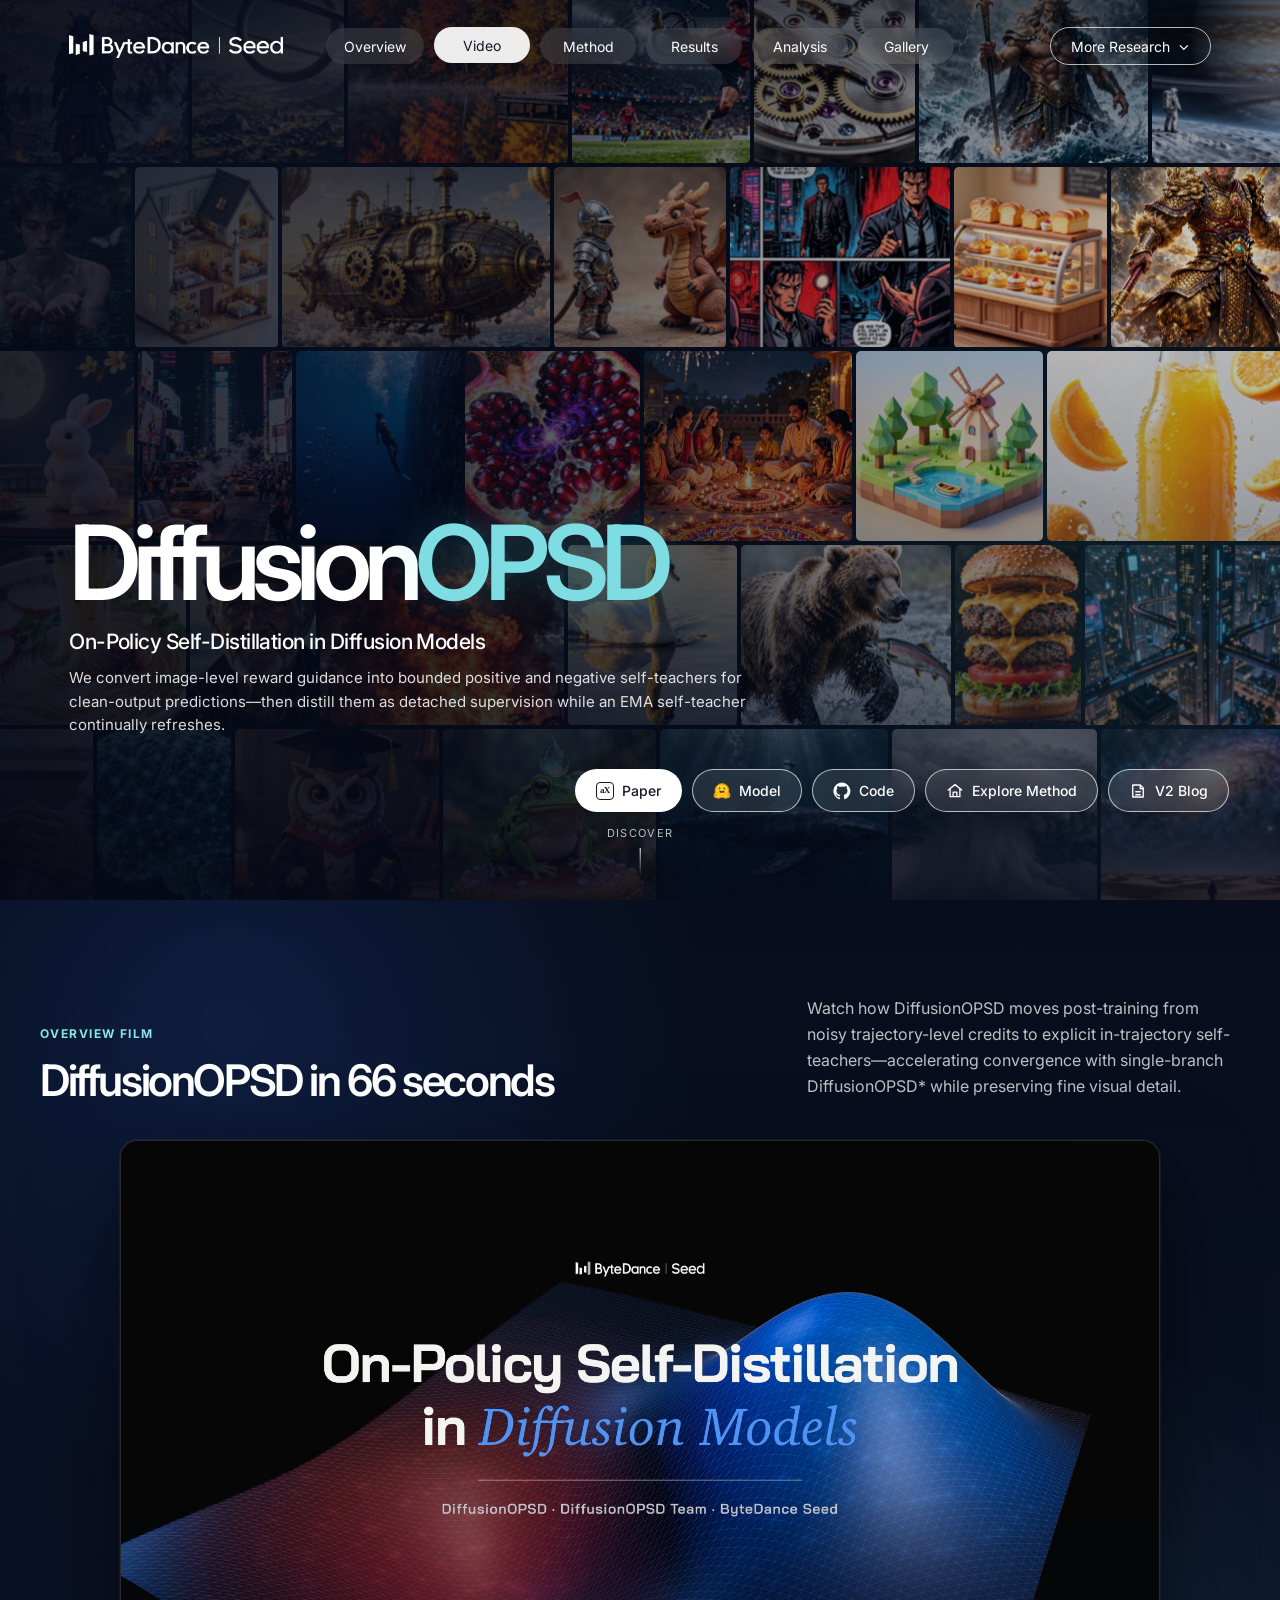
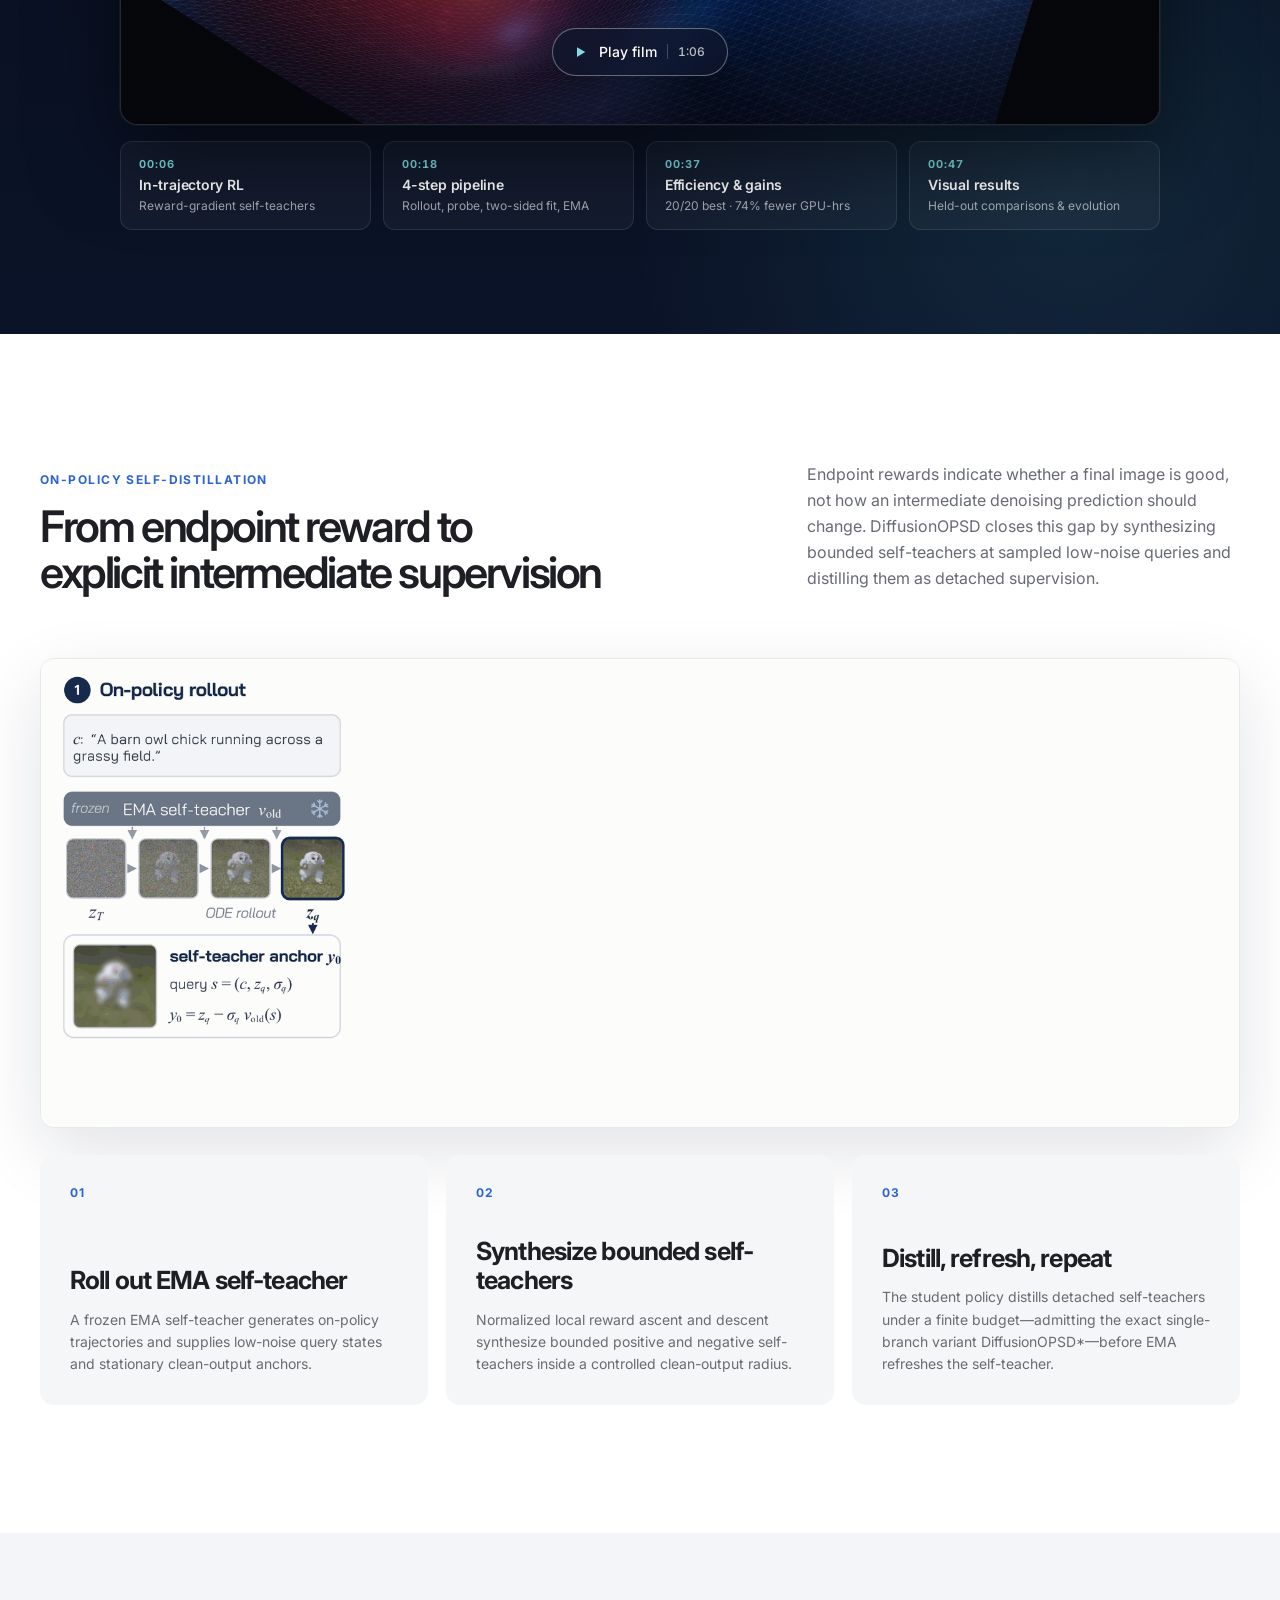
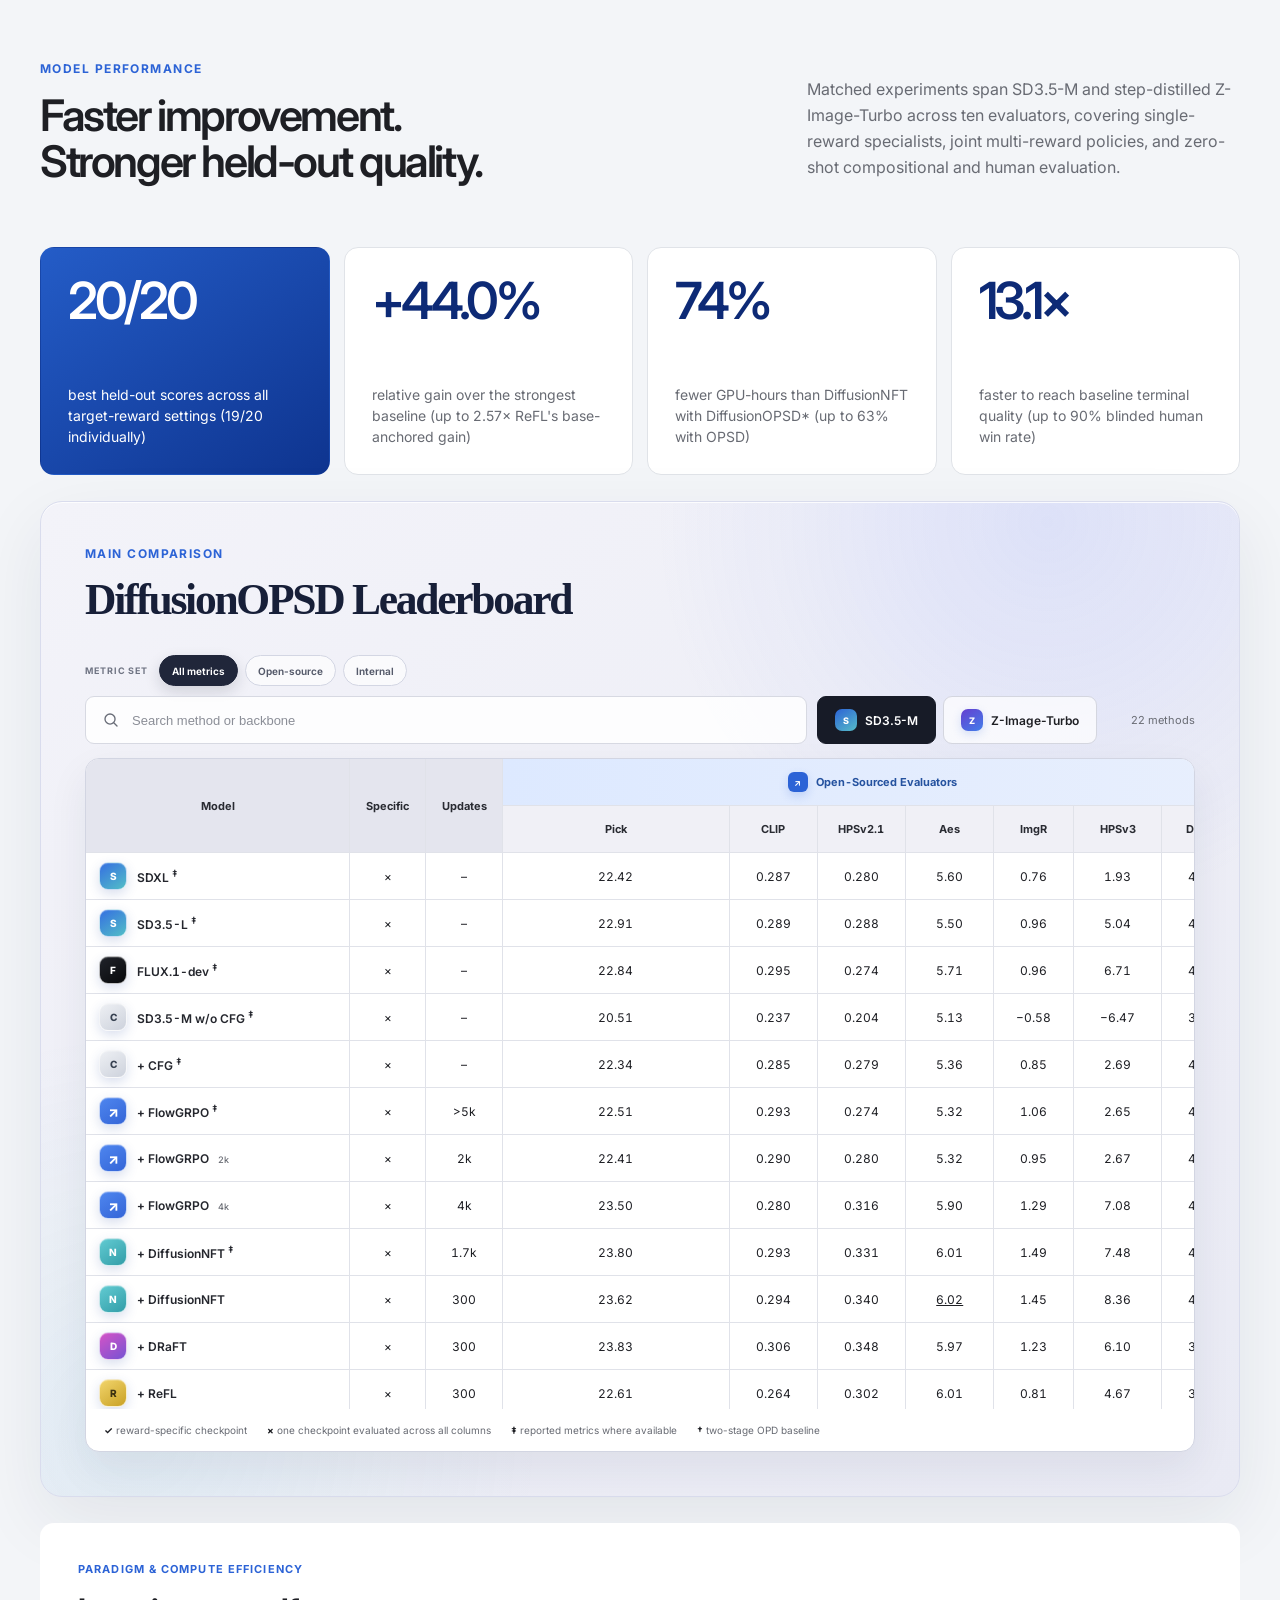
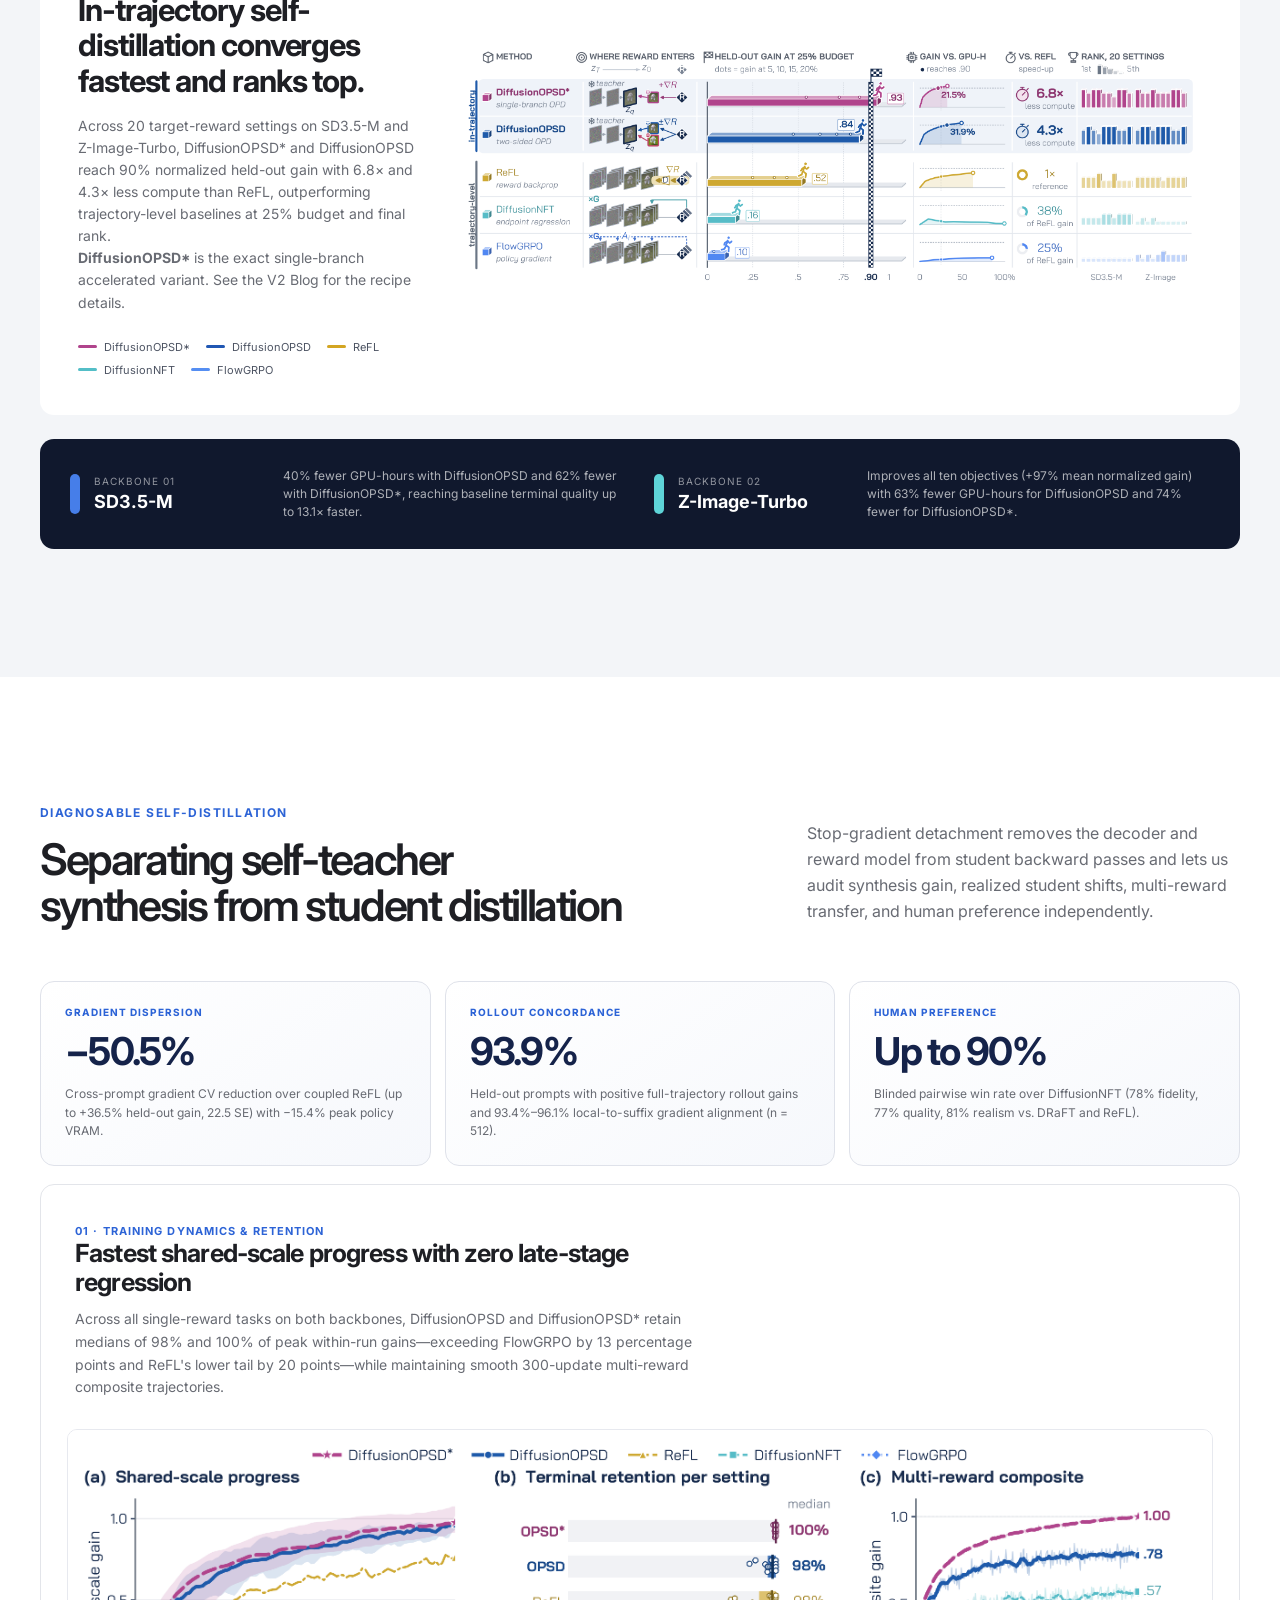
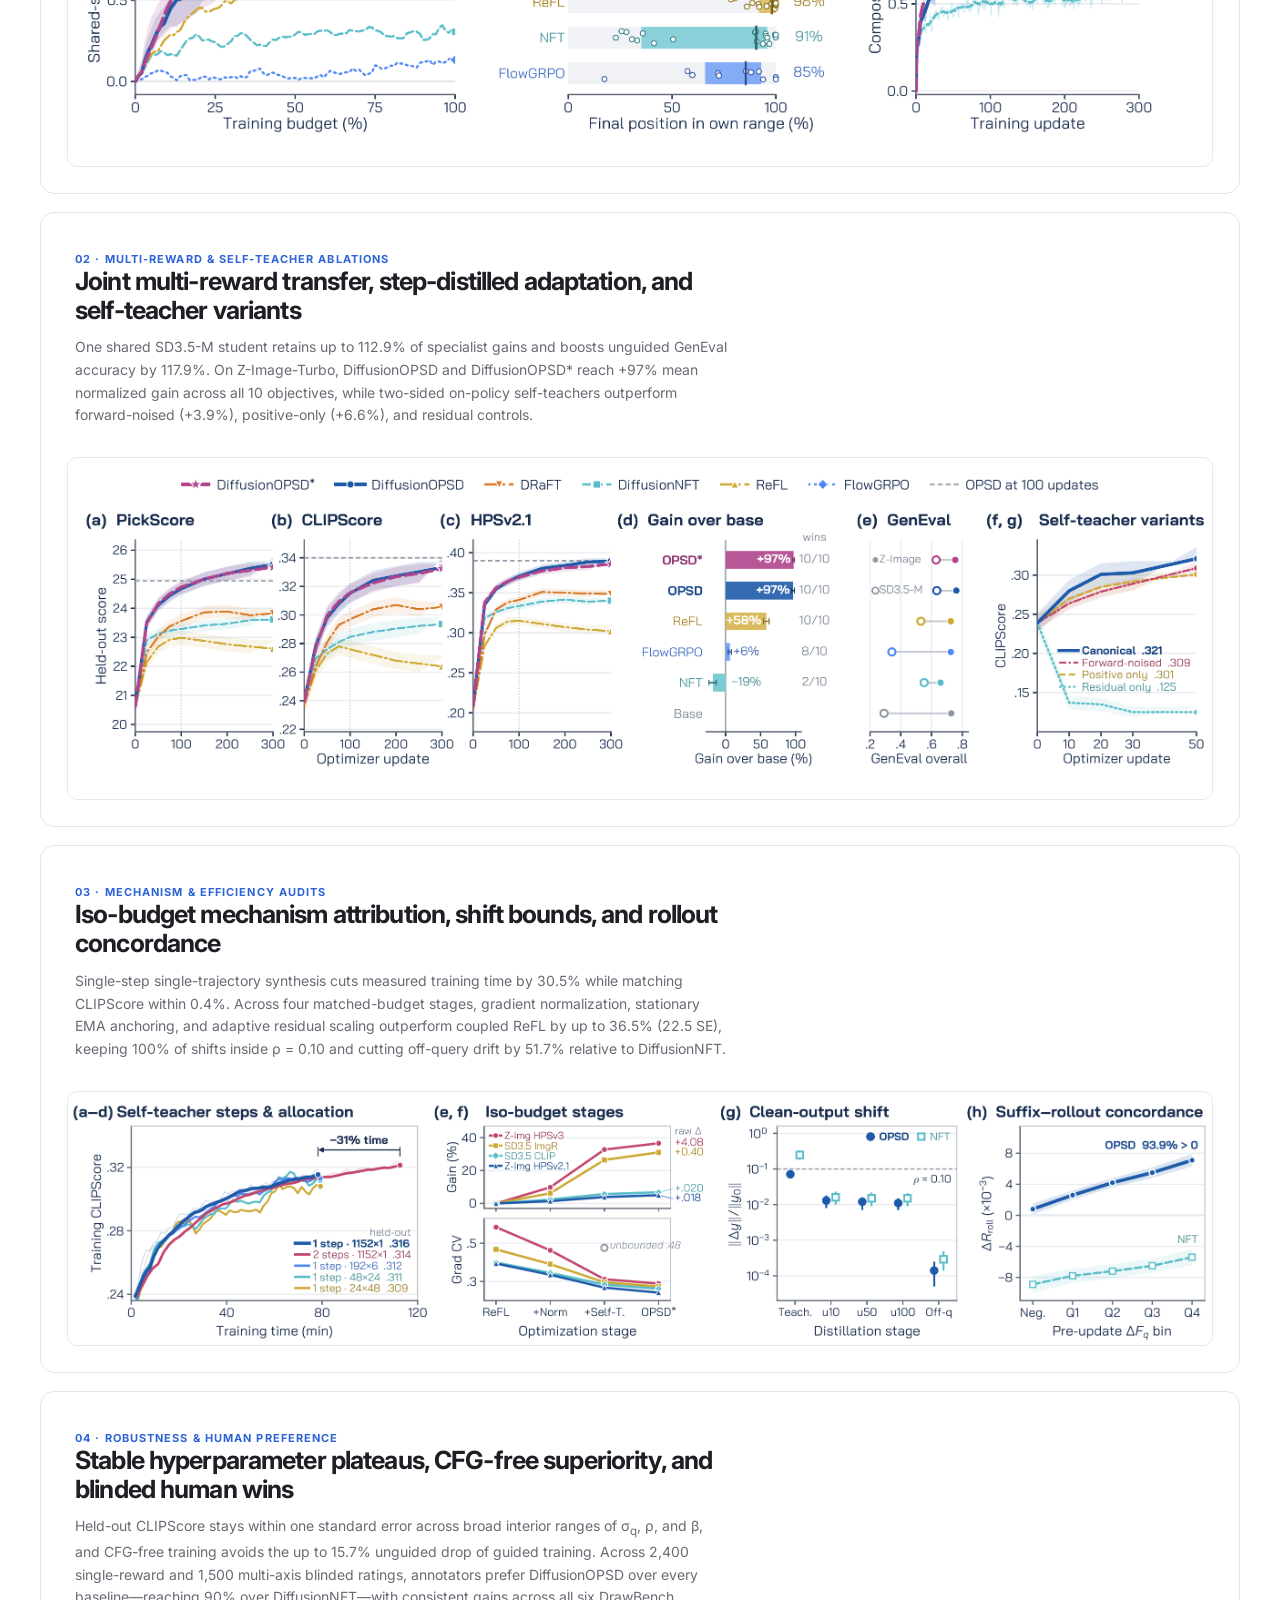
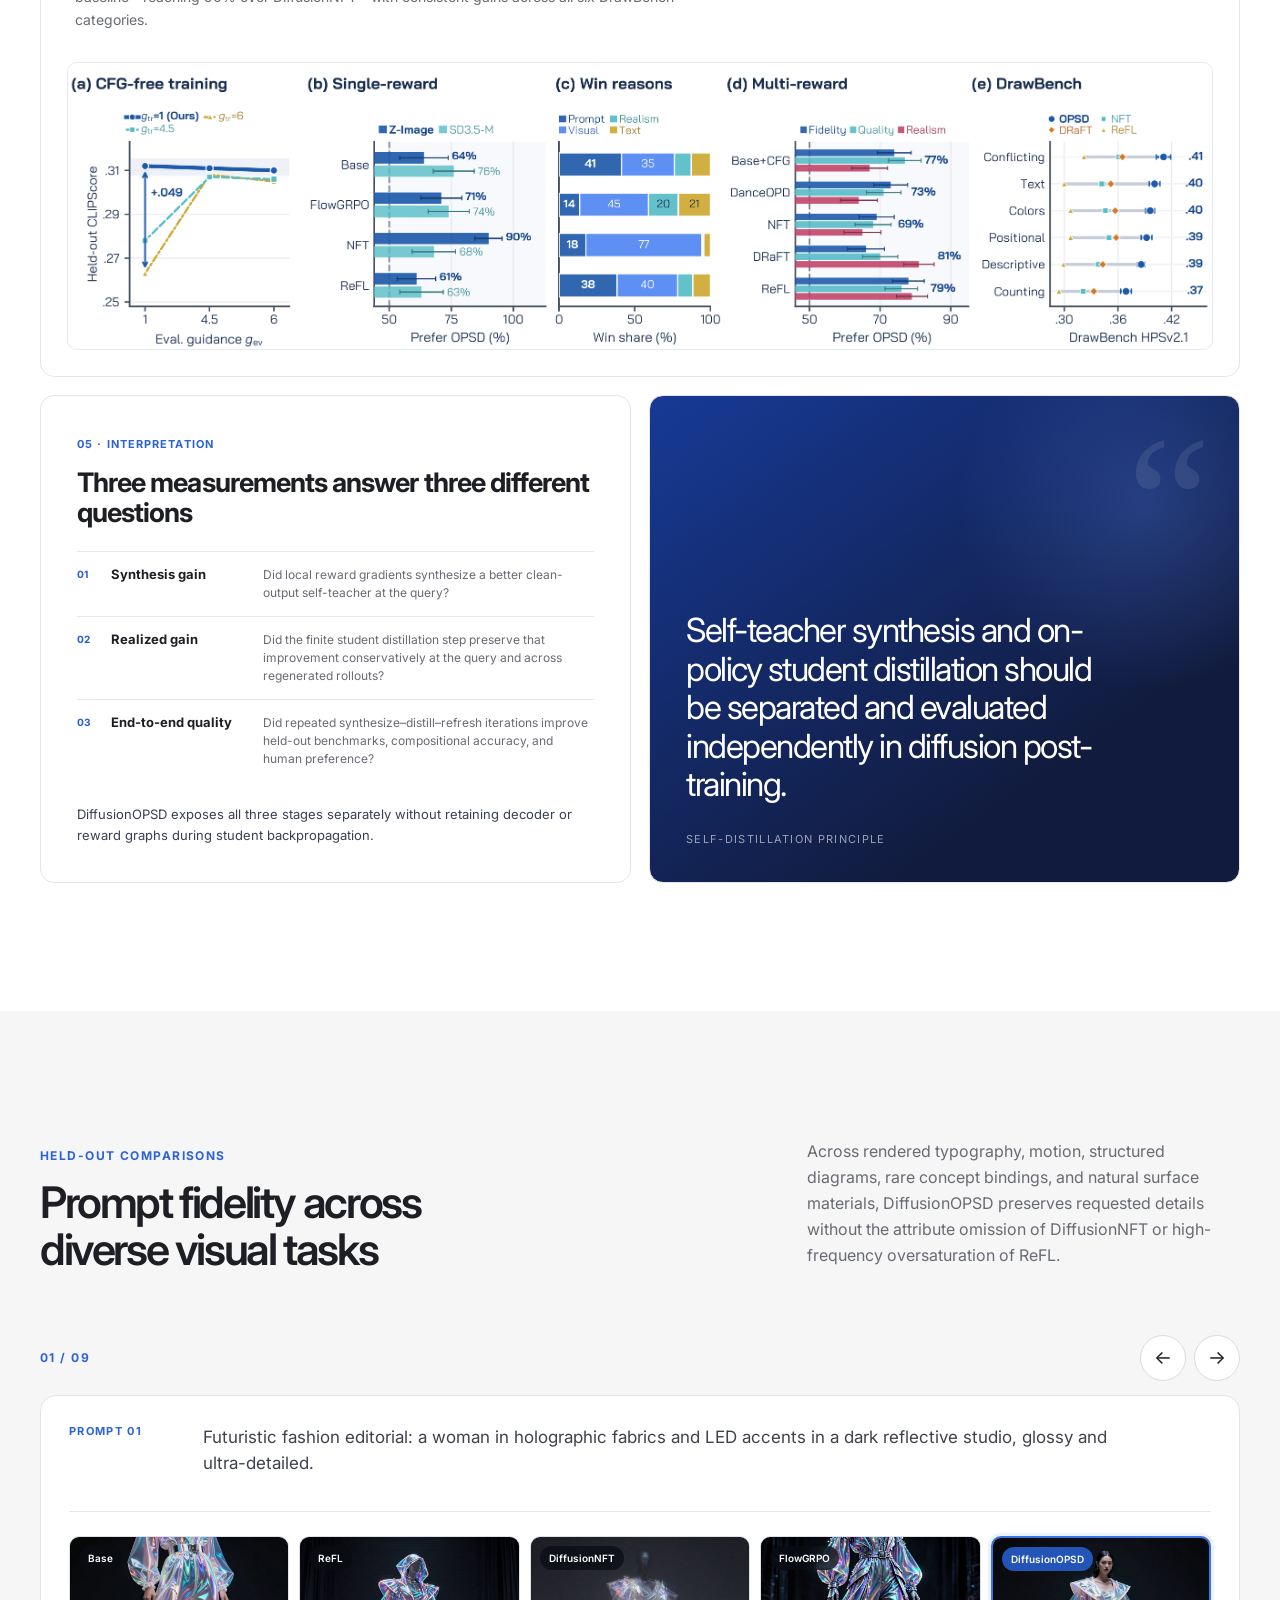
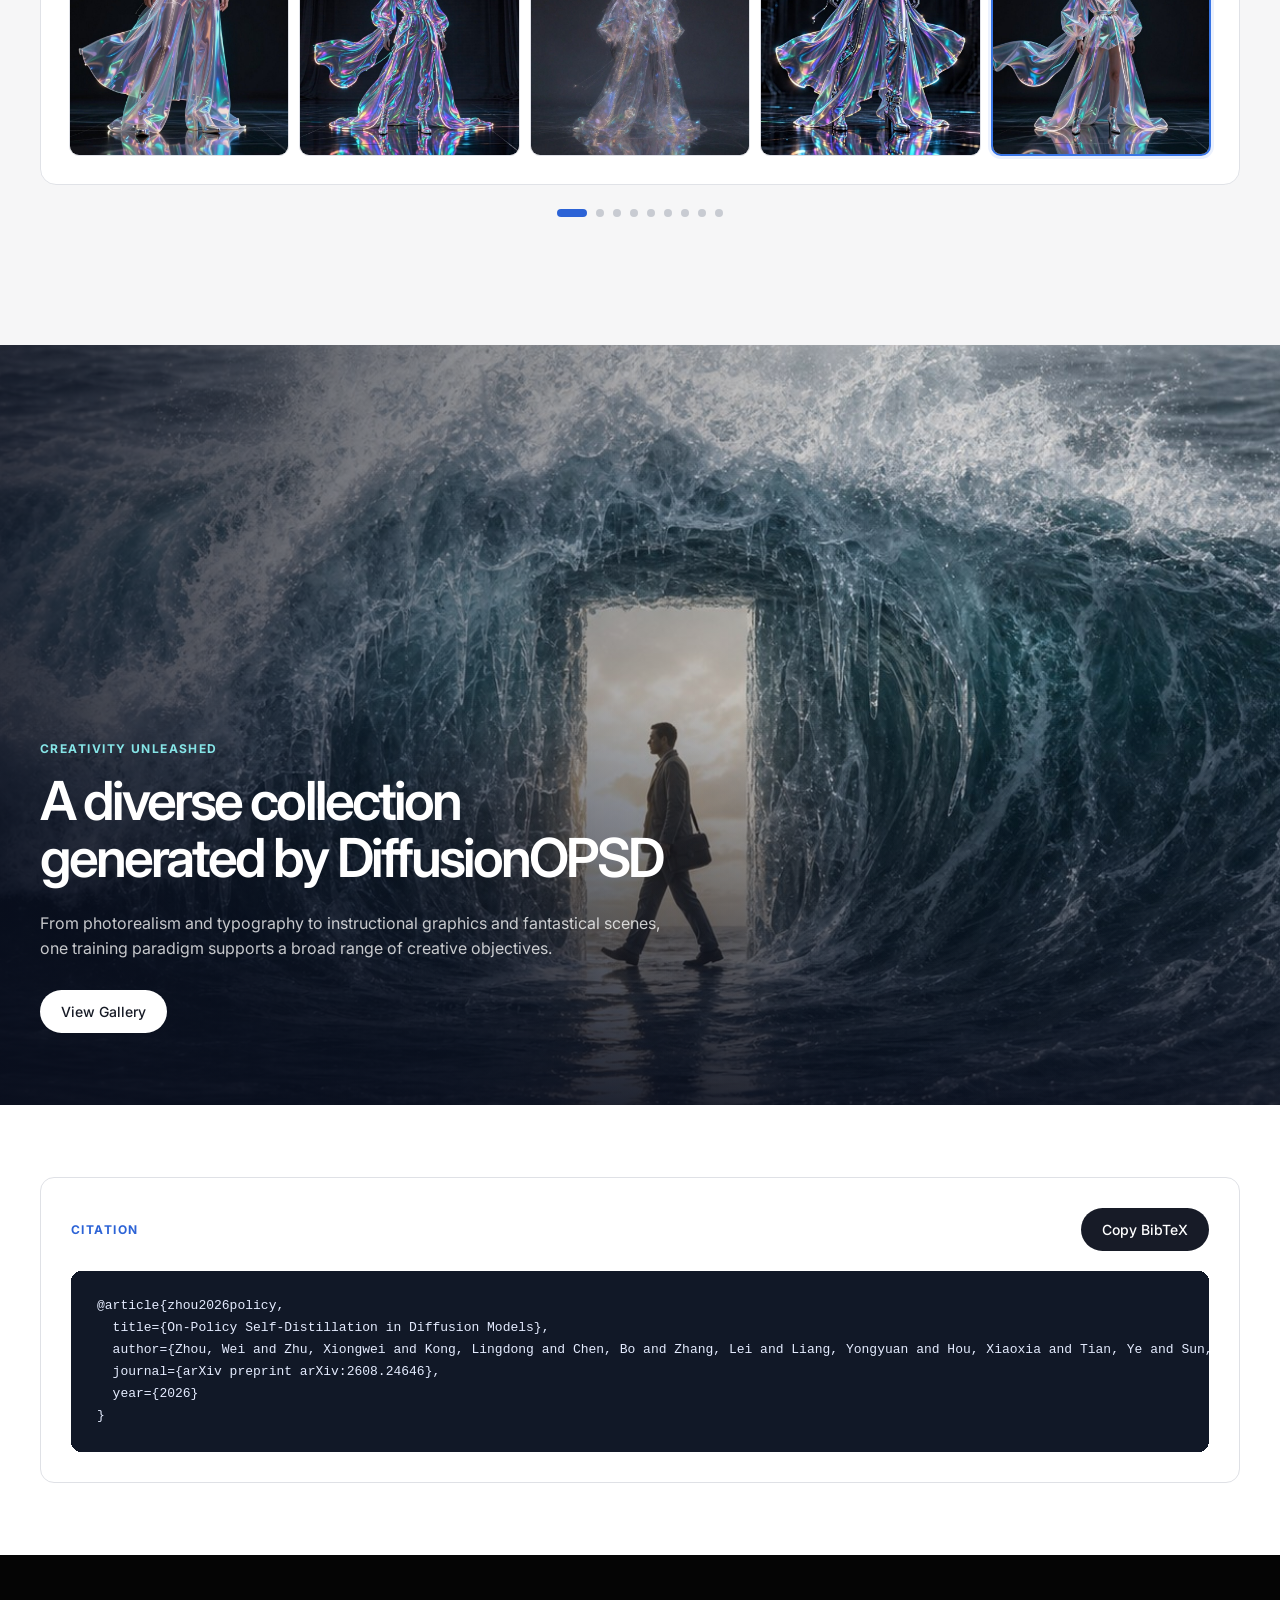
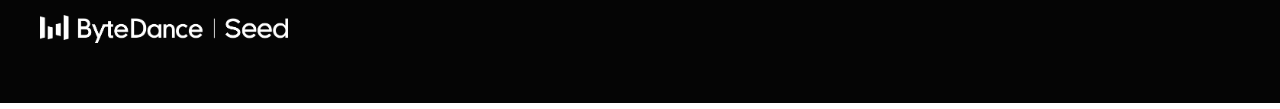
<file: index.html>
<!doctype html>
<html lang="en">
<head>
  <meta charset="utf-8">
  <meta name="viewport" content="width=device-width, initial-scale=1">
  <meta name="theme-color" content="#10182d">
  <meta name="description" content="DiffusionOPSD converts image-level reward guidance into explicit, continually refreshed self-teachers for efficient and diagnosable diffusion post-training.">
  <meta property="og:title" content="DiffusionOPSD — On-Policy Self-Distillation in Diffusion Models">
  <meta property="og:description" content="An on-policy self-distillation framework that converts image-level reward guidance into bounded, continually refreshed self-teachers for diffusion post-training.">
  <meta property="og:type" content="website">
  <meta property="og:image" content="assets/hero.jpg">
  <title>DiffusionOPSD — On-Policy Self-Distillation in Diffusion Models</title>
  <link rel="icon" href="assets/favicon.ico" sizes="any">
  <link rel="icon" href="assets/seed-favicon-32.png" type="image/png" sizes="32x32">
  <link rel="icon" href="assets/seed-favicon-16.png" type="image/png" sizes="16x16">
  <link rel="apple-touch-icon" href="assets/seed-favicon-180.png" sizes="180x180">
  <link rel="preconnect" href="https://fonts.googleapis.com">
  <link rel="preconnect" href="https://fonts.gstatic.com" crossorigin>
  <link href="https://fonts.googleapis.com/css2?family=Inter:wght@400;500;600;700&display=swap" rel="stylesheet">
  <link rel="stylesheet" href="styles.css">
  <link rel="stylesheet" href="blog-entry.css">
</head>
<body>
  <a class="skip-link" href="#main-content">Skip to content</a>

  <header class="site-header" id="site-header">
    <a class="brand" href="#overview" aria-label="DiffusionOPSD home">
      <img src="assets/seed-logo.png" alt="ByteDance Seed" width="214" height="39">
    </a>

    <nav class="desktop-nav" aria-label="Primary navigation">
      <a href="#overview">Overview</a>
      <a href="#video">Video</a>
      <a href="#method">Method</a>
      <a href="#results">Results</a>
      <a href="#analysis">Analysis</a>
      <a href="#gallery">Gallery</a>
    </nav>

    <div class="header-actions">
      <div class="research-menu" id="research-menu">
        <button class="header-paper" id="more-research-button" type="button" aria-expanded="false" aria-controls="research-popover">
          More Research
          <span class="research-chevron" aria-hidden="true">⌄</span>
        </button>
        <div class="research-popover" id="research-popover">
          <a href="https://danceopd.github.io/" target="_blank" rel="noopener">
            <span>
              <strong>DanceOPD</strong>
              <small>OPD for Diffusion</small>
            </span>
            <span aria-hidden="true">↗</span>
          </a>
        </div>
      </div>
      <button class="menu-button" type="button" aria-label="Open navigation" aria-expanded="false" aria-controls="mobile-nav">
        <span></span><span></span>
      </button>
    </div>

    <nav class="mobile-nav" id="mobile-nav" aria-label="Mobile navigation">
      <a href="#overview">Overview</a>
      <a href="#video">Video</a>
      <a href="#method">Method</a>
      <a href="#results">Results</a>
      <a href="#analysis">Analysis</a>
      <a href="#gallery">Gallery</a>
      <details class="mobile-research-menu">
        <summary>More Research</summary>
        <a href="https://danceopd.github.io/" target="_blank" rel="noopener">DanceOPD <span aria-hidden="true">↗</span></a>
      </details>
    </nav>
  </header>

  <main id="main-content">
    <section class="hero" id="overview" aria-labelledby="hero-title">
      <div class="hero-media" aria-hidden="true">
        <div class="hero-mosaic-stage" data-hero-mosaic-stage>
          <div class="hero-mosaic" data-hero-mosaic>
          <div class="hero-mosaic-row" style="--row-size:1.05">
            <span class="hero-tile" style="--w:1.35;--i:0"><img src="assets/hero-mosaic/01.jpg" alt="" decoding="async" fetchpriority="high"></span>
            <span class="hero-tile" style="--w:.9;--i:1"><img src="assets/hero-mosaic/02.jpg" alt="" decoding="async" fetchpriority="high"></span>
            <span class="hero-tile" style="--w:1.3;--i:2"><img src="assets/hero-mosaic/03.jpg" alt="" decoding="async" fetchpriority="high"></span>
            <span class="hero-tile" style="--w:1.05;--i:3"><img src="assets/hero-mosaic/04.jpg" alt="" decoding="async" fetchpriority="high"></span>
            <span class="hero-tile" style="--w:.95;--i:4"><img src="assets/hero-mosaic/05.jpg" alt="" decoding="async" fetchpriority="high"></span>
            <span class="hero-tile" style="--w:1.35;--i:5"><img src="assets/hero-mosaic/06.jpg" alt="" decoding="async" fetchpriority="high"></span>
            <span class="hero-tile" style="--w:1;--i:6"><img src="assets/hero-mosaic/07.jpg" alt="" decoding="async" fetchpriority="high"></span>
          </div>
          <div class="hero-mosaic-row" style="--row-size:1">
            <span class="hero-tile" style="--w:.9;--i:7"><img src="assets/hero-mosaic/08.jpg" alt="" decoding="async"></span>
            <span class="hero-tile" style="--w:.75;--i:8"><img src="assets/hero-mosaic/09.jpg" alt="" decoding="async"></span>
            <span class="hero-tile" style="--w:1.4;--i:9"><img src="assets/hero-mosaic/10.jpg" alt="" decoding="async"></span>
            <span class="hero-tile" style="--w:.9;--i:10"><img src="assets/hero-mosaic/11.jpg" alt="" decoding="async"></span>
            <span class="hero-tile" style="--w:1.15;--i:11"><img src="assets/hero-mosaic/12.jpg" alt="" decoding="async"></span>
            <span class="hero-tile" style="--w:.8;--i:12"><img src="assets/hero-mosaic/13.jpg" alt="" decoding="async"></span>
            <span class="hero-tile" style="--w:1.1;--i:13"><img src="assets/hero-mosaic/14.jpg" alt="" decoding="async"></span>
          </div>
          <div class="hero-mosaic-row" style="--row-size:1.05">
            <span class="hero-tile" style="--w:.8;--i:14"><img src="assets/hero-mosaic/15.jpg" alt="" decoding="async"></span>
            <span class="hero-tile" style="--w:.7;--i:15"><img src="assets/hero-mosaic/16.jpg" alt="" decoding="async"></span>
            <span class="hero-tile" style="--w:.75;--i:16"><img src="assets/hero-mosaic/17.jpg" alt="" decoding="async"></span>
            <span class="hero-tile" style="--w:.8;--i:17"><img src="assets/hero-mosaic/18.jpg" alt="" decoding="async"></span>
            <span class="hero-tile" style="--w:.95;--i:18"><img src="assets/hero-mosaic/19.jpg" alt="" decoding="async"></span>
            <span class="hero-tile" style="--w:.85;--i:19"><img src="assets/hero-mosaic/20.jpg" alt="" decoding="async"></span>
            <span class="hero-tile" style="--w:1.25;--i:20"><img src="assets/hero-mosaic/21.jpg" alt="" decoding="async"></span>
          </div>
          <div class="hero-mosaic-row" style="--row-size:1">
            <span class="hero-tile" style="--w:1.35;--i:21"><img src="assets/hero-mosaic/22.jpg" alt="" decoding="async"></span>
            <span class="hero-tile" style="--w:.75;--i:22"><img src="assets/hero-mosaic/23.jpg" alt="" decoding="async"></span>
            <span class="hero-tile" style="--w:1.45;--i:23"><img src="assets/hero-mosaic/24.jpg" alt="" decoding="async"></span>
            <span class="hero-tile" style="--w:1;--i:24"><img src="assets/hero-mosaic/25.jpg" alt="" decoding="async"></span>
            <span class="hero-tile" style="--w:1.25;--i:25"><img src="assets/hero-mosaic/26.jpg" alt="" decoding="async"></span>
            <span class="hero-tile" style="--w:.75;--i:26"><img src="assets/hero-mosaic/27.jpg" alt="" decoding="async"></span>
            <span class="hero-tile" style="--w:1.4;--i:27"><img src="assets/hero-mosaic/28.jpg" alt="" decoding="async"></span>
          </div>
          <div class="hero-mosaic-row" style="--row-size:1.1">
            <span class="hero-tile" style="--w:.85;--i:28"><img src="assets/hero-mosaic/29.jpg" alt="" decoding="async"></span>
            <span class="hero-tile" style="--w:.85;--i:29"><img src="assets/hero-mosaic/30.jpg" alt="" decoding="async"></span>
            <span class="hero-tile" style="--w:1.3;--i:30"><img src="assets/hero-mosaic/31.jpg" alt="" decoding="async"></span>
            <span class="hero-tile" style="--w:1.35;--i:31"><img src="assets/hero-mosaic/32.jpg" alt="" decoding="async"></span>
            <span class="hero-tile" style="--w:1.45;--i:32"><img src="assets/hero-mosaic/33.jpg" alt="" decoding="async"></span>
            <span class="hero-tile" style="--w:1.3;--i:33"><img src="assets/hero-mosaic/34.jpg" alt="" decoding="async"></span>
            <span class="hero-tile" style="--w:1.4;--i:34"><img src="assets/hero-mosaic/35.jpg" alt="" decoding="async"></span>
          </div>
          </div>
        </div>
      </div>
      <div class="hero-overlay" aria-hidden="true"></div>

      <div class="hero-copy">
        <h1 id="hero-title"><span>Diffusion</span><span class="title-accent">OPSD</span></h1>
        <p class="hero-subtitle">On-Policy Self-Distillation in Diffusion Models</p>
        <p class="hero-description">
          We convert image-level reward guidance into bounded positive and negative self-teachers for clean-output predictions—then distill them as detached supervision while an EMA self-teacher continually refreshes.
        </p>
      </div>

      <div class="hero-buttons" aria-label="Research links">
        <a class="button button-solid" href="https://arxiv.org/pdf/2608.24646" target="_blank" rel="noopener">
          <span class="button-icon arxiv-mark" aria-hidden="true">aX</span>
          <span>Paper</span>
        </a>
        <a class="button button-glass" href="https://huggingface.co/WeiChow/DiffusionOPSD" target="_blank" rel="noopener">
          <img class="button-icon" src="assets/huggingface-logo.svg" alt="" aria-hidden="true" width="18" height="18">
          <span>Model</span>
        </a>
        <a class="button button-glass" href="https://github.com/worldbench/DiffusionOPSD" target="_blank" rel="noopener">
          <svg class="button-icon" aria-hidden="true" viewBox="0 0 24 24"><path fill="currentColor" d="M12 .7a11.5 11.5 0 0 0-3.64 22.4c.58.1.79-.25.79-.56v-2.23c-3.22.7-3.9-1.37-3.9-1.37-.52-1.34-1.28-1.7-1.28-1.7-1.05-.72.08-.7.08-.7 1.16.08 1.77 1.19 1.77 1.19 1.03 1.77 2.7 1.26 3.36.96.1-.75.4-1.26.73-1.55-2.57-.3-5.27-1.29-5.27-5.68 0-1.26.45-2.28 1.19-3.09-.12-.29-.52-1.46.11-3.05 0 0 .97-.31 3.16 1.18a10.93 10.93 0 0 1 5.76 0c2.2-1.49 3.16-1.18 3.16-1.18.63 1.59.23 2.76.11 3.05.74.81 1.19 1.83 1.19 3.09 0 4.4-2.71 5.38-5.29 5.67.42.36.78 1.06.78 2.14v3.17c0 .31.21.67.8.56A11.5 11.5 0 0 0 12 .7Z"/></svg>
          <span>Code</span>
        </a>
        <a class="button button-glass" href="#method">
          <svg class="button-icon" aria-hidden="true" viewBox="0 0 24 24"><path fill="none" stroke="currentColor" stroke-width="1.8" stroke-linecap="round" stroke-linejoin="round" d="m3 10.7 9-7.2 9 7.2M5.5 9.2v10.3h13V9.2M9.5 19.5v-6h5v6"/></svg>
          <span>Explore Method</span>
        </a>
        <a class="button button-glass" href="blog/v2/">
          <svg class="button-icon" aria-hidden="true" viewBox="0 0 24 24"><path fill="none" stroke="currentColor" stroke-width="1.8" stroke-linecap="round" stroke-linejoin="round" d="M5 4h10l4 4v12H5V4Zm10 0v5h4M9 13h6M9 17h6"/></svg>
          <span>V2 Blog</span>
        </a>
      </div>

      <a class="scroll-cue" href="#video" aria-label="Scroll to overview video">
        <span>Discover</span>
        <span class="scroll-line"></span>
      </a>
    </section>

    <section class="section video-section" id="video" aria-labelledby="video-title">
      <div class="section-inner">
        <div class="section-heading reveal">
          <div>
            <p class="kicker light">Overview film</p>
            <h2 id="video-title">DiffusionOPSD in 66 seconds</h2>
          </div>
          <p>
            Watch how DiffusionOPSD moves post-training from noisy trajectory-level credits to explicit in-trajectory self-teachers—accelerating convergence with single-branch DiffusionOPSD* while preserving fine visual detail.
          </p>
        </div>

        <div class="video-stage reveal" data-video-stage>
          <div class="video-frame">
            <video
              id="overview-video"
              class="overview-video"
              controls
              playsinline
              preload="metadata"
              poster="assets/diffusionopsd-editorial-poster.jpg"
              width="1920"
              height="1080"
            >
              <source src="assets/diffusionopsd-editorial.mp4" type="video/mp4">
              Your browser does not support HTML5 video. <a href="assets/diffusionopsd-editorial.mp4">Download the overview video (MP4)</a>.
            </video>
            <button class="video-play-overlay" type="button" data-video-play aria-label="Play DiffusionOPSD overview video">
              <span class="video-play-pill">
                <svg viewBox="0 0 24 24" aria-hidden="true"><path fill="currentColor" d="M8 5.5v13l11-6.5-11-6.5Z"/></svg>
                <span data-video-play-label>Play film</span>
                <span class="video-play-duration">1:06</span>
              </span>
            </button>
          </div>

          <div class="video-chapters" role="group" aria-label="Video chapters">
            <button class="video-chapter" type="button" data-video-seek="6">
              <span class="video-chapter-time">00:06</span>
              <strong>In-trajectory RL</strong>
              <small>Reward-gradient self-teachers</small>
            </button>
            <button class="video-chapter" type="button" data-video-seek="18">
              <span class="video-chapter-time">00:18</span>
              <strong>4-step pipeline</strong>
              <small>Rollout, probe, two-sided fit, EMA</small>
            </button>
            <button class="video-chapter" type="button" data-video-seek="37">
              <span class="video-chapter-time">00:37</span>
              <strong>Efficiency &amp; gains</strong>
              <small>20/20 best · 74% fewer GPU-hrs</small>
            </button>
            <button class="video-chapter" type="button" data-video-seek="47">
              <span class="video-chapter-time">00:47</span>
              <strong>Visual results</strong>
              <small>Held-out comparisons &amp; evolution</small>
            </button>
          </div>
        </div>
      </div>
    </section>

    <section class="section intro-section" id="method" aria-labelledby="method-title">
      <div class="section-inner">
        <div class="section-heading reveal">
          <div>
            <p class="kicker">On-policy self-distillation</p>
            <h2 id="method-title">From endpoint reward to explicit intermediate supervision</h2>
          </div>
          <p>
            Endpoint rewards indicate whether a final image is good, not how an intermediate denoising prediction should change. DiffusionOPSD closes this gap by synthesizing bounded self-teachers at sampled low-noise queries and distilling them as detached supervision.
          </p>
        </div>

        <button class="figure-button reveal" type="button" data-lightbox="assets/method-overview.png" data-caption="DiffusionOPSD overview: EMA self-teacher rollout and anchor collection, bounded local reward-gradient self-teacher synthesis, detached two-sided student distillation, and online EMA self-teacher refresh.">
          <img src="assets/method-overview-animated.gif" alt="Animated DiffusionOPSD framework overview assembled stage by stage along the training loop" width="1920" height="750">
          <span class="expand-label">Expand final figure <span aria-hidden="true">↗</span></span>
        </button>

        <div class="stage-grid">
          <article class="stage-card reveal">
            <span class="stage-number">01</span>
            <h3>Roll out EMA self-teacher</h3>
            <p>A frozen EMA self-teacher generates on-policy trajectories and supplies low-noise query states and stationary clean-output anchors.</p>
          </article>
          <article class="stage-card reveal">
            <span class="stage-number">02</span>
            <h3>Synthesize bounded self-teachers</h3>
            <p>Normalized local reward ascent and descent synthesize bounded positive and negative self-teachers inside a controlled clean-output radius.</p>
          </article>
          <article class="stage-card reveal">
            <span class="stage-number">03</span>
            <h3>Distill, refresh, repeat</h3>
            <p>The student policy distills detached self-teachers under a finite budget—admitting the exact single-branch variant DiffusionOPSD*—before EMA refreshes the self-teacher.</p>
          </article>
        </div>
      </div>
    </section>

    <section class="section results-section" id="results" aria-labelledby="results-title">
      <div class="section-inner">
        <div class="section-heading reveal">
          <div>
            <p class="kicker">Model performance</p>
            <h2 id="results-title">Faster improvement. Stronger held-out quality.</h2>
          </div>
          <p>
            Matched experiments span SD3.5-M and step-distilled Z-Image-Turbo across ten evaluators, covering single-reward specialists, joint multi-reward policies, and zero-shot compositional and human evaluation.
          </p>
        </div>

        <div class="stat-grid reveal" aria-label="Headline results">
          <article class="stat-card stat-primary">
            <strong><span class="count-up" data-target="20">0</span><span>/20</span></strong>
            <p>best held-out scores across all target-reward settings (19/20 individually)</p>
          </article>
          <article class="stat-card">
            <strong>+<span class="count-up" data-target="44">0</span><span>.0%</span></strong>
            <p>relative gain over the strongest baseline (up to 2.57× ReFL's base-anchored gain)</p>
          </article>
          <article class="stat-card">
            <strong><span class="count-up" data-target="74">0</span><span>%</span></strong>
            <p>fewer GPU-hours than DiffusionNFT with DiffusionOPSD* (up to 63% with OPSD)</p>
          </article>
          <article class="stat-card">
            <strong><span class="count-up" data-target="13">0</span><span>.1×</span></strong>
            <p>faster to reach baseline terminal quality (up to 90% blinded human win rate)</p>
          </article>
        </div>

        <div class="leaderboard-block reveal" id="leaderboard" aria-labelledby="leaderboard-title">
          <div class="leaderboard-heading">
            <div>
              <p class="kicker">Main comparison</p>
              <h3 id="leaderboard-title">DiffusionOPSD Leaderboard</h3>
            </div>
          </div>

          <div class="leaderboard-metric-switch" aria-label="Metric group">
            <span>Metric set</span>
            <button type="button" class="metric-chip active" data-metric-group="all" aria-pressed="true">All metrics</button>
            <button type="button" class="metric-chip" data-metric-group="open" aria-pressed="false">Open-source</button>
            <button type="button" class="metric-chip" data-metric-group="internal" aria-pressed="false">Internal</button>
          </div>

          <div class="leaderboard-toolbar">
            <label class="leaderboard-search">
              <svg aria-hidden="true" viewBox="0 0 24 24"><circle cx="10.7" cy="10.7" r="6.7"/><path d="m16 16 4 4"/></svg>
              <span class="visually-hidden">Search methods</span>
              <input id="leaderboard-search" type="search" placeholder="Search method or backbone" autocomplete="off">
            </label>
            <div class="leaderboard-tabs" aria-label="Backbone filter">
              <button type="button" class="leaderboard-tab active" data-backbone-filter="sd35" aria-pressed="true"><span class="tab-icon tab-icon-sd" aria-hidden="true">S</span>SD3.5-M</button>
              <button type="button" class="leaderboard-tab" data-backbone-filter="zimage" aria-pressed="false"><span class="tab-icon tab-icon-z" aria-hidden="true">Z</span>Z-Image-Turbo</button>
            </div>
            <span class="leaderboard-summary" id="leaderboard-summary" aria-live="polite">22 methods</span>
          </div>

          <div class="leaderboard-panel">
            <div class="leaderboard-table-scroll" tabindex="0" aria-label="Scrollable main comparison table">
              <table class="leaderboard-table">
                <caption>Held-out evaluator scores from Table 1 of the DiffusionOPSD paper. Higher is better.</caption>
                <thead>
                  <tr>
                    <th rowspan="2" scope="col">Model</th>
                    <th rowspan="2" scope="col">Specific</th>
                    <th rowspan="2" scope="col">Updates</th>
                    <th class="metric-group-open" colspan="7" scope="colgroup"><span class="metric-heading-icon metric-heading-open" aria-hidden="true">↗</span>Open-Sourced Evaluators</th>
                    <th class="metric-group-internal" colspan="3" scope="colgroup"><span class="metric-heading-icon metric-heading-internal" aria-hidden="true">◆</span>Internal Evaluators</th>
                  </tr>
                  <tr>
                    <th scope="col">Pick</th>
                    <th scope="col">CLIP</th>
                    <th scope="col">HPSv2.1</th>
                    <th scope="col">Aes</th>
                    <th scope="col">ImgR</th>
                    <th scope="col">HPSv3</th>
                    <th scope="col">DeQA</th>
                    <th scope="col">AltCLIP</th>
                    <th scope="col">Point</th>
                    <th scope="col">Pair</th>
                  </tr>
                </thead>
                <tbody>
                  <tr data-main-table-row data-backbone="sd35" data-search="sdxl reported reference">
                    <th scope="row"><span class="model-lockup"><span class="model-icon model-icon-sd" aria-hidden="true">S</span><span class="model-copy">SDXL <sup>‡</sup></span></span></th><td>×</td><td>–</td><td>22.42</td><td>0.287</td><td>0.280</td><td>5.60</td><td>0.76</td><td>1.93</td><td>4.17</td><td>0.366</td><td>0.089</td><td>0.168</td>
                  </tr>
                  <tr data-main-table-row data-backbone="sd35" data-search="sd3.5-l reported reference">
                    <th scope="row"><span class="model-lockup"><span class="model-icon model-icon-sd" aria-hidden="true">S</span><span class="model-copy">SD3.5-L <sup>‡</sup></span></span></th><td>×</td><td>–</td><td>22.91</td><td>0.289</td><td>0.288</td><td>5.50</td><td>0.96</td><td>5.04</td><td>4.26</td><td>0.393</td><td>0.171</td><td>0.361</td>
                  </tr>
                  <tr data-main-table-row data-backbone="sd35" data-search="flux.1-dev reported reference">
                    <th scope="row"><span class="model-lockup"><span class="model-icon model-icon-flux" aria-hidden="true">F</span><span class="model-copy">FLUX.1-dev <sup>‡</sup></span></span></th><td>×</td><td>–</td><td>22.84</td><td>0.295</td><td>0.274</td><td>5.71</td><td>0.96</td><td>6.71</td><td>4.41</td><td>0.376</td><td>0.179</td><td>0.323</td>
                  </tr>
                  <tr data-main-table-row data-backbone="sd35" data-search="sd3.5-m without cfg base">
                    <th scope="row"><span class="model-lockup"><span class="model-icon model-icon-cfg" aria-hidden="true">C</span><span class="model-copy">SD3.5-M w/o CFG <sup>‡</sup></span></span></th><td>×</td><td>–</td><td>20.51</td><td>0.237</td><td>0.204</td><td>5.13</td><td>−0.58</td><td>−6.47</td><td>3.30</td><td>0.276</td><td>0.026</td><td>0.069</td>
                  </tr>
                  <tr data-main-table-row data-backbone="sd35" data-search="cfg base">
                    <th scope="row"><span class="model-lockup"><span class="model-icon model-icon-cfg" aria-hidden="true">C</span><span class="model-copy">+ CFG <sup>‡</sup></span></span></th><td>×</td><td>–</td><td>22.34</td><td>0.285</td><td>0.279</td><td>5.36</td><td>0.85</td><td>2.69</td><td>4.04</td><td>0.380</td><td>0.136</td><td>0.290</td>
                  </tr>
                  <tr data-main-table-row data-backbone="sd35" data-search="flowgrpo reported 5k">
                    <th scope="row"><span class="model-lockup"><span class="model-icon model-icon-flow" aria-hidden="true">↗</span><span class="model-copy">+ FlowGRPO <sup>‡</sup></span></span></th><td>×</td><td>&gt;5k</td><td>22.51</td><td>0.293</td><td>0.274</td><td>5.32</td><td>1.06</td><td>2.65</td><td>4.01</td><td>0.393</td><td>0.181</td><td>0.388</td>
                  </tr>
                  <tr data-main-table-row data-backbone="sd35" data-search="flowgrpo 2k">
                    <th scope="row"><span class="model-lockup"><span class="model-icon model-icon-flow" aria-hidden="true">↗</span><span class="model-copy">+ FlowGRPO <small>2k</small></span></span></th><td>×</td><td>2k</td><td>22.41</td><td>0.290</td><td>0.280</td><td>5.32</td><td>0.95</td><td>2.67</td><td>4.06</td><td>0.387</td><td>0.151</td><td>0.314</td>
                  </tr>
                  <tr data-main-table-row data-backbone="sd35" data-search="flowgrpo 4k">
                    <th scope="row"><span class="model-lockup"><span class="model-icon model-icon-flow" aria-hidden="true">↗</span><span class="model-copy">+ FlowGRPO <small>4k</small></span></span></th><td>×</td><td>4k</td><td>23.50</td><td>0.280</td><td>0.316</td><td>5.90</td><td>1.29</td><td>7.08</td><td>4.15</td><td>0.397</td><td>0.162</td><td>0.325</td>
                  </tr>
                  <tr data-main-table-row data-backbone="sd35" data-search="diffusionnft reported 1.7k">
                    <th scope="row"><span class="model-lockup"><span class="model-icon model-icon-nft" aria-hidden="true">N</span><span class="model-copy">+ DiffusionNFT <sup>‡</sup></span></span></th><td>×</td><td>1.7k</td><td>23.80</td><td>0.293</td><td>0.331</td><td>6.01</td><td>1.49</td><td>7.48</td><td>4.34</td><td>0.398</td><td>0.111</td><td>0.296</td>
                  </tr>
                  <tr data-main-table-row data-backbone="sd35" data-search="diffusionnft joint multi reward 300">
                    <th scope="row"><span class="model-lockup"><span class="model-icon model-icon-nft" aria-hidden="true">N</span><span class="model-copy">+ DiffusionNFT</span></span></th><td>×</td><td>300</td><td>23.62</td><td>0.294</td><td>0.340</td><td><u>6.02</u></td><td>1.45</td><td>8.36</td><td>4.32</td><td>0.397</td><td>0.150</td><td>0.294</td>
                  </tr>
                  <tr data-main-table-row data-backbone="sd35" data-search="draft joint multi reward 300">
                    <th scope="row"><span class="model-lockup"><span class="model-icon model-icon-dance" aria-hidden="true">D</span><span class="model-copy">+ DRaFT</span></span></th><td>×</td><td>300</td><td>23.83</td><td>0.306</td><td>0.348</td><td>5.97</td><td>1.23</td><td>6.10</td><td>3.24</td><td>0.374</td><td>0.123</td><td>0.247</td>
                  </tr>
                  <tr data-main-table-row data-backbone="sd35" data-search="refl joint multi reward 300">
                    <th scope="row"><span class="model-lockup"><span class="model-icon model-icon-refl" aria-hidden="true">R</span><span class="model-copy">+ ReFL</span></span></th><td>×</td><td>300</td><td>22.61</td><td>0.264</td><td>0.302</td><td>6.01</td><td>0.81</td><td>4.67</td><td>3.57</td><td>0.343</td><td>0.090</td><td>0.176</td>
                  </tr>
                  <tr class="leaderboard-row-ours" data-main-table-row data-backbone="sd35" data-search="diffusionopsd joint multi reward 300 ours">
                    <th scope="row"><span class="model-lockup"><span class="model-icon model-icon-opsd" aria-hidden="true">O</span><span class="model-copy">+ DiffusionOPSD <small>joint</small></span><span class="ours-pill">ours</span></span></th><td>×</td><td>300</td><td class="score-best">25.51</td><td class="score-best">0.333</td><td class="score-best">0.389</td><td class="score-best">6.03</td><td><u>1.51</u></td><td><u>12.75</u></td><td class="score-best">4.40</td><td><u>0.399</u></td><td><u>0.170</u></td><td><u>0.345</u></td>
                  </tr>
                  <tr class="leaderboard-row-ours" data-main-table-row data-backbone="sd35" data-search="diffusionopsd* joint multi reward 300">
                    <th scope="row"><span class="model-lockup"><span class="model-icon model-icon-opsd" aria-hidden="true">O</span><span class="model-copy">+ DiffusionOPSD* <small>joint</small></span><span class="ours-pill">ours</span></span></th><td>×</td><td>300</td><td><u>25.42</u></td><td><u>0.332</u></td><td><u>0.386</u></td><td><u>6.02</u></td><td class="score-best">1.55</td><td class="score-best">13.04</td><td><u>4.38</u></td><td class="score-best">0.452</td><td class="score-best">0.173</td><td class="score-best">0.370</td>
                  </tr>
                  <tr data-main-table-row data-backbone="sd35" data-search="danceopd two stage 300">
                    <th scope="row"><span class="model-lockup"><span class="model-icon model-icon-dance" aria-hidden="true">D</span><span class="model-copy">+ DanceOPD <sup>†</sup></span></span></th><td>×</td><td>300</td><td>23.06</td><td>0.272</td><td>0.322</td><td>5.98</td><td>1.23</td><td>7.24</td><td>4.34</td><td>0.378</td><td>0.127</td><td>0.219</td>
                  </tr>
                  <tr data-main-table-row data-backbone="sd35" data-search="diffusionopd two stage 300">
                    <th scope="row"><span class="model-lockup"><span class="model-icon model-icon-opd" aria-hidden="true">D</span><span class="model-copy">+ DiffusionOPD <sup>†</sup></span></span></th><td>×</td><td>300</td><td>23.05</td><td>0.269</td><td>0.322</td><td>6.04</td><td>1.23</td><td>7.39</td><td>4.34</td><td>0.373</td><td>0.122</td><td>0.199</td>
                  </tr>
                  <tr data-main-table-row data-backbone="sd35" data-search="flowopd two stage 300">
                    <th scope="row"><span class="model-lockup"><span class="model-icon model-icon-flowopd" aria-hidden="true">F</span><span class="model-copy">+ FlowOPD <sup>†</sup></span></span></th><td>×</td><td>300</td><td>22.62</td><td>0.263</td><td>0.300</td><td>5.98</td><td>0.92</td><td>5.00</td><td>4.20</td><td>0.353</td><td>0.101</td><td>0.166</td>
                  </tr>
                  <tr class="leaderboard-specific-start" data-main-table-row data-backbone="sd35" data-search="flowgrpo reward specific 100">
                    <th scope="row"><span class="model-lockup"><span class="model-icon model-icon-flow" aria-hidden="true">↗</span><span class="model-copy">+ FlowGRPO</span></span></th><td><span class="specific-badge">✓</span></td><td>100</td><td>21.65</td><td>0.263</td><td>0.248</td><td>5.26</td><td>0.42</td><td>−0.82</td><td>3.79</td><td>0.342</td><td>0.095</td><td>0.198</td>
                  </tr>
                  <tr data-main-table-row data-backbone="sd35" data-search="refl reward specific 100">
                    <th scope="row"><span class="model-lockup"><span class="model-icon model-icon-refl" aria-hidden="true">R</span><span class="model-copy">+ ReFL</span></span></th><td><span class="specific-badge">✓</span></td><td>100</td><td><u>23.92</u></td><td>0.308</td><td><u>0.358</u></td><td class="score-best">12.09</td><td>1.28</td><td>6.18</td><td><u>4.85</u></td><td>0.408</td><td>0.193</td><td>0.290</td>
                  </tr>
                  <tr data-main-table-row data-backbone="sd35" data-search="diffusionnft reward specific 100">
                    <th scope="row"><span class="model-lockup"><span class="model-icon model-icon-nft" aria-hidden="true">N</span><span class="model-copy">+ DiffusionNFT</span></span></th><td><span class="specific-badge">✓</span></td><td>100</td><td>23.43</td><td>0.298</td><td>0.336</td><td>9.11</td><td>1.46</td><td>13.51</td><td>4.76</td><td>0.412</td><td>0.199</td><td>0.323</td>
                  </tr>
                  <tr class="leaderboard-row-ours" data-main-table-row data-backbone="sd35" data-search="diffusionopsd reward specific 100 ours">
                    <th scope="row"><span class="model-lockup"><span class="model-icon model-icon-opsd" aria-hidden="true">O</span><span class="model-copy">+ DiffusionOPSD</span><span class="ours-pill">ours</span></span></th><td><span class="specific-badge">✓</span></td><td>100</td><td class="score-best">24.94</td><td class="score-best">0.340</td><td class="score-best">0.390</td><td><u>12.08</u></td><td class="score-best">1.76</td><td class="score-best">15.14</td><td class="score-best">4.94</td><td><u>0.450</u></td><td><u>0.214</u></td><td class="score-best">0.465</td>
                  </tr>
                  <tr class="leaderboard-row-ours" data-main-table-row data-backbone="sd35" data-search="diffusionopsd* reward specific 100">
                    <th scope="row"><span class="model-lockup"><span class="model-icon model-icon-opsd" aria-hidden="true">O</span><span class="model-copy">+ DiffusionOPSD*</span><span class="ours-pill">ours</span></span></th><td><span class="specific-badge">✓</span></td><td>100</td><td class="score-best">24.94</td><td><u>0.327</u></td><td class="score-best">0.390</td><td class="score-best">12.09</td><td><u>1.73</u></td><td><u>14.79</u></td><td>4.81</td><td class="score-best">0.458</td><td class="score-best">0.216</td><td><u>0.463</u></td>
                  </tr>
                  <tr data-main-table-row data-backbone="zimage" data-search="z-image-turbo base" hidden>
                    <th scope="row"><span class="model-lockup"><span class="model-icon model-icon-zimage" aria-hidden="true">Z</span><span class="model-copy">Z-Image-Turbo</span></span></th><td>×</td><td>–</td><td>22.86</td><td>0.276</td><td>0.296</td><td>5.41</td><td>0.96</td><td>11.17</td><td>4.44</td><td>0.392</td><td>0.213</td><td>0.422</td>
                  </tr>
                  <tr data-main-table-row data-backbone="zimage" data-search="z-image-turbo flowgrpo reward specific 100" hidden>
                    <th scope="row"><span class="model-lockup"><span class="model-icon model-icon-flow" aria-hidden="true">↗</span><span class="model-copy">+ FlowGRPO</span></span></th><td><span class="specific-badge">✓</span></td><td>100</td><td>22.96</td><td>0.275</td><td>0.305</td><td>5.46</td><td>1.01</td><td>11.58</td><td>4.51</td><td>0.394</td><td>0.217</td><td>0.420</td>
                  </tr>
                  <tr data-main-table-row data-backbone="zimage" data-search="z-image-turbo refl reward specific 100" hidden>
                    <th scope="row"><span class="model-lockup"><span class="model-icon model-icon-refl" aria-hidden="true">R</span><span class="model-copy">+ ReFL</span></span></th><td><span class="specific-badge">✓</span></td><td>100</td><td>24.54</td><td>0.313</td><td>0.380</td><td>9.79</td><td>1.37</td><td>11.32</td><td>4.60</td><td>0.441</td><td>0.227</td><td>0.481</td>
                  </tr>
                  <tr data-main-table-row data-backbone="zimage" data-search="z-image-turbo diffusionnft reward specific 100" hidden>
                    <th scope="row"><span class="model-lockup"><span class="model-icon model-icon-nft" aria-hidden="true">N</span><span class="model-copy">+ DiffusionNFT</span></span></th><td><span class="specific-badge">✓</span></td><td>100</td><td>22.28</td><td>0.280</td><td>0.277</td><td>6.07</td><td>0.58</td><td>11.01</td><td>3.37</td><td>0.363</td><td>0.166</td><td>0.357</td>
                  </tr>
                  <tr class="leaderboard-row-ours" data-main-table-row data-backbone="zimage" data-search="z-image-turbo diffusionopsd reward specific 100 ours" hidden>
                    <th scope="row"><span class="model-lockup"><span class="model-icon model-icon-opsd" aria-hidden="true">O</span><span class="model-copy">+ DiffusionOPSD</span><span class="ours-pill">ours</span></span></th><td><span class="specific-badge">✓</span></td><td>100</td><td><u>25.15</u></td><td class="score-best">0.320</td><td class="score-best">0.390</td><td><u>10.74</u></td><td class="score-best">1.79</td><td class="score-best">15.59</td><td class="score-best">4.78</td><td><u>0.451</u></td><td><u>0.243</u></td><td class="score-best">0.551</td>
                  </tr>
                  <tr class="leaderboard-row-ours" data-main-table-row data-backbone="zimage" data-search="diffusionopsd* reward specific 100" hidden>
                    <th scope="row"><span class="model-lockup"><span class="model-icon model-icon-opsd" aria-hidden="true">O</span><span class="model-copy">+ DiffusionOPSD*</span><span class="ours-pill">ours</span></span></th><td><span class="specific-badge">✓</span></td><td>100</td><td class="score-best">25.28</td><td><u>0.314</u></td><td><u>0.386</u></td><td class="score-best">10.80</td><td><u>1.76</u></td><td><u>15.51</u></td><td><u>4.77</u></td><td class="score-best">0.459</td><td class="score-best">0.249</td><td><u>0.549</u></td>
                  </tr>
                </tbody>
              </table>
            </div>
            <div class="leaderboard-notes">
              <span><b>✓</b> reward-specific checkpoint</span>
              <span><b>×</b> one checkpoint evaluated across all columns</span>
              <span><b>‡</b> reported metrics where available</span>
              <span><b>†</b> two-stage OPD baseline</span>
            </div>
          </div>
        </div>

        <div class="result-visual reveal">
          <div class="result-visual-copy">
            <p class="mini-label">Paradigm &amp; compute efficiency</p>
            <h3>In-trajectory self-distillation converges fastest and ranks top.</h3>
            <p>Across 20 target-reward settings on SD3.5-M and Z-Image-Turbo, DiffusionOPSD* and DiffusionOPSD reach 90% normalized held-out gain with 6.8× and 4.3× less compute than ReFL, outperforming trajectory-level baselines at 25% budget and final rank.</p>
            <p><strong>DiffusionOPSD*</strong> is the exact single-branch accelerated variant. See the <a href="blog/v2/">V2 Blog</a> for the recipe details.</p>
            <div class="legend-list" aria-label="Methods in figure">
              <span><i class="legend opsd-star"></i>DiffusionOPSD*</span>
              <span><i class="legend opsd"></i>DiffusionOPSD</span>
              <span><i class="legend refl"></i>ReFL</span>
              <span><i class="legend nft"></i>DiffusionNFT</span>
              <span><i class="legend flow"></i>FlowGRPO</span>
            </div>
          </div>
          <button class="chart-button" type="button" data-lightbox="assets/training-curves.png" data-caption="Paradigm comparison, held-out gain at 25% budget, compute efficiency versus ReFL (6.8× and 4.3× less compute), and benchmark rankings across 20 settings on SD3.5-M and Z-Image-Turbo.">
            <img src="assets/training-curves.png" alt="Paradigm comparison, compute efficiency, and benchmark ranking across 20 settings comparing DiffusionOPSD*, DiffusionOPSD, ReFL, DiffusionNFT, and FlowGRPO" width="2511" height="864" loading="lazy">
            <span class="expand-label">Expand figure <span aria-hidden="true">↗</span></span>
          </button>
        </div>

        <div class="backbone-strip reveal">
          <div>
            <span class="backbone-mark"></span>
            <div><small>Backbone 01</small><strong>SD3.5-M</strong></div>
          </div>
          <p>40% fewer GPU-hours with DiffusionOPSD and 62% fewer with DiffusionOPSD*, reaching baseline terminal quality up to 13.1× faster.</p>
          <div>
            <span class="backbone-mark cyan"></span>
            <div><small>Backbone 02</small><strong>Z-Image-Turbo</strong></div>
          </div>
          <p>Improves all ten objectives (+97% mean normalized gain) with 63% fewer GPU-hours for DiffusionOPSD and 74% fewer for DiffusionOPSD*.</p>
        </div>
      </div>
    </section>

    <section class="section analysis-section" id="analysis" aria-labelledby="analysis-title">
      <div class="section-inner">
        <div class="section-heading reveal">
          <div>
            <p class="kicker">Diagnosable self-distillation</p>
            <h2 id="analysis-title">Separating self-teacher synthesis from student distillation</h2>
          </div>
          <p>
            Stop-gradient detachment removes the decoder and reward model from student backward passes and lets us audit synthesis gain, realized student shifts, multi-reward transfer, and human preference independently.
          </p>
        </div>

        <div class="analysis-summary-grid reveal" aria-label="Mechanism findings">
          <article>
            <span>Gradient dispersion</span>
            <strong>−50.5%</strong>
            <p>Cross-prompt gradient CV reduction over coupled ReFL (up to +36.5% held-out gain, 22.5 SE) with −15.4% peak policy VRAM.</p>
          </article>
          <article>
            <span>Rollout concordance</span>
            <strong>93.9%</strong>
            <p>Held-out prompts with positive full-trajectory rollout gains and 93.4%–96.1% local-to-suffix gradient alignment (n = 512).</p>
          </article>
          <article>
            <span>Human preference</span>
            <strong>Up to 90%</strong>
            <p>Blinded pairwise win rate over DiffusionNFT (78% fidelity, 77% quality, 81% realism vs. DRaFT and ReFL).</p>
          </article>
        </div>

        <div class="analysis-grid">
          <article class="analysis-card analysis-card-wide reveal">
            <div class="card-copy">
              <span class="card-index">01 · Training dynamics &amp; retention</span>
              <h3>Fastest shared-scale progress with zero late-stage regression</h3>
              <p>Across all single-reward tasks on both backbones, DiffusionOPSD and DiffusionOPSD* retain medians of 98% and 100% of peak within-run gains—exceeding FlowGRPO by 13 percentage points and ReFL's lower tail by 20 points—while maintaining smooth 300-update multi-reward composite trajectories.</p>
            </div>
            <button class="chart-button" type="button" data-lightbox="assets/robustness.png" data-caption="Normalized training dynamics and terminal retention: (a) shared-scale progress, (b) terminal retention per setting (100% for OPSD*, 98% for OPSD), and (c) multi-reward composite gain.">
              <img src="assets/robustness.png" alt="Normalized shared-scale training progress, terminal retention per setting, and multi-reward composite trajectories" width="2511" height="737" loading="lazy">
              <span class="expand-label">Expand figure <span aria-hidden="true">↗</span></span>
            </button>
          </article>

          <article class="analysis-card analysis-card-wide reveal">
            <div class="card-copy">
              <span class="card-index">02 · Multi-reward &amp; self-teacher ablations</span>
              <h3>Joint multi-reward transfer, step-distilled adaptation, and self-teacher variants</h3>
              <p>One shared SD3.5-M student retains up to 112.9% of specialist gains and boosts unguided GenEval accuracy by 117.9%. On Z-Image-Turbo, DiffusionOPSD and DiffusionOPSD* reach +97% mean normalized gain across all 10 objectives, while two-sided on-policy self-teachers outperform forward-noised (+3.9%), positive-only (+6.6%), and residual controls.</p>
            </div>
            <button class="chart-button" type="button" data-lightbox="assets/multireward-ablations.png" data-caption="Multi-reward alignment, step-distilled adaptation, GenEval accuracy, and self-teacher synthesis ablations across (a–c) joint held-out trajectories, (d) step-distilled gain over base, (e) GenEval, and (f, g) self-teacher variants.">
              <img src="assets/multireward-ablations.png" alt="Joint multi-reward held-out curves, step-distilled gain over base, GenEval overall accuracy, and self-teacher variant ablations" width="2511" height="749" loading="lazy">
              <span class="expand-label">Expand figure <span aria-hidden="true">↗</span></span>
            </button>
          </article>

          <article class="analysis-card analysis-card-wide reveal">
            <div class="card-copy">
              <span class="card-index">03 · Mechanism &amp; efficiency audits</span>
              <h3>Iso-budget mechanism attribution, shift bounds, and rollout concordance</h3>
              <p>Single-step single-trajectory synthesis cuts measured training time by 30.5% while matching CLIPScore within 0.4%. Across four matched-budget stages, gradient normalization, stationary EMA anchoring, and adaptive residual scaling outperform coupled ReFL by up to 36.5% (22.5 SE), keeping 100% of shifts inside ρ = 0.10 and cutting off-query drift by 51.7% relative to DiffusionNFT.</p>
            </div>
            <button class="chart-button" type="button" data-lightbox="assets/ablation-efficiency.png" data-caption="Self-teacher efficiency, cumulative mechanism attribution, and post-distillation audits: (a–d) synthesis steps and prompt allocation, (e, f) four-stage iso-budget gains and gradient CV, (g) clean-output shifts inside ρ = 0.10, and (h) 93.9% positive suffix-to-rollout concordance.">
              <img src="assets/ablation-efficiency.png" alt="Self-teacher steps and prompt allocation, four-stage iso-budget mechanism attribution, clean-output shift bounds, and suffix-rollout concordance" width="2511" height="584" loading="lazy">
              <span class="expand-label">Expand figure <span aria-hidden="true">↗</span></span>
            </button>
          </article>

          <article class="analysis-card analysis-card-wide reveal">
            <div class="card-copy">
              <span class="card-index">04 · Robustness &amp; human preference</span>
              <h3>Stable hyperparameter plateaus, CFG-free superiority, and blinded human wins</h3>
              <p>Held-out CLIPScore stays within one standard error across broad interior ranges of σ<sub>q</sub>, ρ, and β, and CFG-free training avoids the up to 15.7% unguided drop of guided training. Across 2,400 single-reward and 1,500 multi-axis blinded ratings, annotators prefer DiffusionOPSD over every baseline—reaching 90% over DiffusionNFT—with consistent gains across all six DrawBench categories.</p>
            </div>
            <button class="chart-button" type="button" data-lightbox="assets/robustness-human.png" data-caption="Hyperparameter sensitivity, guidance controls, and human preference: (a) σ_q, ρ, and β plateaus, (b) CFG-free training across evaluation scales, (c–e) blinded single-reward and multi-axis human win rates, and (f) DrawBench category breakdown.">
              <img src="assets/robustness-human.png" alt="Hyperparameter robustness, CFG-free training comparison, blinded human preference win rates, and DrawBench category breakdown" width="2511" height="598" loading="lazy">
              <span class="expand-label">Expand figure <span aria-hidden="true">↗</span></span>
            </button>
          </article>

          <article class="analysis-explainer reveal">
            <span class="card-index">05 · Interpretation</span>
            <h3>Three measurements answer three different questions</h3>
            <ol>
              <li><strong>Synthesis gain</strong><span>Did local reward gradients synthesize a better clean-output self-teacher at the query?</span></li>
              <li><strong>Realized gain</strong><span>Did the finite student distillation step preserve that improvement conservatively at the query and across regenerated rollouts?</span></li>
              <li><strong>End-to-end quality</strong><span>Did repeated synthesize–distill–refresh iterations improve held-out benchmarks, compositional accuracy, and human preference?</span></li>
            </ol>
            <p>DiffusionOPSD exposes all three stages separately without retaining decoder or reward graphs during student backpropagation.</p>
          </article>

          <article class="principle-card reveal">
            <span class="quote-mark" aria-hidden="true">“</span>
            <p>Self-teacher synthesis and on-policy student distillation should be separated and evaluated independently in diffusion post-training.</p>
            <span class="principle-label">Self-distillation principle</span>
          </article>
        </div>
      </div>
    </section>

    <section class="section gallery-section" id="gallery" aria-labelledby="gallery-title">
      <div class="section-inner gallery-heading-wrap">
        <div class="section-heading reveal">
          <div>
            <p class="kicker">Held-out comparisons</p>
            <h2 id="gallery-title">Prompt fidelity across diverse visual tasks</h2>
          </div>
          <p>
            Across rendered typography, motion, structured diagrams, rare concept bindings, and natural surface materials, DiffusionOPSD preserves requested details without the attribute omission of DiffusionNFT or high-frequency oversaturation of ReFL.
          </p>
        </div>
      </div>

      <div class="comparison-carousel section-inner reveal" aria-label="Nine prompt comparison groups">
        <div class="comparison-toolbar">
          <span class="comparison-count" id="comparison-count">01 / 09</span>
          <div class="comparison-arrows">
            <button class="round-button" id="comparison-prev" type="button" aria-label="Previous prompt comparison">←</button>
            <button class="round-button" id="comparison-next" type="button" aria-label="Next prompt comparison">→</button>
          </div>
        </div>

        <div class="comparison-viewport" id="comparison-viewport" tabindex="0">
          <div class="comparison-track" id="comparison-track">
            <article class="comparison-slide" data-comparison-slide aria-hidden="false">
              <div class="comparison-prompt"><span>Prompt 01</span><p>Futuristic fashion editorial: a woman in holographic fabrics and LED accents in a dark reflective studio, glossy and ultra-detailed.</p></div>
              <div class="comparison-images">
                <button class="comparison-image" type="button" data-lightbox="assets/comparisons/01-fashion/base.jpg" data-caption="Base · Futuristic fashion editorial"><span>Base</span><img src="assets/comparisons/01-fashion/base.jpg" alt="Base model result for futuristic fashion prompt" width="760" height="760" loading="lazy"></button>
                <button class="comparison-image" type="button" data-lightbox="assets/comparisons/01-fashion/refl.jpg" data-caption="ReFL · Futuristic fashion editorial"><span>ReFL</span><img src="assets/comparisons/01-fashion/refl.jpg" alt="ReFL result for futuristic fashion prompt" width="760" height="760" loading="lazy"></button>
                <button class="comparison-image" type="button" data-lightbox="assets/comparisons/01-fashion/nft.jpg" data-caption="DiffusionNFT · Futuristic fashion editorial"><span>DiffusionNFT</span><img src="assets/comparisons/01-fashion/nft.jpg" alt="DiffusionNFT result for futuristic fashion prompt" width="760" height="760" loading="lazy"></button>
                <button class="comparison-image" type="button" data-lightbox="assets/comparisons/01-fashion/flowgrpo.jpg" data-caption="FlowGRPO · Futuristic fashion editorial"><span>FlowGRPO</span><img src="assets/comparisons/01-fashion/flowgrpo.jpg" alt="FlowGRPO result for futuristic fashion prompt" width="760" height="760" loading="lazy"></button>
                <button class="comparison-image comparison-image-ours" type="button" data-lightbox="assets/comparisons/01-fashion/opsd.jpg" data-caption="DiffusionOPSD · Futuristic fashion editorial"><span>DiffusionOPSD</span><img src="assets/comparisons/01-fashion/opsd.jpg" alt="DiffusionOPSD result for futuristic fashion prompt" width="760" height="760" loading="lazy"></button>
              </div>
            </article>

            <article class="comparison-slide" data-comparison-slide aria-hidden="true">
              <div class="comparison-prompt"><span>Prompt 02</span><p>Liquid-mercury 3D letters of “DiffusionOPSD”, placed on a dark reflective stage with volumetric spotlights and crisp product-render detail.</p></div>
              <div class="comparison-images">
                <button class="comparison-image" type="button" data-lightbox="assets/comparisons/02-typography/base.jpg" data-caption="Base · Liquid-mercury typography"><span>Base</span><img src="assets/comparisons/02-typography/base.jpg" alt="Base model typography result" width="1254" height="1254" loading="lazy"></button>
                <button class="comparison-image" type="button" data-lightbox="assets/comparisons/02-typography/refl.jpg" data-caption="ReFL · Liquid-mercury typography"><span>ReFL</span><img src="assets/comparisons/02-typography/refl.jpg" alt="ReFL typography result" width="1254" height="1254" loading="lazy"></button>
                <button class="comparison-image" type="button" data-lightbox="assets/comparisons/02-typography/nft.jpg" data-caption="DiffusionNFT · Liquid-mercury typography"><span>DiffusionNFT</span><img src="assets/comparisons/02-typography/nft.jpg" alt="DiffusionNFT typography result" width="1254" height="1254" loading="lazy"></button>
                <button class="comparison-image" type="button" data-lightbox="assets/comparisons/02-typography/flowgrpo.jpg" data-caption="FlowGRPO · Liquid-mercury typography"><span>FlowGRPO</span><img src="assets/comparisons/02-typography/flowgrpo.jpg" alt="FlowGRPO typography result" width="1254" height="1254" loading="lazy"></button>
                <button class="comparison-image comparison-image-ours" type="button" data-lightbox="assets/comparisons/02-typography/opsd.jpg" data-caption="DiffusionOPSD · Liquid-mercury typography"><span>DiffusionOPSD</span><img src="assets/comparisons/02-typography/opsd.jpg" alt="DiffusionOPSD typography result" width="1254" height="1254" loading="lazy"></button>
              </div>
            </article>

            <article class="comparison-slide" data-comparison-slide aria-hidden="true">
              <div class="comparison-prompt"><span>Prompt 03</span><p>Macro miniature scene: a tiny fisherman on a pebble beside a blue-resin lake spilling from a bottle; whimsical and detailed.</p></div>
              <div class="comparison-images">
                <button class="comparison-image" type="button" data-lightbox="assets/comparisons/03-miniature/base.jpg" data-caption="Base · Miniature fisherman"><span>Base</span><img src="assets/comparisons/03-miniature/base.jpg" alt="Base model miniature fisherman result" width="1254" height="1254" loading="lazy"></button>
                <button class="comparison-image" type="button" data-lightbox="assets/comparisons/03-miniature/refl.jpg" data-caption="ReFL · Miniature fisherman"><span>ReFL</span><img src="assets/comparisons/03-miniature/refl.jpg" alt="ReFL miniature fisherman result" width="1254" height="1254" loading="lazy"></button>
                <button class="comparison-image" type="button" data-lightbox="assets/comparisons/03-miniature/nft.jpg" data-caption="DiffusionNFT · Miniature fisherman"><span>DiffusionNFT</span><img src="assets/comparisons/03-miniature/nft.jpg" alt="DiffusionNFT miniature fisherman result" width="1254" height="1254" loading="lazy"></button>
                <button class="comparison-image" type="button" data-lightbox="assets/comparisons/03-miniature/flowgrpo.jpg" data-caption="FlowGRPO · Miniature fisherman"><span>FlowGRPO</span><img src="assets/comparisons/03-miniature/flowgrpo.jpg" alt="FlowGRPO miniature fisherman result" width="1254" height="1254" loading="lazy"></button>
                <button class="comparison-image comparison-image-ours" type="button" data-lightbox="assets/comparisons/03-miniature/opsd.jpg" data-caption="DiffusionOPSD · Miniature fisherman"><span>DiffusionOPSD</span><img src="assets/comparisons/03-miniature/opsd.jpg" alt="DiffusionOPSD miniature fisherman result" width="1254" height="1254" loading="lazy"></button>
              </div>
            </article>

            <article class="comparison-slide" data-comparison-slide aria-hidden="true">
              <div class="comparison-prompt"><span>Prompt 04</span><p>Floodlit stadium football moment: striker mid bicycle-kick, roaring crowd, flags, turf spray, sweat droplets in the background, and motion blur effect.</p></div>
              <div class="comparison-images">
                <button class="comparison-image" type="button" data-lightbox="assets/comparisons/04-motion/base.jpg" data-caption="Base · Bicycle kick"><span>Base</span><img src="assets/comparisons/04-motion/base.jpg" alt="Base model bicycle kick result" width="1254" height="1254" loading="lazy"></button>
                <button class="comparison-image" type="button" data-lightbox="assets/comparisons/04-motion/refl.jpg" data-caption="ReFL · Bicycle kick"><span>ReFL</span><img src="assets/comparisons/04-motion/refl.jpg" alt="ReFL bicycle kick result" width="1254" height="1254" loading="lazy"></button>
                <button class="comparison-image" type="button" data-lightbox="assets/comparisons/04-motion/nft.jpg" data-caption="DiffusionNFT · Bicycle kick"><span>DiffusionNFT</span><img src="assets/comparisons/04-motion/nft.jpg" alt="DiffusionNFT bicycle kick result" width="1254" height="1254" loading="lazy"></button>
                <button class="comparison-image" type="button" data-lightbox="assets/comparisons/04-motion/flowgrpo.jpg" data-caption="FlowGRPO · Bicycle kick"><span>FlowGRPO</span><img src="assets/comparisons/04-motion/flowgrpo.jpg" alt="FlowGRPO bicycle kick result" width="1254" height="1254" loading="lazy"></button>
                <button class="comparison-image comparison-image-ours" type="button" data-lightbox="assets/comparisons/04-motion/opsd.jpg" data-caption="DiffusionOPSD · Bicycle kick"><span>DiffusionOPSD</span><img src="assets/comparisons/04-motion/opsd.jpg" alt="DiffusionOPSD bicycle kick result" width="1254" height="1254" loading="lazy"></button>
              </div>
            </article>

            <article class="comparison-slide" data-comparison-slide aria-hidden="true">
              <div class="comparison-prompt"><span>Prompt 05</span><p>Geology cross-section poster of Earth layers, including crust, mantle, outer and inner core, with detailed depths, temperatures and labels.</p></div>
              <div class="comparison-images">
                <button class="comparison-image" type="button" data-lightbox="assets/comparisons/05-earth-layers/base.jpg" data-caption="Base · Earth layers poster"><span>Base</span><img src="assets/comparisons/05-earth-layers/base.jpg" alt="Base model Earth layers poster" width="1254" height="1254" loading="lazy"></button>
                <button class="comparison-image" type="button" data-lightbox="assets/comparisons/05-earth-layers/refl.jpg" data-caption="ReFL · Earth layers poster"><span>ReFL</span><img src="assets/comparisons/05-earth-layers/refl.jpg" alt="ReFL Earth layers poster" width="1254" height="1254" loading="lazy"></button>
                <button class="comparison-image" type="button" data-lightbox="assets/comparisons/05-earth-layers/nft.jpg" data-caption="DiffusionNFT · Earth layers poster"><span>DiffusionNFT</span><img src="assets/comparisons/05-earth-layers/nft.jpg" alt="DiffusionNFT Earth layers poster" width="1254" height="1254" loading="lazy"></button>
                <button class="comparison-image" type="button" data-lightbox="assets/comparisons/05-earth-layers/flowgrpo.jpg" data-caption="FlowGRPO · Earth layers poster"><span>FlowGRPO</span><img src="assets/comparisons/05-earth-layers/flowgrpo.jpg" alt="FlowGRPO Earth layers poster" width="1254" height="1254" loading="lazy"></button>
                <button class="comparison-image comparison-image-ours" type="button" data-lightbox="assets/comparisons/05-earth-layers/opsd.jpg" data-caption="DiffusionOPSD · Earth layers poster"><span>DiffusionOPSD</span><img src="assets/comparisons/05-earth-layers/opsd.jpg" alt="DiffusionOPSD Earth layers poster" width="1254" height="1254" loading="lazy"></button>
              </div>
            </article>

            <article class="comparison-slide" data-comparison-slide aria-hidden="true">
              <div class="comparison-prompt"><span>Prompt 06</span><p>1950s American diner at night with chrome, neon, a roller-skating waitress, red Cadillac, warm Kodachrome nostalgia, and the restaurant name “RRACE” visible.</p></div>
              <div class="comparison-images">
                <button class="comparison-image" type="button" data-lightbox="assets/comparisons/06-retro-diner/base.jpg" data-caption="Base · 1950s American diner"><span>Base</span><img src="assets/comparisons/06-retro-diner/base.jpg" alt="Base model retro diner result" width="760" height="760" loading="lazy"></button>
                <button class="comparison-image" type="button" data-lightbox="assets/comparisons/06-retro-diner/refl.jpg" data-caption="ReFL · 1950s American diner"><span>ReFL</span><img src="assets/comparisons/06-retro-diner/refl.jpg" alt="ReFL retro diner result" width="760" height="760" loading="lazy"></button>
                <button class="comparison-image" type="button" data-lightbox="assets/comparisons/06-retro-diner/nft.jpg" data-caption="DiffusionNFT · 1950s American diner"><span>DiffusionNFT</span><img src="assets/comparisons/06-retro-diner/nft.jpg" alt="DiffusionNFT retro diner result" width="760" height="760" loading="lazy"></button>
                <button class="comparison-image" type="button" data-lightbox="assets/comparisons/06-retro-diner/flowgrpo.jpg" data-caption="FlowGRPO · 1950s American diner"><span>FlowGRPO</span><img src="assets/comparisons/06-retro-diner/flowgrpo.jpg" alt="FlowGRPO retro diner result" width="760" height="760" loading="lazy"></button>
                <button class="comparison-image comparison-image-ours" type="button" data-lightbox="assets/comparisons/06-retro-diner/opsd.jpg" data-caption="DiffusionOPSD · 1950s American diner"><span>DiffusionOPSD</span><img src="assets/comparisons/06-retro-diner/opsd.jpg" alt="DiffusionOPSD retro diner result" width="760" height="760" loading="lazy"></button>
              </div>
            </article>

            <article class="comparison-slide" data-comparison-slide aria-hidden="true">
              <div class="comparison-prompt"><span>Prompt 07</span><p>High-fashion model walking in an avant-garde metallic gown on a windswept dune under bright golden-hour light, with dramatic fabric motion.</p></div>
              <div class="comparison-images">
                <button class="comparison-image" type="button" data-lightbox="assets/comparisons/07-desert-fashion/base.jpg" data-caption="Base · Desert fashion"><span>Base</span><img src="assets/comparisons/07-desert-fashion/base.jpg" alt="Base model desert fashion result" width="760" height="760" loading="lazy"></button>
                <button class="comparison-image" type="button" data-lightbox="assets/comparisons/07-desert-fashion/refl.jpg" data-caption="ReFL · Desert fashion"><span>ReFL</span><img src="assets/comparisons/07-desert-fashion/refl.jpg" alt="ReFL desert fashion result" width="760" height="760" loading="lazy"></button>
                <button class="comparison-image" type="button" data-lightbox="assets/comparisons/07-desert-fashion/nft.jpg" data-caption="DiffusionNFT · Desert fashion"><span>DiffusionNFT</span><img src="assets/comparisons/07-desert-fashion/nft.jpg" alt="DiffusionNFT desert fashion result" width="760" height="760" loading="lazy"></button>
                <button class="comparison-image" type="button" data-lightbox="assets/comparisons/07-desert-fashion/flowgrpo.jpg" data-caption="FlowGRPO · Desert fashion"><span>FlowGRPO</span><img src="assets/comparisons/07-desert-fashion/flowgrpo.jpg" alt="FlowGRPO desert fashion result" width="760" height="760" loading="lazy"></button>
                <button class="comparison-image comparison-image-ours" type="button" data-lightbox="assets/comparisons/07-desert-fashion/opsd.jpg" data-caption="DiffusionOPSD · Desert fashion"><span>DiffusionOPSD</span><img src="assets/comparisons/07-desert-fashion/opsd.jpg" alt="DiffusionOPSD desert fashion result" width="760" height="760" loading="lazy"></button>
              </div>
            </article>

            <article class="comparison-slide" data-comparison-slide aria-hidden="true">
              <div class="comparison-prompt"><span>Prompt 08</span><p>Titanic dormant mech standing in a harbor, towering over cargo ships and cranes under dramatic overcast light.</p></div>
              <div class="comparison-images">
                <button class="comparison-image" type="button" data-lightbox="assets/comparisons/08-mech/base.jpg" data-caption="Base · Harbor mech"><span>Base</span><img src="assets/comparisons/08-mech/base.jpg" alt="Base model harbor mech result" width="760" height="760" loading="lazy"></button>
                <button class="comparison-image" type="button" data-lightbox="assets/comparisons/08-mech/refl.jpg" data-caption="ReFL · Harbor mech"><span>ReFL</span><img src="assets/comparisons/08-mech/refl.jpg" alt="ReFL harbor mech result" width="760" height="760" loading="lazy"></button>
                <button class="comparison-image" type="button" data-lightbox="assets/comparisons/08-mech/nft.jpg" data-caption="DiffusionNFT · Harbor mech"><span>DiffusionNFT</span><img src="assets/comparisons/08-mech/nft.jpg" alt="DiffusionNFT harbor mech result" width="760" height="760" loading="lazy"></button>
                <button class="comparison-image" type="button" data-lightbox="assets/comparisons/08-mech/flowgrpo.jpg" data-caption="FlowGRPO · Harbor mech"><span>FlowGRPO</span><img src="assets/comparisons/08-mech/flowgrpo.jpg" alt="FlowGRPO harbor mech result" width="760" height="760" loading="lazy"></button>
                <button class="comparison-image comparison-image-ours" type="button" data-lightbox="assets/comparisons/08-mech/opsd.jpg" data-caption="DiffusionOPSD · Harbor mech"><span>DiffusionOPSD</span><img src="assets/comparisons/08-mech/opsd.jpg" alt="DiffusionOPSD harbor mech result" width="760" height="760" loading="lazy"></button>
              </div>
            </article>

            <article class="comparison-slide" data-comparison-slide aria-hidden="true">
              <div class="comparison-prompt"><span>Prompt 09</span><p>Giant storm waves crash into a very old, weathered lighthouse, with sea spray rising above the tower under dramatic grey ocean light.</p></div>
              <div class="comparison-images">
                <button class="comparison-image" type="button" data-lightbox="assets/comparisons/09-lighthouse/base.jpg" data-caption="Base · Storm lighthouse"><span>Base</span><img src="assets/comparisons/09-lighthouse/base.jpg" alt="Base model storm lighthouse result" width="760" height="760" loading="lazy"></button>
                <button class="comparison-image" type="button" data-lightbox="assets/comparisons/09-lighthouse/refl.jpg" data-caption="ReFL · Storm lighthouse"><span>ReFL</span><img src="assets/comparisons/09-lighthouse/refl.jpg" alt="ReFL storm lighthouse result" width="760" height="760" loading="lazy"></button>
                <button class="comparison-image" type="button" data-lightbox="assets/comparisons/09-lighthouse/nft.jpg" data-caption="DiffusionNFT · Storm lighthouse"><span>DiffusionNFT</span><img src="assets/comparisons/09-lighthouse/nft.jpg" alt="DiffusionNFT storm lighthouse result" width="760" height="760" loading="lazy"></button>
                <button class="comparison-image" type="button" data-lightbox="assets/comparisons/09-lighthouse/flowgrpo.jpg" data-caption="FlowGRPO · Storm lighthouse"><span>FlowGRPO</span><img src="assets/comparisons/09-lighthouse/flowgrpo.jpg" alt="FlowGRPO storm lighthouse result" width="760" height="760" loading="lazy"></button>
                <button class="comparison-image comparison-image-ours" type="button" data-lightbox="assets/comparisons/09-lighthouse/opsd.jpg" data-caption="DiffusionOPSD · Storm lighthouse"><span>DiffusionOPSD</span><img src="assets/comparisons/09-lighthouse/opsd.jpg" alt="DiffusionOPSD storm lighthouse result" width="760" height="760" loading="lazy"></button>
              </div>
            </article>
          </div>
        </div>

        <div class="comparison-dots" role="tablist" aria-label="Choose prompt comparison">
          <button class="active" type="button" data-comparison-dot="0" role="tab" aria-selected="true" aria-label="Show prompt 1"></button>
          <button type="button" data-comparison-dot="1" role="tab" aria-selected="false" aria-label="Show prompt 2"></button>
          <button type="button" data-comparison-dot="2" role="tab" aria-selected="false" aria-label="Show prompt 3"></button>
          <button type="button" data-comparison-dot="3" role="tab" aria-selected="false" aria-label="Show prompt 4"></button>
          <button type="button" data-comparison-dot="4" role="tab" aria-selected="false" aria-label="Show prompt 5"></button>
          <button type="button" data-comparison-dot="5" role="tab" aria-selected="false" aria-label="Show prompt 6"></button>
          <button type="button" data-comparison-dot="6" role="tab" aria-selected="false" aria-label="Show prompt 7"></button>
          <button type="button" data-comparison-dot="7" role="tab" aria-selected="false" aria-label="Show prompt 8"></button>
          <button type="button" data-comparison-dot="8" role="tab" aria-selected="false" aria-label="Show prompt 9"></button>
        </div>
      </div>
    </section>

    <section class="showcase-section" aria-labelledby="showcase-title">
      <div class="showcase-media" aria-hidden="true"></div>
      <div class="showcase-overlay" aria-hidden="true"></div>
      <div class="showcase-copy reveal">
        <p class="kicker light">Creativity unleashed</p>
        <h2 id="showcase-title">A diverse collection generated by DiffusionOPSD</h2>
        <p>From photorealism and typography to instructional graphics and fantastical scenes, one training paradigm supports a broad range of creative objectives.</p>
        <a class="button button-solid" href="#gallery">View Gallery</a>
      </div>
    </section>

    <section class="citation-section" aria-label="Citation">
      <div class="citation-box reveal">
        <div class="citation-heading">
          <p class="kicker">Citation</p>
          <button class="button button-dark" id="copy-citation" type="button">Copy BibTeX</button>
        </div>
        <pre><code id="citation-code">@article{zhou2026policy,
  title={On-Policy Self-Distillation in Diffusion Models},
  author={Zhou, Wei and Zhu, Xiongwei and Kong, Lingdong and Chen, Bo and Zhang, Lei and Liang, Yongyuan and Hou, Xiaoxia and Tian, Ye and Sun, Xian and Wang, Yingshuo and others},
  journal={arXiv preprint arXiv:2608.24646},
  year={2026}
}</code></pre>
      </div>
    </section>
  </main>

  <footer class="site-footer">
    <a class="footer-brand" href="#overview" aria-label="Back to DiffusionOPSD overview">
      <img src="assets/seed-logo.png" alt="ByteDance Seed" width="248" height="45">
    </a>
  </footer>

  <dialog class="lightbox" id="lightbox" aria-labelledby="lightbox-caption">
    <button class="lightbox-close" type="button" aria-label="Close image">×</button>
    <div class="lightbox-content">
      <img id="lightbox-image" src="assets/method-overview.png" alt="">
      <p id="lightbox-caption"></p>
    </div>
  </dialog>

  <div class="toast" id="toast" role="status" aria-live="polite">BibTeX copied</div>
  <script src="charts.js"></script>
  <script src="script.js"></script>
</body>
</html>
</file>
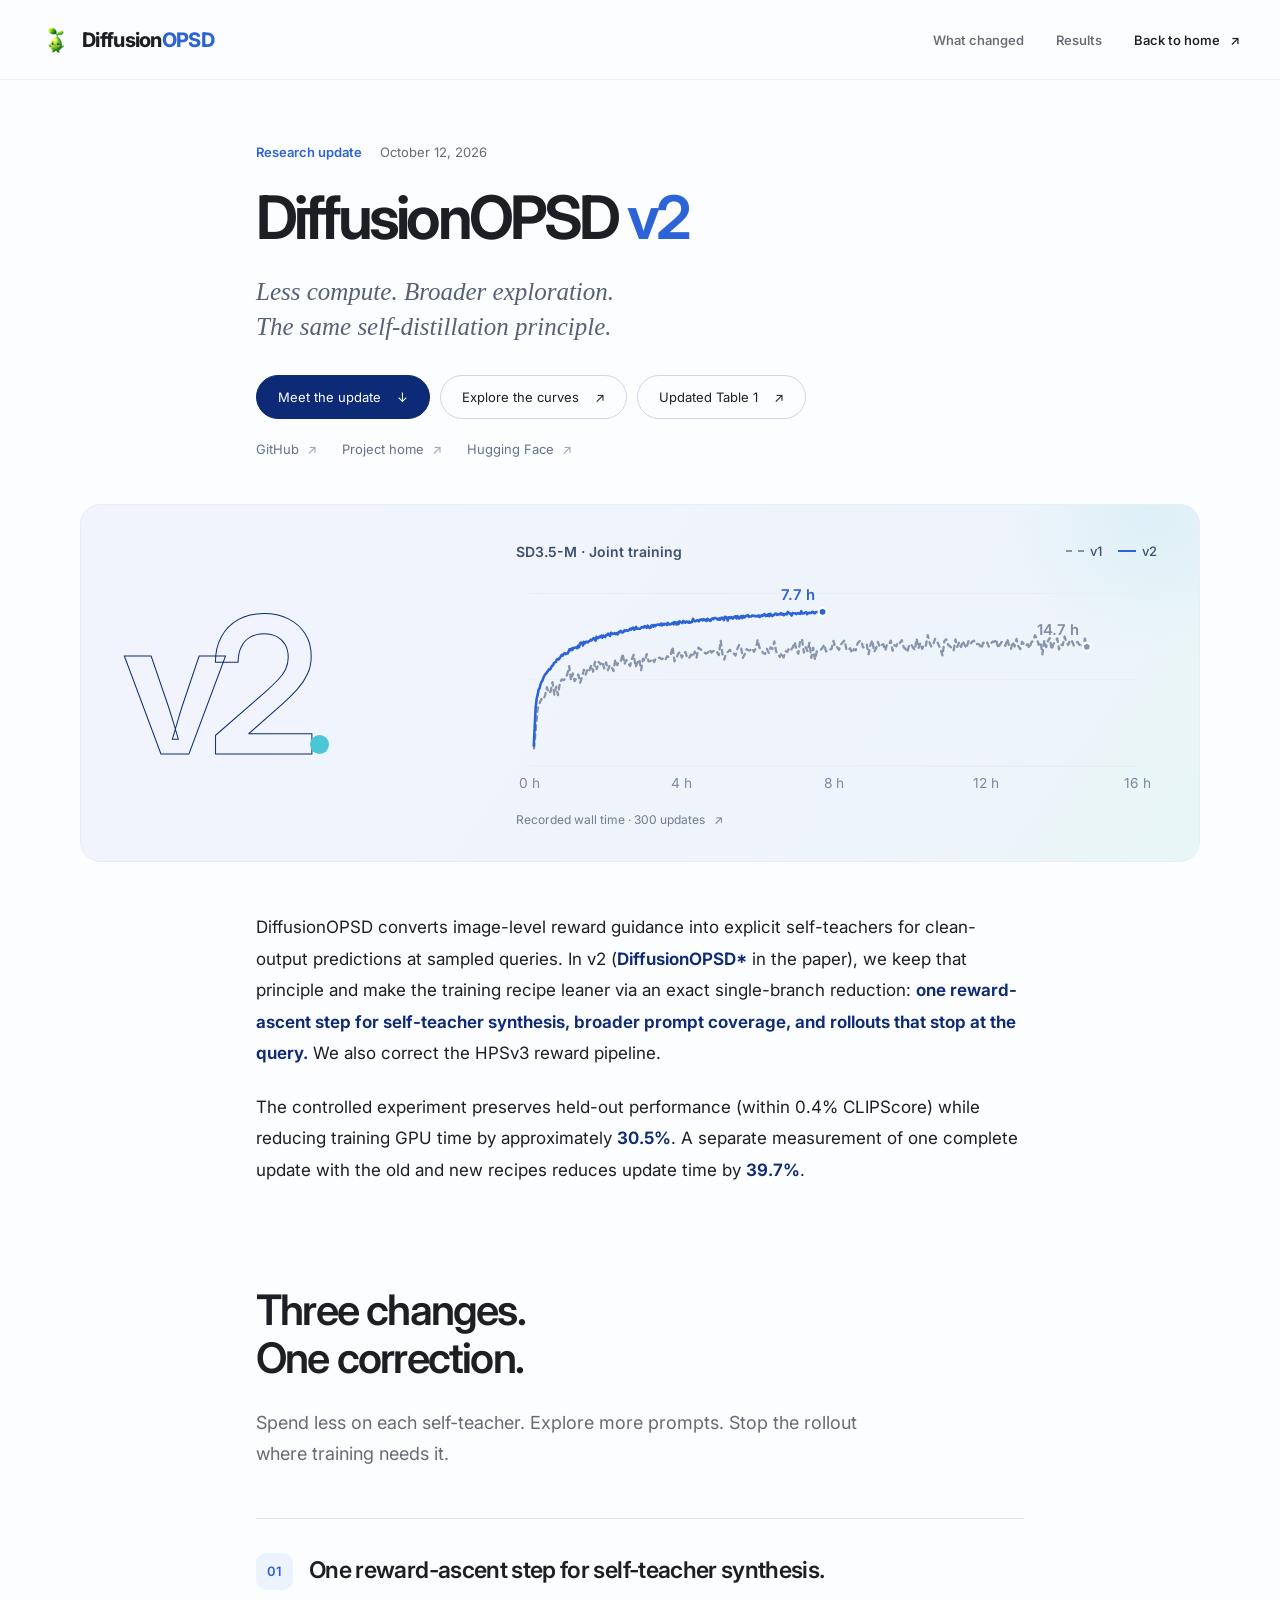
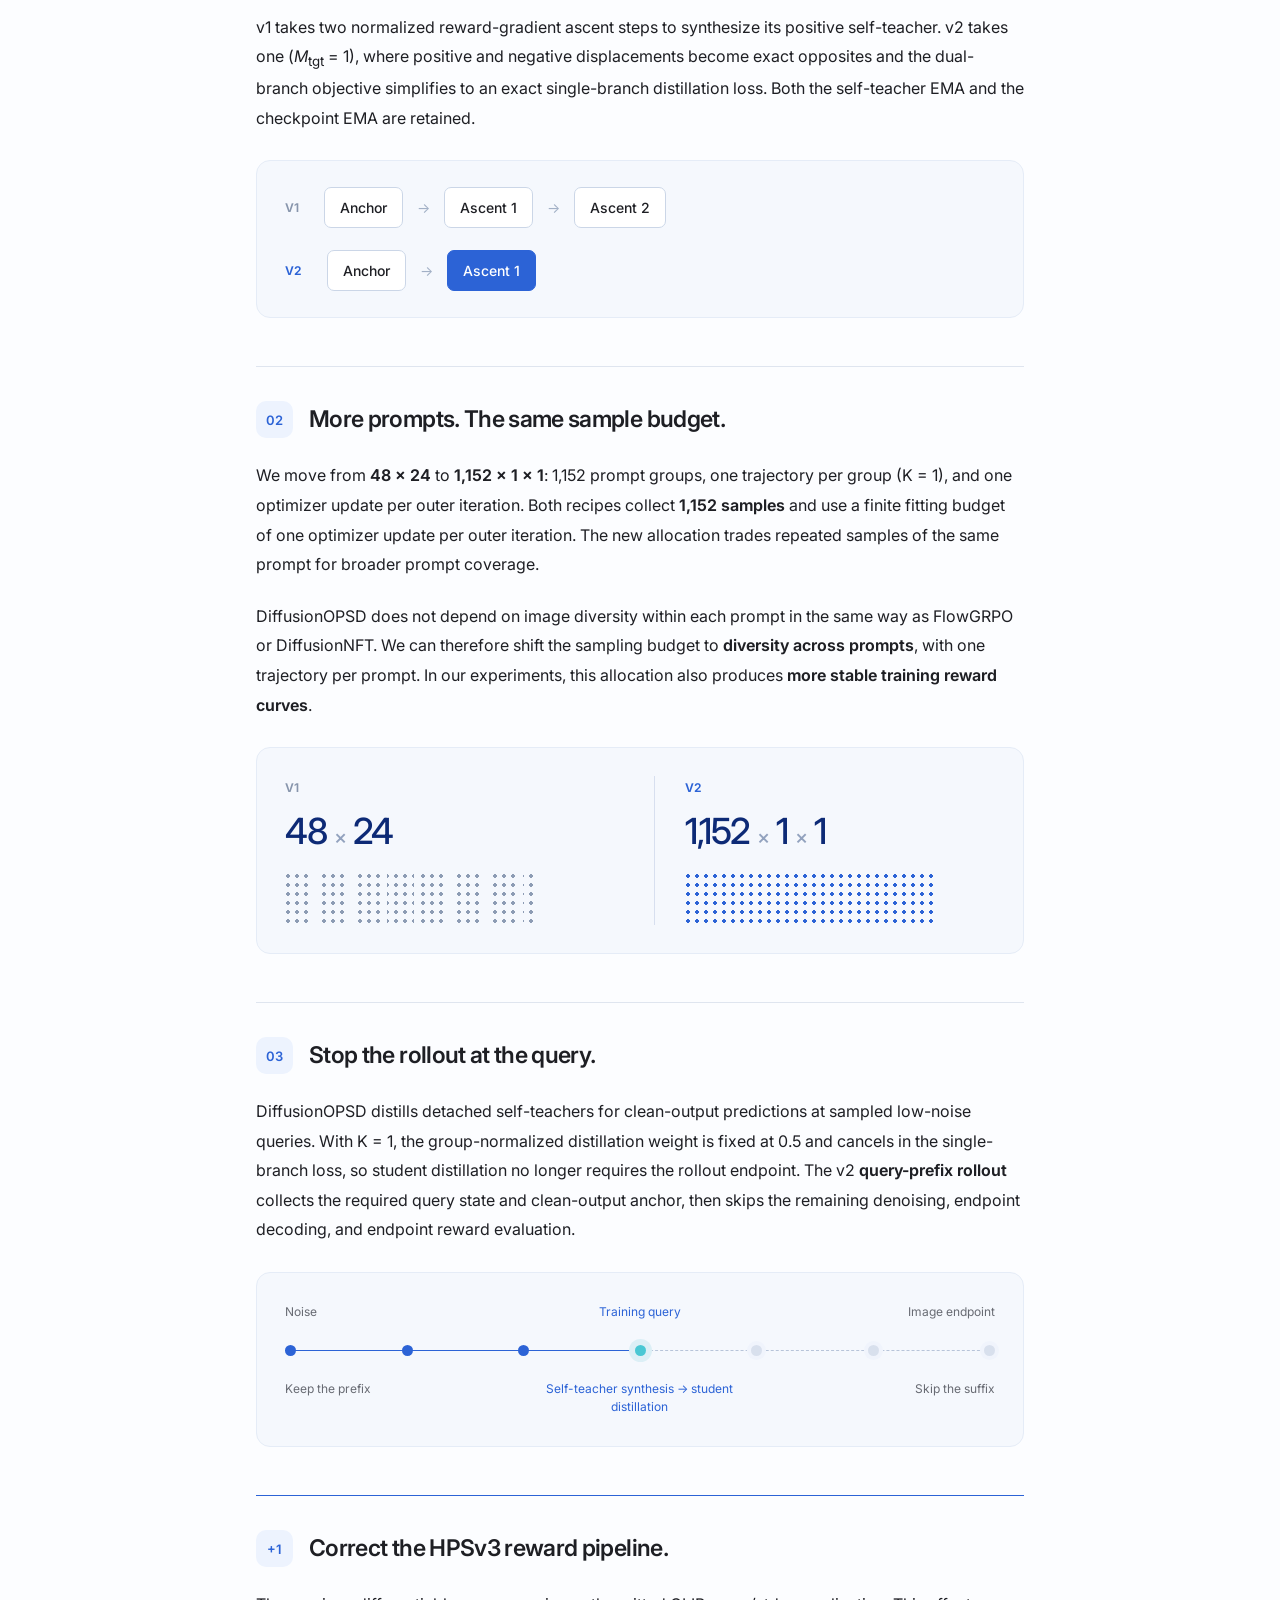
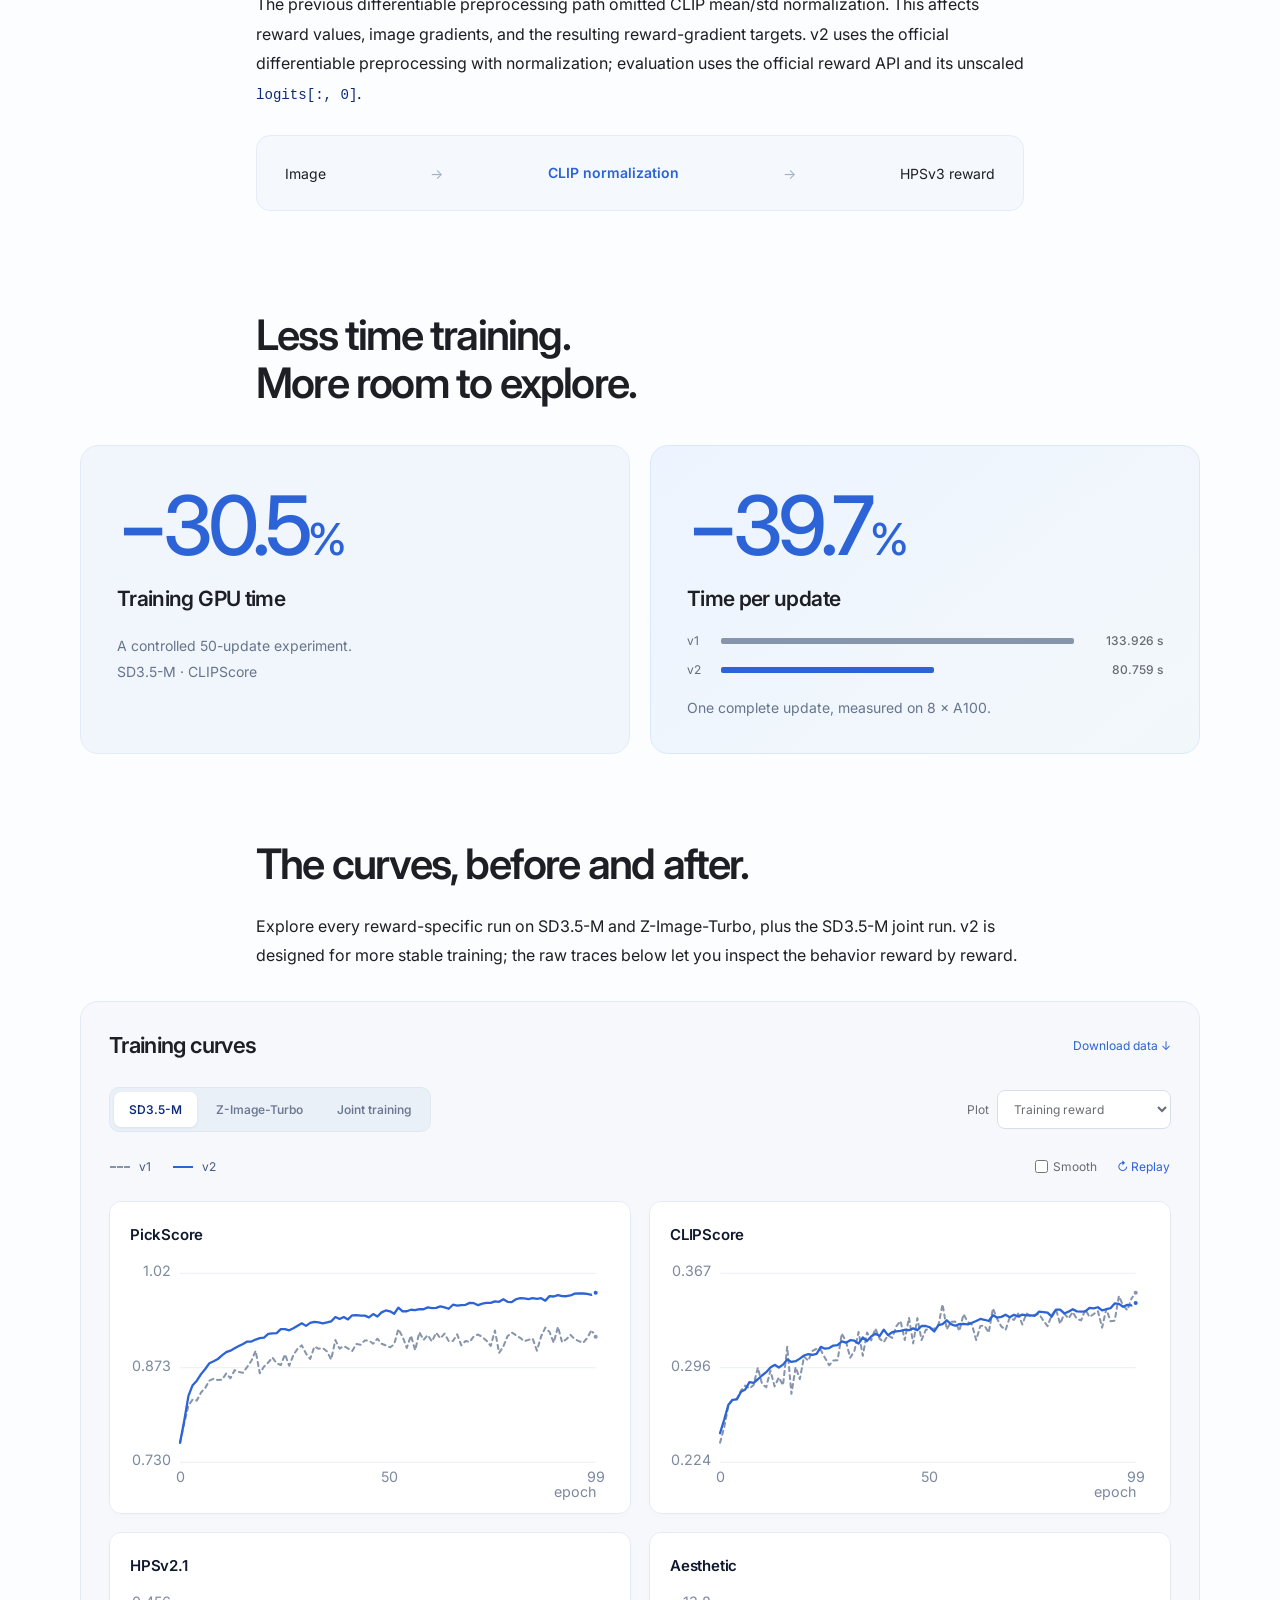
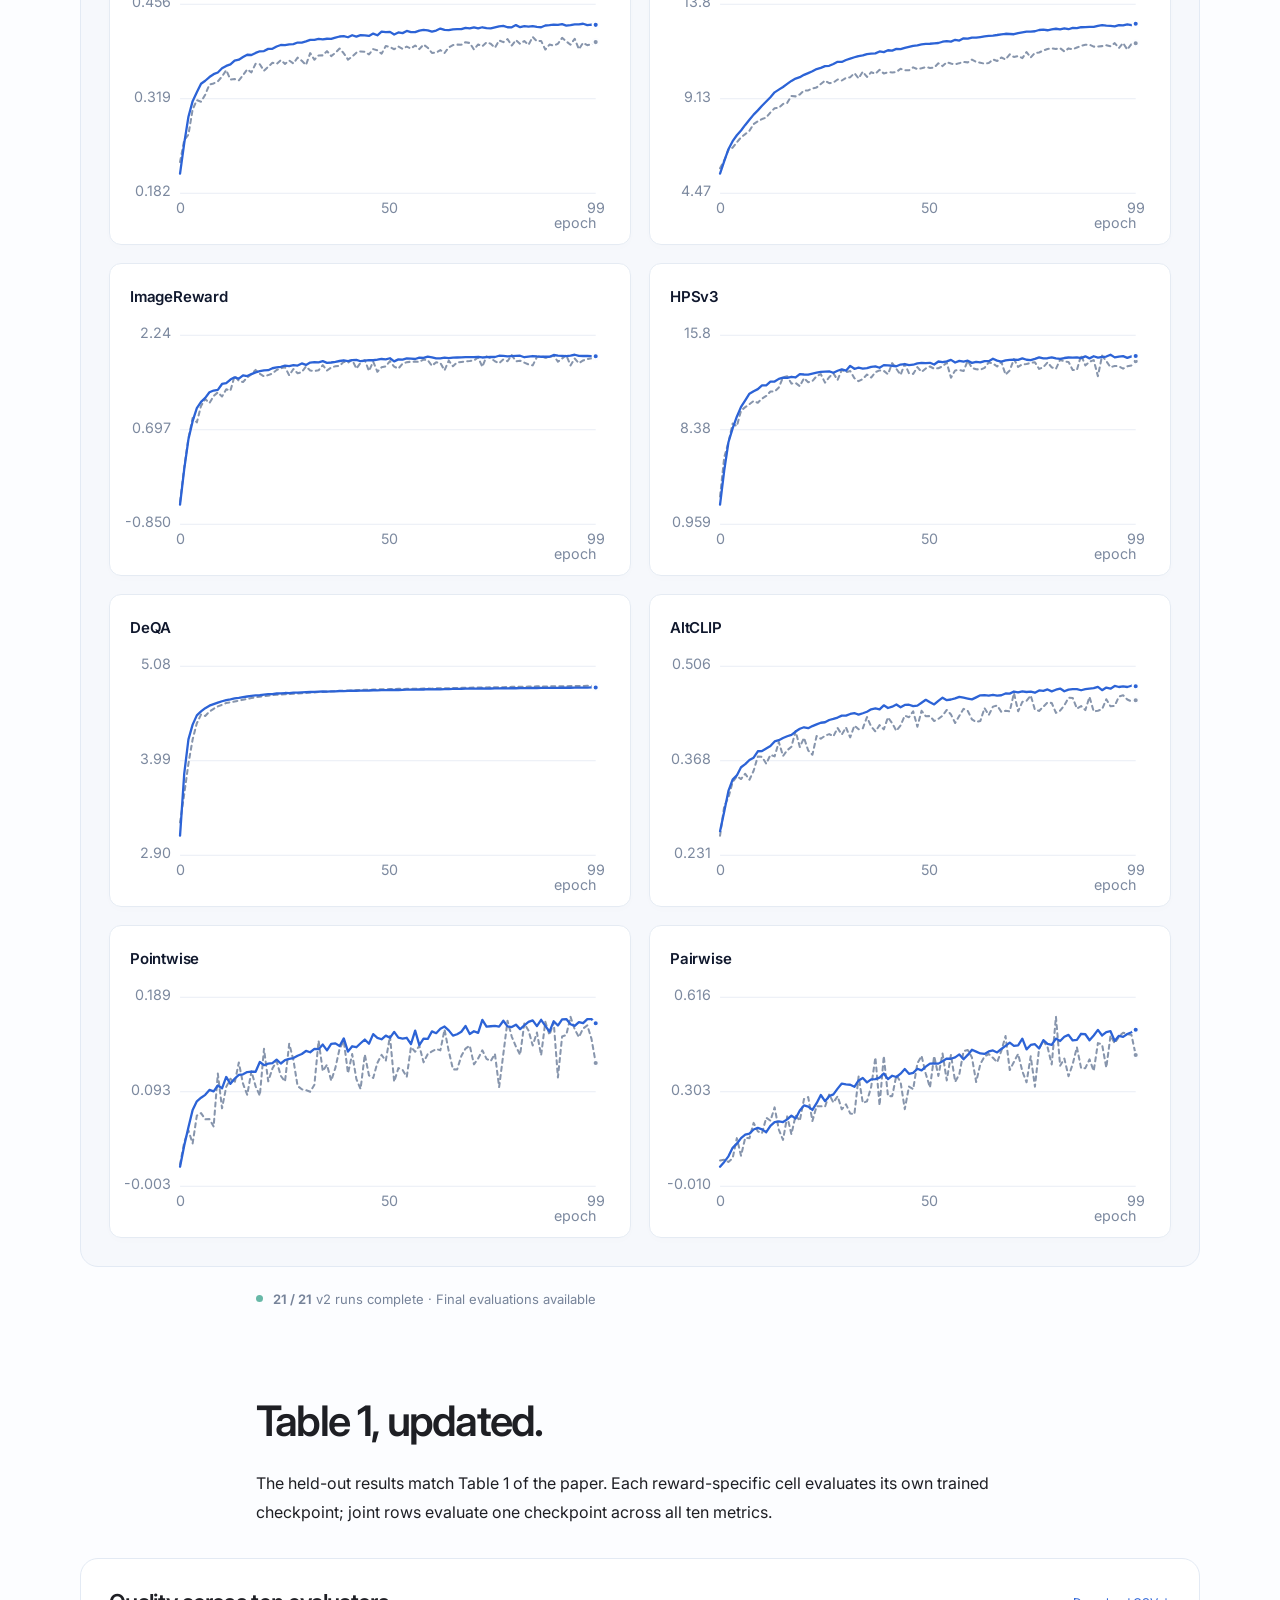
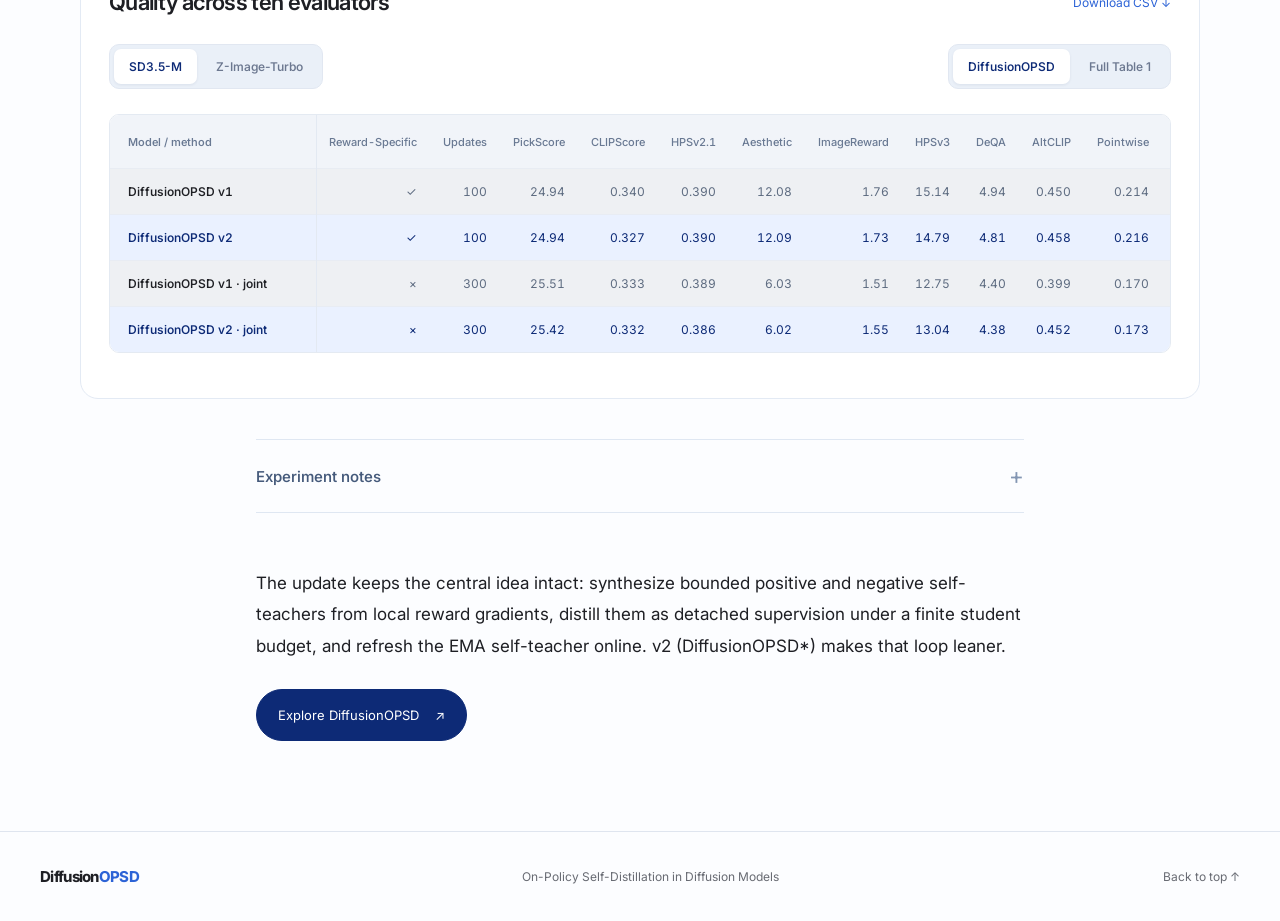
<file: blog/v2/index.html>
<!doctype html>
<html lang="en">
<head>
  <meta charset="utf-8">
  <meta name="viewport" content="width=device-width, initial-scale=1">
  <meta name="description" content="DiffusionOPSD v2: one reward-ascent step for target construction, broader prompt coverage, query-prefix rollouts, and corrected HPSv3 rewards. Explore the training curves and updated Table 1.">
  <meta name="theme-color" content="#f8faff">
  <title>DiffusionOPSD v2 — Less compute, broader exploration</title>
  <link rel="icon" href="../../assets/favicon.ico">
  <link rel="stylesheet" href="blog.css">
  <link rel="stylesheet" href="refinements.css">
  <script src="blog.js" defer></script>
</head>
<body>
  <a class="skip" href="#main">Skip to article</a>
  <header class="site-header">
    <a class="wordmark" href="../../" aria-label="DiffusionOPSD home"><img class="brand-seed" src="../../assets/seed-favicon-180.png" width="32" height="32" alt=""><span>Diffusion<span class="brand-blue">OPSD</span></span></a>
    <nav aria-label="Article"><a href="#changes">What changed</a><a href="#results">Results</a><a class="back-home" href="../../">Back to home <span aria-hidden="true">↗</span></a></nav>
    <div id="reading-progress" aria-hidden="true"></div>
  </header>
  <main id="main">
    <header class="article-header prose">
      <div class="eyebrow"><span class="edition">Research update</span><span>October 12, 2026</span></div>
      <h1>DiffusionOPSD <span>v2</span></h1>
      <p class="dek">Less compute. Broader exploration.<br>The same self-distillation principle.</p>
      <div class="article-actions"><a class="pill primary" href="#changes">Meet the update <span>↓</span></a><a class="pill" href="#curves">Explore the curves <span>↗</span></a><a class="pill" href="#table1">Updated Table 1 <span>↗</span></a><div class="resource-links"><a class="pill" href="https://github.com/worldbench/DiffusionOPSD" target="_blank" rel="noopener">GitHub <span>↗</span></a><a class="pill" href="../../">Project home <span>↗</span></a><a class="pill" href="https://huggingface.co/WeiChow/DiffusionOPSD" aria-label="Hugging Face weights" target="_blank" rel="noopener">Hugging Face <span>↗</span></a></div></div>
    </header>

    <figure class="hero-figure wide reveal">
      <div class="version-art" aria-hidden="true">v<span>2</span><i></i></div>
      <div class="hero-chart"><div class="hero-chart-heading"><span>SD3.5-M · Joint training</span><div class="hero-legend"><span><i class="swatch old"></i>v1</span><span><i class="swatch new"></i>v2</span></div></div><div id="hero-plot" aria-label="Joint training reward by elapsed time"></div><a class="hero-caption" href="#timing-notes">Recorded wall time · 300 updates <span>↗</span></a></div>
    </figure>

    <div class="prose introduction">
      <p>DiffusionOPSD converts image-level reward guidance into explicit self-teachers for clean-output predictions at sampled queries. In v2 (<strong>DiffusionOPSD*</strong> in the paper), we keep that principle and make the training recipe leaner via an exact single-branch reduction: <strong>one reward-ascent step for self-teacher synthesis, broader prompt coverage, and rollouts that stop at the query.</strong> We also correct the HPSv3 reward pipeline.</p>
      <p>The controlled experiment preserves held-out performance (within 0.4% CLIPScore) while reducing training GPU time by approximately <strong>30.5%</strong>. A separate measurement of one complete update with the old and new recipes reduces update time by <strong>39.7%</strong>.</p>
    </div>

    <section id="changes" class="article-section">
      <div class="prose section-heading"><h2>Three changes.<br>One correction.</h2><p class="section-intro">Spend less on each self-teacher. Explore more prompts. Stop the rollout where training needs it.</p></div>

      <article class="change prose reveal">
        <div class="change-title"><span class="change-number">01</span><h3>One reward-ascent step for self-teacher synthesis.</h3></div>
        <p>v1 takes two normalized reward-gradient ascent steps to synthesize its positive self-teacher. v2 takes one (<i>M</i><sub>tgt</sub> = 1), where positive and negative displacements become exact opposites and the dual-branch objective simplifies to an exact single-branch distillation loss. Both the self-teacher EMA and the checkpoint EMA are retained.</p>
        <div class="before-after ascent-diagram" aria-label="Positive-target construction changes from two reward-ascent steps to one">
          <div><span class="version-label">V1</span><div class="flow"><b>Anchor</b><i>→</i><b>Ascent 1</b><i>→</i><b>Ascent 2</b></div></div>
          <div><span class="version-label blue">V2</span><div class="flow"><b>Anchor</b><i>→</i><b class="highlight">Ascent 1</b></div></div>
        </div>
      </article>

      <article class="change prose reveal">
        <div class="change-title"><span class="change-number">02</span><h3>More prompts. The same sample budget.</h3></div>
        <p>We move from <strong>48 × 24</strong> to <strong>1,152 × 1 × 1</strong>: 1,152 prompt groups, one trajectory per group (K = 1), and one optimizer update per outer iteration. Both recipes collect <strong>1,152 samples</strong> and use a finite fitting budget of one optimizer update per outer iteration. The new allocation trades repeated samples of the same prompt for broader prompt coverage.</p>
        <p>DiffusionOPSD does not depend on image diversity within each prompt in the same way as FlowGRPO or DiffusionNFT. We can therefore shift the sampling budget to <strong>diversity across prompts</strong>, with one trajectory per prompt. In our experiments, this allocation also produces <strong>more stable training reward curves</strong>.</p>
        <div class="allocation">
          <div><span class="version-label">V1</span><strong>48 <em>×</em> 24</strong><div class="sample-grid old-grid" aria-hidden="true"></div></div>
          <div><span class="version-label blue">V2</span><strong>1,152 <em>×</em> 1 <em>×</em> 1</strong><div class="sample-grid new-grid" aria-hidden="true"></div></div>
        </div>
      </article>

      <article class="change prose reveal">
        <div class="change-title"><span class="change-number">03</span><h3>Stop the rollout at the query.</h3></div>
        <p>DiffusionOPSD distills detached self-teachers for clean-output predictions at sampled low-noise queries. With K = 1, the group-normalized distillation weight is fixed at 0.5 and cancels in the single-branch loss, so student distillation no longer requires the rollout endpoint. The v2 <strong>query-prefix rollout</strong> collects the required query state and clean-output anchor, then skips the remaining denoising, endpoint decoding, and endpoint reward evaluation.</p>
        <div class="prefix-diagram" aria-label="Query prefix retains the trajectory through the query and skips subsequent endpoint computation">
          <div class="prefix-labels"><span>Noise</span><span class="blue">Training query</span><span>Image endpoint</span></div>
          <div class="trajectory"><i></i><i></i><i></i><i class="query"></i><i class="unused"></i><i class="unused"></i><i class="unused"></i></div>
          <div class="prefix-labels bottom"><span>Keep the prefix</span><span class="blue">Self-teacher synthesis → student distillation</span><span>Skip the suffix</span></div>
        </div>
      </article>

      <article class="change prose reward-fix reveal">
        <div class="change-title"><span class="change-number">+1</span><h3>Correct the HPSv3 reward pipeline.</h3></div>
        <p>The previous differentiable preprocessing path omitted CLIP mean/std normalization. This affects reward values, image gradients, and the resulting reward-gradient targets. v2 uses the official differentiable preprocessing with normalization; evaluation uses the official reward API and its unscaled <code>logits[:, 0]</code>.</p>
        <div class="reward-flow"><span>Image</span><i>→</i><strong>CLIP normalization</strong><i>→</i><span>HPSv3 reward</span></div>
      </article>
    </section>

    <section id="results" class="article-section">
      <div class="prose section-heading"><h2>Less time training.<br>More room to explore.</h2></div>
      <div class="efficiency wide reveal">
        <div class="efficiency-item"><strong>−30.5<span>%</span></strong><h3>Training GPU time</h3><p>A controlled 50-update experiment.<br>SD3.5-M · CLIPScore</p></div>
        <div class="efficiency-item"><strong>−39.7<span>%</span></strong><h3>Time per update</h3><div class="timing-row"><span>v1</span><div><i style="--length:100%"></i></div><b>133.926 s</b></div><div class="timing-row current"><span>v2</span><div><i style="--length:60.3%"></i></div><b>80.759 s</b></div><p>One complete update, measured on 8 × A100.</p></div>
      </div>

      <div id="curves" class="prose subsection"><h2>The curves, before and after.</h2><p>Explore every reward-specific run on SD3.5-M and Z-Image-Turbo, plus the SD3.5-M joint run. v2 is designed for more stable training; the raw traces below let you inspect the behavior reward by reward.</p></div>
      <div class="curve-explorer wide">
        <div class="explorer-top"><h3>Training curves</h3><a class="text-link" href="data.json" download="opsd-v2-data.json">Download data <span>↓</span></a></div>
        <div class="toolbar">
          <div class="segmented" role="group" aria-label="Curve backbone"><button data-backbone="sd35m" aria-pressed="true">SD3.5-M</button><button data-backbone="zimage" aria-pressed="false">Z-Image-Turbo</button><button data-backbone="joint" aria-pressed="false">Joint training</button></div>
          <label class="select-label">Plot <select id="curve-metric" aria-label="Curve metric"><option value="reward">Training reward</option><option value="loss">Total training loss</option><option value="positive">Positive fitting loss</option><option value="negative">Negative fitting loss</option></select></label>
        </div>
        <div class="plot-options"><div class="legends"><button data-series="v1" aria-label="DiffusionOPSD v1" aria-pressed="true"><i class="swatch old"></i>v1</button><button data-series="v2" aria-label="DiffusionOPSD v2" aria-pressed="true"><i class="swatch new"></i>v2</button></div><div><label class="smooth-label" title="Exponential moving average (0.6)"><input id="smooth" type="checkbox"> Smooth</label><button id="replay" class="replay" aria-label="Replay curve animation">↻ Replay</button></div></div>
        <div id="curve-grid" class="curve-grid" aria-live="polite"><p class="loading">Loading recorded training traces…</p></div>
      </div>
      <div class="prose snapshot-note" id="snapshot-note" role="status"></div>

      <div id="table1" class="prose subsection"><h2>Table 1, updated.</h2><p>The held-out results match Table 1 of the paper. Each reward-specific cell evaluates its own trained checkpoint; joint rows evaluate one checkpoint across all ten metrics.</p></div>
      <div class="table-panel wide">
        <div class="explorer-top"><h3>Quality across ten evaluators</h3><button id="download-table" class="text-link">Download CSV ↓</button></div>
        <div class="toolbar"><div class="segmented" role="group" aria-label="Table backbone"><button data-table-backbone="sd35m" aria-pressed="true">SD3.5-M</button><button data-table-backbone="zimage" aria-pressed="false">Z-Image-Turbo</button></div><div class="segmented" role="group" aria-label="Table rows"><button data-table-scope="opsd" aria-pressed="true">DiffusionOPSD</button><button data-table-scope="all" aria-pressed="false">Full Table 1</button></div></div>
        <div class="table-scroll" tabindex="0" aria-label="Table 1; scroll horizontally for all evaluators"><table id="results-table"><caption class="sr-only">Table 1: published and updated held-out evaluator scores</caption><thead></thead><tbody></tbody></table></div>
      </div>
      <details class="experiment-notes prose" id="experiment-notes">
        <summary>Experiment notes <span aria-hidden="true">+</span></summary>
        <div class="notes-body">
          <h4 id="timing-notes">Timing</h4>
          <p>The joint-training overview uses elapsed W&B run time, including initialization, evaluation and checkpoint overhead. These historical runs are not a controlled speed benchmark. The 30.5% reduction measures training GPU time in the controlled experiment, excluding initialization, checkpoint writing and evaluation. The separate 39.7% measurement compares one complete update on the same host with 8 × A100, SD3.5-M and CLIPScore; it is not a full-run speed estimate.</p>
          <h4>Reading the curves</h4>
          <p>v1 records rollout endpoint reward; v2 records local reward at the clean-output anchor, so their levels are not directly comparable quality scores. Epochs are zero-based. Raw traces are shown by default; optional smoothing uses EMA 0.6. Hover, tap, or use ← / → to inspect.</p>
          <p id="snapshot-details"></p>
          <h4 id="evaluation-notes">Evaluation and HPSv3</h4>
          <p>All v2 evaluations use 1,000 images from 200 DrawBench prompts. Historical training seeds are not uniformly matched to v2 seed 42. Hover a table cell for its source or the difference from v1 at displayed precision. Higher scores are better; ‡ marks published reference results and † two-stage OPD.</p>
          <p>The HPSv3 v1 training curve uses the corrected old-recipe rerun. <a href="https://github.com/MizzenAI/HPSv3" target="_blank" rel="noopener">Official HPSv3 implementation ↗</a></p>
        </div>
      </details>
      <div class="prose closing"><p>The update keeps the central idea intact: synthesize bounded positive and negative self-teachers from local reward gradients, distill them as detached supervision under a finite student budget, and refresh the EMA self-teacher online. v2 (DiffusionOPSD*) makes that loop leaner.</p><a class="pill primary" href="../../">Explore DiffusionOPSD <span>↗</span></a></div>
    </section>
  </main>
  <footer><a class="wordmark" href="../../">Diffusion<span class="brand-blue">OPSD</span></a><span>On-Policy Self-Distillation in Diffusion Models</span><a href="#main">Back to top ↑</a></footer>
  <noscript><p class="prose">Enable JavaScript to explore the training curves and Table 1. <a href="data.json">Download the original chart data.</a></p></noscript>
</body>
</html>
</file>
<file: styles.css>
:root {
  --ink: #1e1f24;
  --muted: #686b73;
  --line: #e3e5ea;
  --soft: #f5f6f8;
  --blue: #2c63d6;
  --deep-blue: #0d2a76;
  --cyan: #4ac7d4;
  --navy: #10182d;
  --white: #fff;
  --page: 1440px;
  --radius: 14px;
  --shadow: 0 24px 70px rgba(14, 24, 54, .12);
}

* { box-sizing: border-box; }
html { scroll-behavior: smooth; }
body {
  margin: 0;
  color: var(--ink);
  background: var(--white);
  font-family: Inter, "PingFang SC", "Helvetica Neue", Arial, sans-serif;
  -webkit-font-smoothing: antialiased;
  overflow-x: hidden;
}
body.menu-open,
body.dialog-open { overflow: hidden; }
button, a { font: inherit; }
a { color: inherit; text-decoration: none; }
button { color: inherit; }
img { display: block; max-width: 100%; height: auto; }
.visually-hidden {
  position: absolute !important;
  width: 1px !important;
  height: 1px !important;
  padding: 0 !important;
  margin: -1px !important;
  overflow: hidden !important;
  clip: rect(0, 0, 0, 0) !important;
  white-space: nowrap !important;
  border: 0 !important;
}

.skip-link {
  position: fixed;
  z-index: 200;
  top: 10px;
  left: 10px;
  padding: 10px 14px;
  background: #fff;
  color: #111;
  border-radius: 8px;
  transform: translateY(-160%);
  transition: transform .2s ease;
}
.skip-link:focus { transform: translateY(0); }

.site-header {
  position: fixed;
  z-index: 100;
  top: 0;
  left: 0;
  width: 100%;
  height: 92px;
  display: grid;
  grid-template-columns: 1fr auto 1fr;
  align-items: center;
  gap: 24px;
  padding: 0 5.4vw;
  color: #fff;
  transition: height .35s ease, background .35s ease, color .35s ease, box-shadow .35s ease;
}
.site-header.scrolled {
  height: 74px;
  color: var(--ink);
  background: rgba(255, 255, 255, .9);
  -webkit-backdrop-filter: blur(18px);
  backdrop-filter: blur(18px);
  box-shadow: 0 1px 0 rgba(20, 25, 40, .08);
}
.brand { width: 214px; justify-self: start; }
.brand img,
.footer-brand img {
  width: 100%;
  height: auto;
  filter: brightness(0) invert(1);
}
.site-header.scrolled .brand img { filter: none; }

.desktop-nav { display: flex; align-items: center; gap: 10px; }
.desktop-nav a {
  display: inline-flex;
  align-items: center;
  justify-content: center;
  min-width: 96px;
  height: 36px;
  padding: 0 18px;
  font-size: 14px;
  border-radius: 999px;
  background: rgba(255, 255, 255, .11);
  -webkit-backdrop-filter: blur(10px);
  backdrop-filter: blur(10px);
  transition: background .2s ease, color .2s ease, transform .2s ease;
}
.desktop-nav a:hover,
.desktop-nav a.active {
  background: rgba(255, 255, 255, .92);
  color: #131722;
  transform: translateY(-1px);
}
.site-header.scrolled .desktop-nav a { background: #f0f1f4; }
.site-header.scrolled .desktop-nav a:hover,
.site-header.scrolled .desktop-nav a.active { background: #171b27; color: #fff; }

.header-actions { justify-self: end; display: flex; align-items: center; gap: 10px; }
.research-menu { position: relative; }
.header-paper {
  appearance: none;
  display: inline-flex;
  align-items: center;
  justify-content: center;
  height: 38px;
  padding: 0 20px;
  border: 1px solid rgba(255,255,255,.7);
  border-radius: 999px;
  color: inherit;
  background: transparent;
  cursor: pointer;
  font-size: 14px;
  transition: background .2s ease, color .2s ease;
}
.header-paper:hover { background: #fff; color: #121725; }
.site-header.scrolled .header-paper { border-color: #222; }
.site-header.scrolled .header-paper:hover { background: #171b27; color: #fff; }
.research-chevron { margin: -3px 0 0 8px; font-size: 15px; transition: transform .2s ease; }
.research-popover {
  position: absolute;
  top: calc(100% + 12px);
  right: 0;
  width: 252px;
  padding: 8px;
  border: 1px solid rgba(24,29,41,.11);
  border-radius: 13px;
  color: var(--ink);
  background: rgba(255,255,255,.98);
  box-shadow: 0 20px 55px rgba(12,18,32,.18);
  opacity: 0;
  visibility: hidden;
  pointer-events: none;
  transform: translateY(-6px);
  transition: opacity .18s ease, transform .18s ease, visibility .18s ease;
}
.research-popover::before { content: ""; position: absolute; left: 0; right: 0; top: -13px; height: 13px; }
.research-menu:hover .research-popover,
.research-menu:focus-within .research-popover,
.research-menu.is-open .research-popover {
  opacity: 1;
  visibility: visible;
  pointer-events: auto;
  transform: translateY(0);
}
.research-menu:hover .research-chevron,
.research-menu:focus-within .research-chevron,
.research-menu.is-open .research-chevron { transform: rotate(180deg); }
.research-popover a {
  display: grid;
  grid-template-columns: 1fr auto;
  align-items: center;
  gap: 16px;
  padding: 16px;
  border-radius: 9px;
  background: #f3f4f7;
  transition: color .2s ease, background .2s ease;
}
.research-popover a:hover { color: #fff; background: #171b27; }
.research-popover strong,
.research-popover small { display: block; }
.research-popover strong { margin-bottom: 5px; font-size: 15px; }
.research-popover small { color: var(--muted); font-size: 11px; }
.research-popover a:hover small { color: rgba(255,255,255,.62); }
.menu-button {
  display: none;
  width: 42px;
  height: 42px;
  padding: 0;
  border: 0;
  border-radius: 50%;
  background: rgba(255,255,255,.15);
}
.menu-button span {
  display: block;
  width: 18px;
  height: 1px;
  margin: 5px auto;
  background: currentColor;
  transition: transform .25s ease;
}
.mobile-nav { display: none; }
.mobile-research-menu summary { padding: 14px 10px; color: var(--blue); cursor: pointer; font-weight: 600; }
.mobile-research-menu > a { margin: 0 8px 8px; border: 0 !important; border-radius: 8px; background: #f1f3f7; }

.hero {
  position: relative;
  min-height: 100svh;
  overflow: hidden;
  color: #fff;
  background: var(--navy);
}
.hero-media,
.hero-overlay { position: absolute; inset: 0; }
.hero-media {
  z-index: 0;
  overflow: hidden;
  background: #07101d;
}
.hero-mosaic-stage {
  --pointer-x: 0px;
  --pointer-y: 0px;
  position: absolute;
  inset: -3.5%;
  animation: heroMosaicDrift 19s cubic-bezier(.46,.03,.28,1) infinite;
  will-change: transform;
}
.hero-mosaic {
  position: absolute;
  inset: 0;
  display: flex;
  flex-direction: column;
  gap: 4px;
  padding: 4px;
}
.hero-mosaic-row {
  min-height: 0;
  display: flex;
  flex: var(--row-size) 1 0;
  gap: 4px;
}
.hero-mosaic-row.is-carousel-row {
  position: relative;
  display: block;
  gap: 0;
  overflow: hidden;
}
.hero-row-track {
  position: absolute;
  top: 0;
  bottom: 0;
  left: 0;
  display: flex;
  width: max-content;
  gap: 4px;
  transform: translate3d(0, 0, 0);
  will-change: transform;
}
.hero-row-track.is-moving {
  transition: transform 2.25s cubic-bezier(.38,.04,.2,1);
}
.hero-row-track .hero-tile {
  height: 100%;
  flex-grow: 0;
  flex-shrink: 0;
}
.hero-tile {
  position: relative;
  min-width: 0;
  flex: var(--w) 1 0;
  overflow: hidden;
  border-radius: 5px;
  background: #10182d;
  box-shadow: inset 0 0 0 1px rgba(255,255,255,.08);
  isolation: isolate;
}
.hero-tile::after {
  content: "";
  position: absolute;
  inset: 0;
  z-index: 1;
  pointer-events: none;
  background: linear-gradient(145deg, rgba(125,221,226,.10), transparent 40%, rgba(15,30,60,.12));
  mix-blend-mode: screen;
}
.hero-tile img {
  position: absolute;
  inset: -8% -4%;
  width: 108%;
  height: 116%;
  max-width: none;
  object-fit: cover;
  filter: saturate(1.08) contrast(1.045) brightness(.94);
  transform: translate3d(-1%, -3%, 0) scale(1.06);
  animation: heroTileWave 9.2s cubic-bezier(.45,.02,.25,1) infinite;
  animation-delay: calc(var(--i) * -.26s);
  will-change: transform, filter;
}
.hero-media::after {
  content: "";
  position: absolute;
  inset: -18%;
  z-index: 1;
  pointer-events: none;
  background:
    radial-gradient(circle at 18% 22%, rgba(72,135,255,.20), transparent 26%),
    radial-gradient(circle at 78% 68%, rgba(64,226,203,.16), transparent 24%);
  mix-blend-mode: screen;
  animation: heroAurora 13s ease-in-out infinite alternate;
  transition: filter 1.2s ease, opacity 1.2s ease;
}
.hero-overlay {
  z-index: 1;
  background:
    linear-gradient(90deg, rgba(5,9,22,.88) 0%, rgba(5,9,22,.66) 36%, rgba(5,9,22,.24) 69%, rgba(5,9,22,.12) 100%),
    linear-gradient(0deg, rgba(7,12,28,.82) 0%, rgba(7,12,28,.18) 48%, transparent 72%),
    linear-gradient(180deg, rgba(4,8,20,.58) 0%, transparent 25%);
}
@keyframes heroMosaicDrift {
  0%, 100% { transform: translate3d(calc(var(--pointer-x) - 1vw), calc(var(--pointer-y) - .7vh), 0) scale(1.045) rotate(-.12deg); }
  28% { transform: translate3d(calc(var(--pointer-x) + .8vw), calc(var(--pointer-y) - 1.3vh), 0) scale(1.075) rotate(.10deg); }
  58% { transform: translate3d(calc(var(--pointer-x) + 1.2vw), calc(var(--pointer-y) + .8vh), 0) scale(1.055) rotate(.18deg); }
  80% { transform: translate3d(calc(var(--pointer-x) - .7vw), calc(var(--pointer-y) + 1.1vh), 0) scale(1.085) rotate(-.08deg); }
}
@keyframes heroTileWave {
  0%, 100% { transform: translate3d(-1.5%, -4.5%, 0) scale(1.065); filter: saturate(1.06) contrast(1.04) brightness(.92); }
  28% { transform: translate3d(.5%, 1.5%, 0) scale(1.095); filter: saturate(1.13) contrast(1.06) brightness(1.02); }
  58% { transform: translate3d(1.5%, -5.5%, 0) scale(1.075); filter: saturate(1.09) contrast(1.045) brightness(.96); }
  80% { transform: translate3d(-.5%, -9%, 0) scale(1.10); filter: saturate(1.15) contrast(1.065) brightness(1.01); }
}
@keyframes heroAurora {
  from { transform: translate3d(-2%, -1%, 0) rotate(-2deg) scale(1); opacity: .7; }
  to { transform: translate3d(3%, 2%, 0) rotate(3deg) scale(1.08); opacity: 1; }
}
.hero-copy {
  position: absolute;
  z-index: 2;
  left: clamp(28px, 5.4vw, 88px);
  bottom: clamp(64px, 8.7vh, 92px);
  width: min(800px, 57vw);
}
.hero h1 {
  margin: 0;
  font-size: clamp(76px, 8.1vw, 132px);
  font-weight: 600;
  letter-spacing: -.075em;
  line-height: .88;
  text-wrap: balance;
}
.hero h1 span { display: inline; }
.hero h1 .title-accent { color: #7ddde2; text-shadow: 0 0 42px rgba(78, 214, 224, .3); }
.hero-subtitle {
  margin: 21px 0 12px;
  font-size: clamp(20px, 1.65vw, 28px);
  font-weight: 500;
  letter-spacing: -.025em;
}
.hero-description {
  max-width: 720px;
  margin: 0;
  font-size: 15px;
  line-height: 1.55;
  color: rgba(255,255,255,.86);
}
.hero-buttons {
  position: absolute;
  z-index: 3;
  right: clamp(28px, 4vw, 66px);
  bottom: clamp(50px, 6.6vh, 70px);
  display: flex;
  gap: 10px;
  align-items: center;
  justify-content: flex-end;
}
.button {
  min-height: 43px;
  display: inline-flex;
  align-items: center;
  justify-content: center;
  gap: 8px;
  padding: 0 20px;
  border-radius: 999px;
  border: 1px solid transparent;
  cursor: pointer;
  font-size: 14px;
  font-weight: 500;
  transition: transform .2s ease, background .2s ease, color .2s ease, border-color .2s ease;
}
.button:hover { transform: translateY(-2px); }
.button-icon {
  flex: 0 0 auto;
  width: 18px;
  height: 18px;
}
.arxiv-mark {
  display: inline-grid;
  place-items: center;
  border: 1px solid currentColor;
  border-radius: 4px;
  font-family: Georgia, serif;
  font-size: 9px;
  font-weight: 700;
  letter-spacing: -.08em;
  line-height: 1;
}
.button-solid { background: #fff; color: #161a25; }
.button-solid:hover { background: #e9f9fa; }
.button-glass {
  color: #fff;
  background: rgba(255,255,255,.1);
  border-color: rgba(255,255,255,.68);
  -webkit-backdrop-filter: blur(12px);
  backdrop-filter: blur(12px);
}
.button-glass:hover { background: rgba(255,255,255,.23); }
.button-dark { color: #fff; background: #171b27; }
.button-dark:hover { background: var(--blue); }
.button-outline-dark { color: #171b27; border-color: #171b27; background: transparent; }
.button-outline-dark:hover { color: #fff; background: #171b27; }
.scroll-cue {
  position: absolute;
  z-index: 3;
  left: 50%;
  bottom: 24px;
  display: flex;
  flex-direction: column;
  align-items: center;
  gap: 8px;
  transform: translateX(-50%);
  font-size: 11px;
  letter-spacing: .12em;
  text-transform: uppercase;
  color: rgba(255,255,255,.72);
}
.scroll-line {
  width: 1px;
  height: 28px;
  background: linear-gradient(#fff, transparent);
  animation: scrollPulse 1.7s ease-in-out infinite;
}
@keyframes scrollPulse { 50% { opacity: .25; transform: scaleY(.75); } }

.section { padding: 128px 0; }
.section-inner { width: min(var(--page), calc(100% - 80px)); margin: 0 auto; }
.section-heading {
  display: grid;
  grid-template-columns: minmax(0, 1.15fr) minmax(320px, .75fr);
  gap: 8vw;
  align-items: end;
  margin-bottom: 62px;
}
.kicker {
  margin: 0 0 16px;
  color: var(--blue);
  font-size: 12px;
  font-weight: 700;
  letter-spacing: .12em;
  text-transform: uppercase;
}
.kicker.light { color: #86e5e7; }
.section-heading h2,
.showcase-copy h2 {
  margin: 0;
  font-size: clamp(38px, 3.4vw, 56px);
  line-height: 1.07;
  letter-spacing: -.055em;
  font-weight: 600;
  text-wrap: balance;
}
.section-heading > p { margin: 0 0 4px; color: var(--muted); font-size: 16px; line-height: 1.62; }

.video-section {
  position: relative;
  padding: 96px 0 104px;
  scroll-margin-top: 24px;
  color: #fff;
  background:
    radial-gradient(circle at 18% 12%, rgba(44, 99, 214, .18), transparent 34%),
    radial-gradient(circle at 84% 86%, rgba(74, 199, 212, .12), transparent 32%),
    linear-gradient(180deg, #070d1c 0%, #0b1328 100%);
}
.video-section .section-heading { margin-bottom: 36px; }
.video-section .section-heading > p { color: rgba(255, 255, 255, .74); }
.video-stage { max-width: 1040px; margin: 0 auto; }
.video-frame {
  position: relative;
  aspect-ratio: 16 / 9;
  overflow: hidden;
  border: 1px solid rgba(255, 255, 255, .14);
  border-radius: 18px;
  background: #04060b;
  box-shadow: 0 30px 85px rgba(0, 0, 0, .52), 0 0 0 1px rgba(125, 221, 226, .08);
}
.overview-video {
  display: block;
  width: 100%;
  height: 100%;
  object-fit: cover;
  background: #04060b;
}
.video-play-overlay {
  position: absolute;
  inset: 0;
  z-index: 2;
  display: flex;
  align-items: flex-end;
  justify-content: center;
  padding: 0 20px clamp(22px, 5.2%, 48px);
  border: 0;
  background: linear-gradient(180deg, transparent 58%, rgba(4, 7, 16, .58) 100%);
  cursor: pointer;
  transition: opacity .28s ease, visibility .28s ease;
}
.video-stage.is-engaged .video-play-overlay {
  opacity: 0;
  visibility: hidden;
  pointer-events: none;
}
.video-play-pill {
  display: inline-flex;
  align-items: center;
  gap: 10px;
  min-height: 48px;
  padding: 0 22px 0 18px;
  border: 1px solid rgba(255, 255, 255, .36);
  border-radius: 999px;
  color: #fff;
  background: rgba(14, 22, 44, .72);
  -webkit-backdrop-filter: blur(14px);
  backdrop-filter: blur(14px);
  box-shadow: 0 14px 36px rgba(0, 0, 0, .38);
  font-size: 14px;
  font-weight: 500;
  transition: transform .22s ease, background .22s ease, border-color .22s ease;
}
.video-play-pill svg { width: 18px; height: 18px; color: #7ddde2; }
.video-play-duration {
  padding-left: 10px;
  border-left: 1px solid rgba(255, 255, 255, .22);
  color: rgba(255, 255, 255, .72);
  font-size: 12px;
  font-variant-numeric: tabular-nums;
}
.video-play-overlay:hover .video-play-pill,
.video-play-overlay:focus-visible .video-play-pill {
  transform: translateY(-2px);
  border-color: rgba(125, 221, 226, .8);
  background: rgba(22, 34, 66, .88);
}
.video-play-overlay:focus-visible { outline: 2px solid #7ddde2; outline-offset: -3px; }
.video-chapters {
  display: grid;
  grid-template-columns: repeat(4, minmax(0, 1fr));
  gap: 12px;
  margin-top: 16px;
}
.video-chapter {
  appearance: none;
  display: flex;
  flex-direction: column;
  align-items: flex-start;
  gap: 5px;
  padding: 15px 18px;
  border: 1px solid rgba(255, 255, 255, .1);
  border-radius: 12px;
  color: #fff;
  background: rgba(255, 255, 255, .04);
  cursor: pointer;
  text-align: left;
  transition: border-color .2s ease, background .2s ease, transform .2s ease;
}
.video-chapter:hover {
  border-color: rgba(125, 221, 226, .45);
  background: rgba(255, 255, 255, .08);
  transform: translateY(-1px);
}
.video-chapter.is-active {
  border-color: rgba(125, 221, 226, .75);
  background: rgba(44, 99, 214, .18);
}
.video-chapter-time {
  color: #7ddde2;
  font-size: 11px;
  font-weight: 700;
  letter-spacing: .08em;
  font-variant-numeric: tabular-nums;
}
.video-chapter strong { font-size: 14px; font-weight: 600; letter-spacing: -.015em; }
.video-chapter small { color: rgba(255, 255, 255, .62); font-size: 12px; line-height: 1.4; }
.figure-button,
.chart-button,
.comparison-image {
  position: relative;
  appearance: none;
  width: 100%;
  padding: 0;
  border: 0;
  background: none;
  cursor: zoom-in;
  text-align: left;
}
.figure-button {
  overflow: hidden;
  border: 1px solid #e8e9ed;
  border-radius: var(--radius);
  background: #fff;
  box-shadow: var(--shadow);
}
.figure-button img { width: 100%; }
.expand-label {
  position: absolute;
  right: 16px;
  bottom: 16px;
  display: inline-flex;
  align-items: center;
  gap: 7px;
  padding: 10px 13px;
  border-radius: 999px;
  background: rgba(19, 24, 38, .82);
  color: #fff;
  -webkit-backdrop-filter: blur(12px);
  backdrop-filter: blur(12px);
  font-size: 12px;
  opacity: 0;
  transform: translateY(6px);
  transition: opacity .2s ease, transform .2s ease;
}
.figure-button:hover .expand-label,
.chart-button:hover .expand-label { opacity: 1; transform: translateY(0); }

.stage-grid { display: grid; grid-template-columns: repeat(3, 1fr); gap: 18px; margin-top: 24px; }
.stage-card {
  min-height: 250px;
  padding: 30px;
  border-radius: var(--radius);
  background: var(--soft);
  display: flex;
  flex-direction: column;
}
.stage-number { color: var(--blue); font-size: 12px; font-weight: 700; letter-spacing: .1em; }
.stage-card h3,
.result-visual-copy h3,
.card-copy h3 { margin: auto 0 14px; font-size: 25px; line-height: 1.15; letter-spacing: -.035em; }
.stage-card p,
.card-copy p,
.result-visual-copy > p { margin: 0; color: var(--muted); font-size: 14px; line-height: 1.58; }

.results-section { background: #f3f5f8; }
.stat-grid { display: grid; grid-template-columns: repeat(4, 1fr); gap: 14px; margin-bottom: 24px; }
.stat-card {
  min-height: 228px;
  padding: 27px;
  border: 1px solid #e0e3e8;
  border-radius: var(--radius);
  background: #fff;
  display: flex;
  flex-direction: column;
  justify-content: space-between;
}
.stat-card strong { color: var(--deep-blue); font-size: clamp(50px, 4vw, 72px); line-height: 1; letter-spacing: -.065em; font-weight: 600; }
.stat-card p { max-width: 245px; margin: 0; color: var(--muted); font-size: 14px; line-height: 1.5; }
.stat-primary { color: #fff; background: linear-gradient(145deg, #245cc7 0%, #0e348f 100%); border-color: transparent; }
.stat-primary strong,
.stat-primary p { color: #fff; }
.leaderboard-block {
  margin: 26px 0;
  padding: 44px;
  border: 1px solid #d9dced;
  border-radius: 22px;
  background:
    radial-gradient(circle at 84% 2%, rgba(97, 127, 255, .13), transparent 28%),
    radial-gradient(circle at 8% 94%, rgba(97, 208, 211, .09), transparent 28%),
    linear-gradient(145deg, #f3f3f9 0%, #e9eaf4 100%);
  box-shadow: 0 24px 70px rgba(25, 33, 70, .08), inset 0 1px rgba(255,255,255,.82);
}
.leaderboard-heading {
  display: flex;
  align-items: flex-start;
  justify-content: space-between;
  gap: 30px;
  margin-bottom: 34px;
}
.leaderboard-heading h3 { margin: 0; color: #171f38; font-family: Georgia, "Times New Roman", serif; font-size: clamp(40px, 3.4vw, 58px); line-height: 1.02; letter-spacing: -.052em; }
.leaderboard-metric-switch { display: flex; align-items: center; gap: 7px; margin-bottom: 10px; }
.leaderboard-metric-switch > span { margin-right: 4px; color: #6f7483; font-size: 9px; font-weight: 700; letter-spacing: .1em; text-transform: uppercase; }
.metric-chip {
  min-height: 31px;
  padding: 0 12px;
  border: 1px solid #d3d6e3;
  border-radius: 999px;
  color: #555a6a;
  background: rgba(255,255,255,.65);
  cursor: pointer;
  font-size: 10px;
  font-weight: 650;
}
.metric-chip:hover { border-color: #aeb8d2; background: #fff; }
.metric-chip.active { color: #fff; border-color: #20263a; background: #20263a; box-shadow: 0 6px 15px rgba(21,27,45,.15); }
.leaderboard-toolbar {
  display: grid;
  grid-template-columns: minmax(260px, 1fr) auto auto;
  gap: 10px;
  align-items: center;
  margin-bottom: 14px;
}
.leaderboard-search {
  min-height: 48px;
  display: flex;
  align-items: center;
  gap: 10px;
  padding: 0 16px;
  border: 1px solid #d7d9e2;
  border-radius: 9px;
  background: rgba(255,255,255,.86);
}
.leaderboard-search > svg { width: 18px; flex: 0 0 auto; fill: none; stroke: #696d78; stroke-width: 1.8; stroke-linecap: round; }
.leaderboard-search input { width: 100%; border: 0; outline: 0; color: var(--ink); background: transparent; font-size: 13px; }
.leaderboard-search input::placeholder { color: #8b8e97; }
.leaderboard-tabs { display: flex; gap: 7px; }
.leaderboard-tab {
  min-height: 48px;
  padding: 0 17px;
  border: 1px solid #d4d6df;
  border-radius: 9px;
  background: rgba(255,255,255,.72);
  cursor: pointer;
  font-size: 12px;
  font-weight: 600;
  display: inline-flex;
  align-items: center;
  gap: 8px;
}
.leaderboard-tab.active { color: #fff; border-color: #171b27; background: #171b27; }
.tab-icon { width: 22px; height: 22px; display: inline-grid; place-items: center; border-radius: 7px; color: #fff; font-size: 9px; font-weight: 800; background: linear-gradient(145deg, #2c63d6, #56bcc7); }
.tab-icon-z { background: linear-gradient(145deg, #653fd0, #427eea); }
.leaderboard-tab:not(.active) .tab-icon { box-shadow: 0 3px 10px rgba(44,99,214,.18); }
.leaderboard-summary { min-width: 88px; color: var(--muted); font-size: 11px; text-align: right; }
.leaderboard-panel { overflow: hidden; border: 1px solid #d2d5e2; border-radius: 14px; background: #fff; box-shadow: 0 17px 40px rgba(34,40,76,.07); }
.leaderboard-table-scroll { max-height: 650px; overflow: auto; scrollbar-color: #b8bcc8 transparent; }
.leaderboard-table { width: 100%; min-width: 1420px; border-collapse: separate; border-spacing: 0; font-size: 12px; font-variant-numeric: tabular-nums; }
.leaderboard-table caption { position: absolute; width: 1px; height: 1px; overflow: hidden; clip: rect(0,0,0,0); }
.leaderboard-table th,
.leaderboard-table td { height: 47px; padding: 0 13px; border-right: 1px solid #e0e2e9; border-bottom: 1px solid #e0e2e9; text-align: center; white-space: nowrap; }
.leaderboard-table th:last-child,
.leaderboard-table td:last-child { border-right: 0; }
.leaderboard-table thead th { position: sticky; z-index: 4; color: #292b32; background: #e4e5ee; font-size: 11px; font-weight: 700; }
.leaderboard-table thead tr:first-child th { top: 0; }
.leaderboard-table thead tr:nth-child(2) th { top: 47px; background: #f0f0f6; }
.leaderboard-table thead th.metric-group-open { color: #25529f; background: linear-gradient(90deg, #dde9ff, #e8effd); }
.leaderboard-table thead th.metric-group-internal { color: #6049a7; background: linear-gradient(90deg, #e9e4fa, #eeeaf8); }
.metric-heading-icon { display: inline-grid; place-items: center; width: 20px; height: 20px; margin-right: 8px; border-radius: 6px; color: #fff; font-size: 9px; background: #2c63d6; box-shadow: 0 4px 10px rgba(44,99,214,.2); }
.metric-heading-internal { background: #7457bf; box-shadow: 0 4px 10px rgba(116,87,191,.2); }
.leaderboard-table thead th:first-child { left: 0; z-index: 6; min-width: 210px; }
.leaderboard-table tbody th {
  position: sticky;
  z-index: 2;
  left: 0;
  min-width: 210px;
  color: #24262d;
  background: #fff;
  font-weight: 600;
  text-align: left;
}
.model-lockup { display: flex; align-items: center; gap: 10px; min-width: 0; }
.model-copy { min-width: 0; }
.model-icon {
  width: 28px;
  height: 28px;
  display: inline-grid;
  place-items: center;
  flex: 0 0 auto;
  border: 1px solid rgba(255,255,255,.72);
  border-radius: 9px;
  color: #fff;
  background: linear-gradient(145deg, #356fe1, #52bec7);
  box-shadow: 0 4px 12px rgba(42,80,158,.18), inset 0 1px rgba(255,255,255,.18);
  font-size: 10px;
  font-weight: 800;
}
.model-icon-flux { background: linear-gradient(145deg, #20232a, #08090b); }
.model-icon-cfg { color: #374151; background: linear-gradient(145deg, #eef0f4, #cdd2dc); }
.model-icon-flow { background: linear-gradient(145deg, #4e86ef, #3465d7); font-size: 14px; }
.model-icon-nft { background: linear-gradient(145deg, #62cbd2, #329da8); }
.model-icon-opsd { background: radial-gradient(circle at 34% 30%, #6ca7ff 0 12%, #2463ca 36%, #153c94 100%); box-shadow: 0 4px 14px rgba(30,90,170,.28), inset 0 1px rgba(255,255,255,.22); }
.model-icon-dance { background: linear-gradient(145deg, #d553c6, #7653d3); }
.model-icon-opd { background: linear-gradient(145deg, #7a66d2, #4d42a2); }
.model-icon-flowopd { background: linear-gradient(145deg, #4b74d7, #6756c7); }
.model-icon-refl { color: #3d3211; background: linear-gradient(145deg, #f2d56c, #c9a125); }
.model-icon-zimage { background: linear-gradient(145deg, #6a4bd0, #367be0); }
.ours-pill { margin-left: auto; padding: 4px 7px; border-radius: 999px; color: #2159bd; background: #dceaff; font-size: 8px; font-weight: 800; letter-spacing: .08em; text-transform: uppercase; }
.leaderboard-table tbody th small { margin-left: 6px; color: var(--muted); font-size: 9px; font-weight: 500; }
.leaderboard-table tbody tr:hover td,
.leaderboard-table tbody tr:hover th { background: #f5f7fb; }
.leaderboard-table tbody tr.leaderboard-row-ours td,
.leaderboard-table tbody tr.leaderboard-row-ours th { background: #edf4ff; }
.leaderboard-table tbody tr.leaderboard-row-ours:hover td,
.leaderboard-table tbody tr.leaderboard-row-ours:hover th { background: #e5efff; }
.leaderboard-specific-start th,
.leaderboard-specific-start td { border-top: 2px solid #9ea5b7; }
.specific-badge { display: inline-grid; place-items: center; width: 24px; height: 24px; border-radius: 50%; color: #156a4f; background: #e4f5ee; font-weight: 700; }
.leaderboard-table td.score-best { color: #0b6a4c; background: #e9f7f1 !important; font-weight: 750; }
.leaderboard-table td.score-best::before { content: ""; display: inline-block; width: 14px; height: 14px; margin-right: 6px; background: linear-gradient(145deg, #f8d86b, #dcae24); clip-path: polygon(50% 0, 61% 34%, 98% 34%, 68% 55%, 79% 91%, 50% 70%, 21% 91%, 32% 55%, 2% 34%, 39% 34%); filter: drop-shadow(0 2px 2px rgba(114,86,13,.16)); vertical-align: -2px; }
.leaderboard-table tbody tr.leaderboard-row-ours td strong { color: #1f58b7; }
.leaderboard-notes { display: flex; flex-wrap: wrap; gap: 8px 20px; padding: 15px 18px; color: var(--muted); font-size: 10px; }
.leaderboard-notes b { color: var(--ink); }
.leaderboard-block.metrics-open .metric-group-internal,
.leaderboard-block.metrics-open .leaderboard-table thead tr:nth-child(2) th:nth-child(n+8),
.leaderboard-block.metrics-open .leaderboard-table tbody td:nth-child(n+11) { display: none; }
.leaderboard-block.metrics-open .leaderboard-table { min-width: 1080px; }
.leaderboard-block.metrics-internal .metric-group-open,
.leaderboard-block.metrics-internal .leaderboard-table thead tr:nth-child(2) th:nth-child(-n+7),
.leaderboard-block.metrics-internal .leaderboard-table tbody td:nth-child(n+4):nth-child(-n+10) { display: none; }
.leaderboard-block.metrics-internal .leaderboard-table { min-width: 760px; }
.result-visual {
  display: grid;
  grid-template-columns: .32fr .68fr;
  gap: 34px;
  align-items: center;
  padding: 38px;
  border-radius: var(--radius);
  background: #fff;
}
.mini-label,
.card-index {
  margin: 0 0 13px !important;
  color: var(--blue) !important;
  font-size: 11px !important;
  font-weight: 700;
  letter-spacing: .1em;
  text-transform: uppercase;
}
.result-visual-copy h3 { margin: 0 0 16px; font-size: 31px; }
.legend-list { display: flex; flex-wrap: wrap; gap: 9px 16px; margin-top: 26px; color: #4d5463; font-size: 11px; }
.legend-list span { display: flex; align-items: center; gap: 7px; }
.legend { width: 19px; height: 3px; border-radius: 2px; background: #2057b3; }
.legend.opsd-star { background: #b0448c; }
.legend.refl { background: #d3a522; }
.legend.flow { background: #558ef2; }
.legend.nft { background: #53bec7; }
.chart-button { overflow: hidden; border-radius: 10px; }
.chart-button img { width: 100%; transition: transform .4s ease; }
.chart-button:hover img { transform: scale(1.01); }
.interactive-chart-card {
  min-width: 0;
  overflow: hidden;
  border: 1px solid #e2e5ec;
  border-radius: 13px;
  background: #fff;
  box-shadow: 0 12px 35px rgba(28,36,65,.055);
}
.interactive-chart-bar {
  display: flex;
  align-items: center;
  justify-content: space-between;
  gap: 18px;
  min-height: 58px;
  padding: 10px 15px;
  border-bottom: 1px solid #e7e9ef;
  background: linear-gradient(180deg, #fff, #f9fafc);
}
.interactive-chart-bar > div:first-child { flex: 0 0 auto; }
.interactive-chart-bar > div:first-child span,
.interactive-chart-bar > div:first-child strong { display: block; }
.interactive-chart-bar > div:first-child span { margin-bottom: 3px; color: #2c63d6; font-size: 8px; font-weight: 750; letter-spacing: .1em; text-transform: uppercase; }
.interactive-chart-bar > div:first-child strong { color: #5b6170; font-size: 9px; font-weight: 550; }
.chart-legend { display: flex; align-items: center; justify-content: flex-end; flex-wrap: wrap; gap: 5px; }
.chart-legend-button {
  min-height: 29px;
  display: inline-flex;
  align-items: center;
  gap: 6px;
  padding: 0 8px;
  border: 1px solid #e0e3e9;
  border-radius: 8px;
  color: #384055;
  background: #fff;
  cursor: pointer;
  font-size: 8px;
  font-weight: 650;
  transition: opacity .2s ease, border-color .2s ease, background .2s ease;
}
.chart-legend-button:hover { border-color: #b8c1d5; background: #f6f8fc; }
.chart-legend-button[aria-pressed="false"] { opacity: .38; filter: grayscale(.8); }
.chart-legend-button svg { width: 28px; height: 13px; overflow: visible; }
.chart-stage { position: relative; min-height: 235px; background: #fff; }
.chart-canvas { position: relative; z-index: 2; }
.chart-canvas svg { display: block; width: 100%; height: auto; font-family: Inter, Arial, sans-serif; }
.chart-fallback { display: block; width: 100%; height: auto; }
.interactive-chart-card.is-ready .chart-fallback { display: none; }
.chart-tooltip {
  position: absolute;
  z-index: 5;
  min-width: 154px;
  max-width: 230px;
  padding: 10px 11px;
  border: 1px solid rgba(255,255,255,.16);
  border-radius: 9px;
  color: #f7f9ff;
  background: rgba(18,27,48,.94);
  box-shadow: 0 12px 30px rgba(10,15,28,.2);
  pointer-events: none;
  opacity: 0;
  transform: translate(10px, -50%);
  transition: opacity .12s ease;
  font-size: 9px;
  font-variant-numeric: tabular-nums;
}
.chart-tooltip.show { opacity: 1; }
.chart-tooltip strong { display: block; margin-bottom: 6px; color: #fff; font-size: 10px; }
.chart-tooltip-row { display: grid; grid-template-columns: 8px 1fr auto; gap: 6px; align-items: center; margin-top: 4px; }
.chart-tooltip-row i { width: 7px; height: 7px; border-radius: 50%; }
.chart-tooltip-row span { color: rgba(255,255,255,.7); }
.chart-tooltip-row b { color: #fff; font-weight: 650; }
.chart-error { min-height: 235px; display: grid; place-items: center; color: #7b8190; font-size: 12px; }
.backbone-strip {
  display: grid;
  grid-template-columns: .7fr 1.3fr .7fr 1.3fr;
  gap: 28px;
  align-items: center;
  margin-top: 24px;
  padding: 28px 30px;
  border-radius: var(--radius);
  color: #fff;
  background: var(--navy);
}
.backbone-strip > div { display: flex; align-items: center; gap: 14px; }
.backbone-strip small,
.backbone-strip strong { display: block; }
.backbone-strip small { margin-bottom: 4px; color: rgba(255,255,255,.54); font-size: 10px; text-transform: uppercase; letter-spacing: .1em; }
.backbone-strip strong { font-size: 18px; }
.backbone-strip p { margin: 0; color: rgba(255,255,255,.66); font-size: 12px; line-height: 1.5; }
.backbone-mark { width: 10px; height: 40px; border-radius: 999px; background: #467ee9; }
.backbone-mark.cyan { background: #5ed4d8; }

.analysis-summary-grid { display: grid; grid-template-columns: repeat(3, minmax(0, 1fr)); gap: 14px; margin: -10px 0 18px; }
.analysis-summary-grid article {
  min-height: 166px;
  padding: 24px;
  border: 1px solid #dfe2ea;
  border-radius: var(--radius);
  background: linear-gradient(145deg, #fff, #f6f8fc);
}
.analysis-summary-grid span { display: block; margin-bottom: 14px; color: var(--blue); font-size: 10px; font-weight: 750; letter-spacing: .1em; text-transform: uppercase; }
.analysis-summary-grid strong { display: block; color: #15234a; font-size: clamp(30px, 3vw, 46px); line-height: 1; letter-spacing: -.045em; }
.analysis-summary-grid p { margin: 15px 0 0; color: var(--muted); font-size: 12px; line-height: 1.55; }
.analysis-grid { display: grid; grid-template-columns: repeat(2, minmax(0, 1fr)); gap: 18px; }
.analysis-card,
.analysis-explainer,
.principle-card { border: 1px solid var(--line); border-radius: var(--radius); overflow: hidden; background: #fff; }
.analysis-card-wide { grid-column: 1 / -1; }
.analysis-card .card-copy { padding: 34px 34px 12px; max-width: 720px; }
.analysis-card .chart-button { padding: 18px 26px 26px; }
.analysis-card .chart-button img { width: 100%; border: 1px solid #e7e9ef; border-radius: 10px; }
.analysis-card .interactive-chart-card { margin: 18px 26px 26px; }
.cfg-chart-card {
  margin: 18px 26px 26px;
  overflow: hidden;
  border: 1px solid #dfe3eb;
  border-radius: 15px;
  background: linear-gradient(180deg, #fff, #fbfcfe);
  box-shadow: 0 15px 40px rgba(28,36,65,.06);
}
.cfg-chart-toolbar {
  min-height: 64px;
  display: flex;
  align-items: center;
  justify-content: space-between;
  gap: 18px;
  padding: 12px 16px;
  border-bottom: 1px solid #e6e9ef;
  background: linear-gradient(180deg, #fff, #f8f9fc);
}
.cfg-chart-toolbar > div:first-child span,
.cfg-chart-toolbar > div:first-child strong { display: block; }
.cfg-chart-toolbar > div:first-child span { margin-bottom: 4px; color: #2c63d6; font-size: 8px; font-weight: 750; letter-spacing: .1em; text-transform: uppercase; }
.cfg-chart-toolbar > div:first-child strong { color: #555d70; font-size: 10px; font-weight: 600; }
.cfg-view-switch { display: inline-flex; gap: 4px; padding: 4px; border-radius: 10px; background: #edf0f5; }
.cfg-view-switch button {
  min-height: 31px;
  padding: 0 12px;
  border: 0;
  border-radius: 7px;
  color: #626979;
  background: transparent;
  cursor: pointer;
  font-size: 9px;
  font-weight: 700;
  transition: color .18s ease, background .18s ease, box-shadow .18s ease;
}
.cfg-view-switch button:hover { color: #1d2948; }
.cfg-view-switch button.active { color: #fff; background: #172b4d; box-shadow: 0 5px 14px rgba(23,43,77,.18); }
.endpoint-panels { display: grid; grid-template-columns: .9fr 1.08fr 1.08fr; gap: 12px; padding: 14px; }
.endpoint-panel { min-width: 0; overflow: hidden; border: 1px solid #e2e6ed; border-radius: 12px; background: #fff; }
.endpoint-panel h4 { margin: 0; padding: 15px 16px 11px; color: #172b4d; font-size: 15px; line-height: 1.2; letter-spacing: -.02em; }
.endpoint-panel h4 span { color: #2c63d6; }
.endpoint-svg-chart { min-height: 300px; padding: 0 8px 8px; }
.endpoint-svg-chart svg { display: block; width: 100%; height: auto; overflow: visible; font-family: Inter, Arial, sans-serif; }
.endpoint-grid-line { stroke: #e7ebf1; stroke-width: 1; }
.endpoint-axis-line { stroke: #aeb7c2; stroke-width: 1.15; }
.endpoint-axis-label { fill: #596174; font-size: 10px; }
.endpoint-axis-title { fill: #30384c; font-size: 11px; font-weight: 650; }
.endpoint-baseline { stroke: #787878; stroke-width: 1.5; stroke-dasharray: 5 5; }
.endpoint-baseline-label { fill: #787878; font-size: 9px; }
.endpoint-mark { cursor: pointer; outline: none; transition: opacity .18s ease; }
.endpoint-mark .endpoint-focus-ring { fill: none; stroke: transparent; stroke-width: 5; }
.endpoint-mark:hover .endpoint-focus-ring,
.endpoint-mark:focus-visible .endpoint-focus-ring,
.endpoint-mark.is-selected .endpoint-focus-ring { stroke: rgba(44,99,214,.18); }
.endpoint-svg-chart.has-selection .endpoint-mark:not(.is-selected) { opacity: .38; }
.endpoint-bar-value { fill: #172b4d; font-size: 9px; font-weight: 720; text-anchor: middle; }
.endpoint-error { stroke: #172b4d; stroke-width: 1.4; }
.endpoint-range { stroke-width: 6; stroke-linecap: round; opacity: .7; }
.endpoint-range-dot { fill: #fff; stroke-width: 2.2; }
.endpoint-special-dot { stroke: #fff; stroke-width: 2; }
.endpoint-range-value { fill: #626b7d; font-size: 8px; }
.endpoint-panel-cfg .cfg-plot-shell { grid-template-columns: 31px 25px minmax(0, 1fr); grid-template-rows: 270px 25px 28px; padding: 4px 12px 12px 5px; }
.endpoint-panel-cfg .cfg-y-labels { padding-right: 5px; font-size: 9px; }
.endpoint-panel-cfg .cfg-x-labels { font-size: 9px; }
.endpoint-panel-cfg .cfg-y-title,
.endpoint-panel-cfg .cfg-x-title { font-size: 10px; }
.endpoint-panel-cfg .cfg-point { --size: 48px; border-width: 2px; font-size: 14px; }
.endpoint-panel-cfg .cfg-point-best::after { bottom: -17px; font-size: 6px; }
.cfg-plot-shell {
  display: grid;
  grid-template-columns: 42px 34px minmax(520px, 800px);
  grid-template-rows: 410px 28px 32px;
  justify-content: center;
  padding: 34px 28px 16px;
}
.cfg-y-title,
.cfg-x-title { color: #30384c; font-size: 12px; font-weight: 650; letter-spacing: .02em; }
.cfg-y-title { grid-column: 1; grid-row: 1; align-self: center; justify-self: center; writing-mode: vertical-rl; transform: rotate(180deg); }
.cfg-y-title i,
.cfg-x-title i { font-family: Georgia, "Times New Roman", serif; font-size: 15px; font-weight: 500; }
.cfg-y-labels { grid-column: 2; grid-row: 1; display: flex; flex-direction: column; justify-content: space-between; align-items: flex-end; padding: 31px 8px 31px 0; color: #697083; font-size: 11px; font-variant-numeric: tabular-nums; }
.cfg-plot {
  position: relative;
  grid-column: 3;
  grid-row: 1;
  min-width: 0;
  overflow: hidden;
  border: 1px solid #dfe4ec;
  border-radius: 14px;
  background:
    linear-gradient(to right, transparent 11.8%, #e7ebf1 12%, transparent 12.2%, transparent 49.8%, #e7ebf1 50%, transparent 50.2%, transparent 87.8%, #e7ebf1 88%, transparent 88.2%),
    linear-gradient(to bottom, transparent 11.8%, #e7ebf1 12%, transparent 12.2%, transparent 49.8%, #e7ebf1 50%, transparent 50.2%, transparent 87.8%, #e7ebf1 88%, transparent 88.2%),
    radial-gradient(circle at 12% 88%, rgba(80,135,242,.08), transparent 22%),
    #fcfdff;
}
.cfg-guides { position: absolute; inset: 0; width: 100%; height: 100%; pointer-events: none; overflow: visible; }
.cfg-guides path { fill: none; vector-effect: non-scaling-stroke; stroke-linecap: round; }
.cfg-guide-matched { stroke: #aeb7c2; stroke-width: 2; stroke-dasharray: 7 7; }
.cfg-guide-product { stroke-width: 1.8; stroke-dasharray: 6 7; opacity: .76; }
.cfg-guide-product-a { stroke: #56bcc7; }
.cfg-guide-product-b { stroke: #5087f2; }
.cfg-point {
  --size: 68px;
  position: absolute;
  z-index: 2;
  left: var(--x);
  top: var(--y);
  width: var(--size);
  height: var(--size);
  display: grid;
  place-items: center;
  padding: 0;
  border: 3px solid #fff;
  border-radius: 50%;
  color: #fff;
  background: var(--point);
  box-shadow: 0 8px 22px rgba(28,41,73,.16), inset 0 1px rgba(255,255,255,.18);
  cursor: pointer;
  transform: translate(-50%, -50%);
  transition: transform .2s ease, opacity .2s ease, box-shadow .2s ease, filter .2s ease;
  font-size: 20px;
  font-weight: 760;
  font-variant-numeric: tabular-nums;
}
.cfg-point:hover,
.cfg-point:focus-visible,
.cfg-point.is-selected { z-index: 4; outline: none; transform: translate(-50%, -50%) scale(1.14); box-shadow: 0 12px 30px rgba(30,61,125,.25), 0 0 0 5px rgba(80,135,242,.13); }
.cfg-point:focus-visible { box-shadow: 0 12px 30px rgba(30,61,125,.25), 0 0 0 5px rgba(44,99,214,.22); }
.cfg-plot.has-selection .cfg-point:not(.is-selected) { opacity: .48; filter: saturate(.72); }
.cfg-point-best::after {
  content: "Best";
  position: absolute;
  left: 50%;
  bottom: -22px;
  padding: 3px 7px;
  border-radius: 999px;
  color: #2058b1;
  background: #e6efff;
  font-size: 7px;
  font-weight: 800;
  letter-spacing: .08em;
  text-transform: uppercase;
  transform: translateX(-50%);
}
.cfg-x-labels { grid-column: 3; grid-row: 2; display: flex; justify-content: space-between; padding: 8px 9.5% 0; color: #697083; font-size: 11px; font-variant-numeric: tabular-nums; }
.cfg-x-title { grid-column: 3; grid-row: 3; justify-self: center; align-self: end; }
.cfg-chart-footer { display: flex; align-items: center; justify-content: space-between; gap: 24px; padding: 16px 20px 20px; border-top: 1px solid #eef0f4; }
.cfg-readout { min-width: 0; }
.cfg-readout > span { display: block; margin-bottom: 5px; color: #2c63d6; font-size: 8px; font-weight: 750; letter-spacing: .1em; text-transform: uppercase; }
.cfg-readout strong { display: block; color: #172b4d; font-size: 15px; }
.cfg-readout p { margin: 5px 0 0; color: #6a7180; font-size: 11px; line-height: 1.45; }
.cfg-chart-legend { display: flex; flex-wrap: wrap; justify-content: flex-end; gap: 9px 15px; color: #687083; font-size: 9px; }
.cfg-chart-legend span { display: inline-flex; align-items: center; gap: 7px; }
.cfg-legend-line { width: 26px; height: 0; display: inline-block; border-top: 2px dashed #aeb7c2; }
.cfg-legend-product { border-color: #56bcc7; }
.analysis-card .card-copy h3 { margin: 0 0 12px; }
.analysis-card .card-copy p { margin: 0; color: var(--muted); line-height: 1.62; }
.analysis-explainer { min-height: 300px; padding: 36px; }
.analysis-explainer h3 { margin: 15px 0 24px; font-size: clamp(25px, 2.1vw, 34px); line-height: 1.12; letter-spacing: -.035em; }
.analysis-explainer ol { margin: 0; padding: 0; list-style: none; counter-reset: analysis-point; }
.analysis-explainer li { position: relative; display: grid; grid-template-columns: 136px 1fr; gap: 16px; padding: 14px 0 14px 34px; border-top: 1px solid #e7e9ef; counter-increment: analysis-point; }
.analysis-explainer li::before { content: counter(analysis-point, decimal-leading-zero); position: absolute; top: 16px; left: 0; color: var(--blue); font-size: 10px; font-weight: 750; }
.analysis-explainer li strong { font-size: 13px; }
.analysis-explainer li span { color: var(--muted); font-size: 12px; line-height: 1.5; }
.analysis-explainer > p { margin: 22px 0 0; color: #394056; font-size: 13px; line-height: 1.6; }
.principle-card {
  position: relative;
  min-height: 300px;
  padding: 36px;
  display: flex;
  flex-direction: column;
  justify-content: flex-end;
  color: #fff;
  background: radial-gradient(circle at 84% 22%, rgba(98,145,255,.24), transparent 30%), linear-gradient(145deg, #173a96, #111b3d 74%);
}
.principle-card p { position: relative; z-index: 1; max-width: 430px; margin: 0 0 28px; font-size: clamp(27px, 2.6vw, 40px); line-height: 1.16; letter-spacing: -.045em; }
.quote-mark { position: absolute; top: 12px; right: 28px; color: rgba(255,255,255,.09); font-size: 190px; line-height: 1; font-family: Georgia, serif; }
.principle-label { font-size: 11px; letter-spacing: .12em; text-transform: uppercase; color: rgba(255,255,255,.58); }

.gallery-section { background: #f6f6f7; }
.comparison-carousel { position: relative; }
.comparison-toolbar { display: flex; align-items: center; justify-content: space-between; margin-bottom: 14px; }
.comparison-count { color: var(--blue); font-size: 12px; font-weight: 700; letter-spacing: .12em; }
.comparison-arrows { display: flex; gap: 8px; }
.round-button {
  width: 46px;
  height: 46px;
  padding: 0;
  border: 1px solid #d8dbe2;
  border-radius: 50%;
  background: #fff;
  cursor: pointer;
  font-size: 19px;
  transition: color .2s ease, background .2s ease, transform .2s ease;
}
.round-button:hover { color: #fff; background: #171b27; transform: translateY(-1px); }
.comparison-viewport { overflow: hidden; border-radius: 16px; outline: none; touch-action: pan-y; }
.comparison-viewport:focus-visible { box-shadow: 0 0 0 3px rgba(44,99,214,.25); }
.comparison-track { display: flex; transition: transform .52s cubic-bezier(.22,.7,.2,1); will-change: transform; }
.comparison-slide {
  flex: 0 0 100%;
  min-width: 0;
  padding: 28px;
  border: 1px solid #e0e2e7;
  border-radius: 16px;
  background: #fff;
}
.comparison-prompt {
  display: grid;
  grid-template-columns: 110px minmax(0, 1fr);
  gap: 24px;
  align-items: start;
  min-height: 88px;
  margin-bottom: 24px;
  padding-bottom: 22px;
  border-bottom: 1px solid #e4e6eb;
}
.comparison-prompt span { color: var(--blue); font-size: 11px; font-weight: 700; letter-spacing: .12em; text-transform: uppercase; }
.comparison-prompt p { max-width: 940px; margin: 0; color: #3e424c; font-size: 17px; line-height: 1.55; }
.comparison-images { display: grid; grid-template-columns: repeat(5, minmax(0, 1fr)); gap: 10px; }
.comparison-image {
  position: relative;
  appearance: none;
  width: 100%;
  aspect-ratio: 1;
  padding: 0;
  overflow: hidden;
  border: 1px solid #dfe1e7;
  border-radius: 10px;
  background: #e9ebef;
  cursor: zoom-in;
}
.comparison-image img { width: 100%; height: 100%; object-fit: cover; transition: transform .35s ease; }
.comparison-image:hover img { transform: scale(1.025); }
.comparison-image > span {
  position: absolute;
  z-index: 2;
  top: 9px;
  left: 9px;
  padding: 6px 9px;
  border-radius: 999px;
  color: #fff;
  background: rgba(10,13,20,.74);
  -webkit-backdrop-filter: blur(8px);
  backdrop-filter: blur(8px);
  font-size: 10px;
  font-weight: 600;
}
.comparison-image-ours { border: 2px solid #3975e5; box-shadow: 0 0 0 3px rgba(57,117,229,.1); }
.comparison-image-ours > span { background: rgba(38,93,201,.9); }
.comparison-dots { display: flex; align-items: center; justify-content: center; gap: 9px; margin-top: 24px; }
.comparison-dots button { width: 8px; height: 8px; padding: 0; border: 0; border-radius: 999px; background: #c8cbd2; cursor: pointer; transition: width .25s ease, background .25s ease; }
.comparison-dots button.active { width: 30px; background: var(--blue); }

.showcase-section {
  position: relative;
  min-height: 760px;
  display: flex;
  align-items: flex-end;
  color: #fff;
  overflow: hidden;
  background: #0b1020;
}
.showcase-media,
.showcase-overlay { position: absolute; inset: 0; }
.showcase-media { background: url("assets/showcase-ocean-portal.jpg") center 52% / cover no-repeat; transform: scale(1.015); }
.showcase-overlay { background: linear-gradient(90deg, rgba(8,13,28,.82), rgba(8,13,28,.05) 72%), linear-gradient(0deg, rgba(8,13,28,.86), transparent 54%); }
.showcase-copy { position: relative; z-index: 2; width: min(720px, calc(100% - 80px)); margin: 0 0 72px max(40px, calc((100vw - var(--page)) / 2)); }
.showcase-copy h2 { font-size: clamp(44px, 4.2vw, 70px); }
.showcase-copy > p:not(.kicker) { max-width: 620px; margin: 24px 0 28px; color: rgba(255,255,255,.77); line-height: 1.6; }

.citation-section { padding: 72px 0; background: #fff; }
.citation-box {
  width: min(var(--page), calc(100% - 80px));
  margin: 0 auto;
  padding: 30px;
  border: 1px solid #dfe1e6;
  border-radius: var(--radius);
  background: #fff;
}
.citation-heading {
  display: flex;
  align-items: center;
  justify-content: space-between;
  gap: 28px;
  margin-bottom: 20px;
}
.citation-heading .kicker { margin: 0; }
.citation-box pre {
  margin: 0;
  padding: 24px 26px;
  overflow-x: auto;
  border-radius: 10px;
  color: #e5ecff;
  background: #111827;
  font: 13px/1.7 "SFMono-Regular", Consolas, "Liberation Mono", monospace;
}

.site-footer {
  min-height: 148px;
  display: flex;
  align-items: center;
  padding: 42px max(40px, calc((100vw - var(--page)) / 2));
  color: #fff;
  background: #050505;
}
.footer-brand { width: 248px; }

.lightbox {
  width: 100vw;
  max-width: none;
  height: 100vh;
  max-height: none;
  margin: 0;
  padding: 0;
  border: 0;
  color: #fff;
  background: rgba(7, 10, 18, .93);
}
.lightbox::backdrop { background: rgba(7, 10, 18, .82); }
.lightbox[open] { display: grid; place-items: center; }
.lightbox-content {
  width: min(92vw, 1500px);
  height: min(88vh, 980px);
  display: flex;
  flex-direction: column;
  align-items: center;
  justify-content: center;
  gap: 14px;
}
.lightbox-content img { max-width: 100%; max-height: calc(100% - 48px); width: auto; height: auto; object-fit: contain; border-radius: 8px; }
.lightbox-content p { max-width: 920px; margin: 0; color: rgba(255,255,255,.68); font-size: 13px; text-align: center; }
.lightbox-close {
  position: absolute;
  z-index: 3;
  top: 24px;
  right: 28px;
  width: 48px;
  height: 48px;
  padding: 0;
  border: 1px solid rgba(255,255,255,.38);
  border-radius: 50%;
  color: #fff;
  background: transparent;
  cursor: pointer;
  font-size: 26px;
}
.toast {
  position: fixed;
  z-index: 300;
  left: 50%;
  bottom: 28px;
  padding: 12px 18px;
  border-radius: 999px;
  color: #fff;
  background: #171b27;
  box-shadow: 0 12px 40px rgba(0,0,0,.24);
  font-size: 13px;
  opacity: 0;
  pointer-events: none;
  transform: translate(-50%, 10px);
  transition: opacity .25s ease, transform .25s ease;
}
.toast.show { opacity: 1; transform: translate(-50%, 0); }
.reveal { opacity: 0; transform: translateY(24px); transition: opacity .7s ease, transform .7s cubic-bezier(.2,.68,.2,1); }
.reveal.visible { opacity: 1; transform: translateY(0); }

@media (max-width: 1200px) {
  .site-header { padding: 0 32px; }
  .desktop-nav a { min-width: 0; padding: 0 13px; }
  .brand { width: 190px; }
  .hero-copy { width: min(760px, 68vw); }
  .hero-buttons { max-width: 400px; flex-wrap: wrap; }
  .stat-grid { grid-template-columns: repeat(2, 1fr); }
  .leaderboard-toolbar { grid-template-columns: minmax(220px, 1fr) auto; }
  .leaderboard-summary { grid-column: 1 / -1; text-align: left; }
  .backbone-strip { grid-template-columns: .8fr 1.2fr; }
}

@media (max-width: 900px) {
  .site-header { height: 76px; grid-template-columns: 1fr auto; }
  .brand { width: 178px; }
  .desktop-nav, .research-menu { display: none; }
  .menu-button { display: block; }
  .site-header.scrolled .menu-button { background: #eff0f3; }
  .menu-button[aria-expanded="true"] span:first-child { transform: translateY(3px) rotate(45deg); }
  .menu-button[aria-expanded="true"] span:last-child { transform: translateY(-3px) rotate(-45deg); }
  .mobile-nav {
    position: fixed;
    top: 76px;
    left: 18px;
    right: 18px;
    padding: 16px;
    border-radius: 16px;
    color: #171b27;
    background: rgba(255,255,255,.97);
    box-shadow: 0 24px 70px rgba(0,0,0,.18);
  }
  .mobile-nav.open { display: grid; }
  .mobile-nav a { padding: 14px 10px; border-bottom: 1px solid #eceef1; }
  .mobile-research-menu { border-top: 1px solid #eceef1; }
  .hero-copy { top: 27vh; bottom: auto; width: calc(100% - 56px); }
  .hero h1 { font-size: clamp(64px, 13vw, 105px); }
  .hero-description { max-width: 630px; }
  .hero-buttons { left: 28px; right: 28px; bottom: 52px; max-width: none; justify-content: flex-start; }
  .scroll-cue { display: none; }
  .section { padding: 92px 0; }
  .video-section { padding: 96px 0 84px; scroll-margin-top: 48px; }
  .video-section .section-heading { margin-bottom: 28px; }
  .section-inner, .citation-box { width: min(100% - 48px, var(--page)); }
  .section-heading { grid-template-columns: 1fr; gap: 24px; margin-bottom: 42px; }
  .video-chapters { grid-template-columns: repeat(2, minmax(0, 1fr)); }
  .stage-grid { grid-template-columns: 1fr; }
  .stage-card { min-height: 190px; }
  .leaderboard-block { padding: 28px; }
  .leaderboard-toolbar { grid-template-columns: 1fr; }
  .leaderboard-tabs { width: 100%; }
  .leaderboard-tab { flex: 1; }
  .leaderboard-summary { grid-column: auto; }
  .result-visual { grid-template-columns: 1fr; }
  .interactive-chart-bar { align-items: flex-start; flex-direction: column; }
  .chart-legend { justify-content: flex-start; }
  .analysis-grid { grid-template-columns: 1fr; }
  .analysis-summary-grid { grid-template-columns: 1fr; }
  .endpoint-panels { grid-template-columns: 1fr; }
  .endpoint-svg-chart { width: min(100%, 680px); margin: 0 auto; }
  .endpoint-panel-cfg .cfg-plot-shell { width: min(100%, 680px); margin: 0 auto; grid-template-rows: 330px 28px 30px; }
  .cfg-plot-shell { grid-template-columns: 36px 28px minmax(0, 1fr); grid-template-rows: 350px 28px 30px; padding-left: 18px; padding-right: 24px; }
  .cfg-point { --size: 60px; font-size: 18px; }
  .analysis-explainer li { grid-template-columns: 126px 1fr; }
  .principle-card { min-height: 350px; }
  .comparison-images { grid-template-columns: repeat(3, minmax(0, 1fr)); }
  .showcase-section { min-height: 680px; }
  .showcase-copy { margin-left: 24px; width: calc(100% - 48px); }
}

@media (max-width: 600px) {
  .site-header { padding: 0 20px; }
  .brand { width: 154px; }
  .hero-copy { top: 19vh; left: 20px; width: calc(100% - 40px); }
  .hero h1 { font-size: 19vw; line-height: .79; }
  .hero h1 span { display: block; width: fit-content; }
  .hero-subtitle { margin-top: 16px; font-size: 18px; }
  .hero-description { font-size: 13px; }
  .hero-buttons { left: 20px; right: 20px; bottom: 28px; gap: 7px; }
  .hero-buttons .button { min-height: 38px; padding: 0 14px; font-size: 12px; }
  .section { padding: 74px 0; }
  .video-section { padding: 94px 0 74px; scroll-margin-top: 56px; }
  .section-inner, .citation-box { width: calc(100% - 36px); }
  .section-heading h2, .showcase-copy h2 { font-size: 36px; }
  .section-heading > p { font-size: 14px; }
  .video-frame { border-radius: 12px; }
  .video-play-pill { min-height: 40px; padding: 0 16px 0 14px; font-size: 12px; gap: 8px; }
  .video-chapter { padding: 12px 13px; }
  .video-chapter strong { font-size: 13px; }
  .video-chapter small { font-size: 11px; }
  .stat-grid { grid-template-columns: 1fr; }
  .stat-card { min-height: 188px; }
  .leaderboard-block { margin-left: -18px; margin-right: -18px; padding: 28px 18px; border-radius: 0; }
  .leaderboard-heading { align-items: flex-start; flex-direction: column; gap: 18px; }
  .leaderboard-heading h3 { font-size: 38px; }
  .leaderboard-table-scroll { max-height: 570px; }
  .leaderboard-metric-switch { overflow-x: auto; padding-bottom: 3px; }
  .metric-chip { flex: 0 0 auto; }
  .result-visual { padding: 24px 18px; }
  .result-visual-copy h3 { font-size: 26px; }
  .backbone-strip { grid-template-columns: 1fr; }
  .analysis-card .card-copy { padding: 26px 22px 8px; }
  .analysis-card .chart-button { padding: 14px; }
  .analysis-card .interactive-chart-card { margin: 14px; }
  .cfg-chart-card { margin: 14px; }
  .cfg-chart-toolbar { align-items: flex-start; flex-direction: column; }
  .cfg-view-switch { width: 100%; }
  .cfg-view-switch button { flex: 1; }
  .endpoint-panels { gap: 10px; padding: 10px; }
  .endpoint-panel h4 { padding: 14px 14px 10px; font-size: 14px; }
  .endpoint-svg-chart { min-height: 260px; padding: 0 3px 6px; }
  .endpoint-panel-cfg .cfg-plot-shell { grid-template-columns: 27px 22px minmax(0, 1fr); grid-template-rows: 280px 26px 28px; padding: 2px 8px 12px 3px; }
  .endpoint-panel-cfg .cfg-point { --size: 44px; font-size: 13px; }
  .cfg-plot-shell { grid-template-columns: 27px 22px minmax(0, 1fr); grid-template-rows: 300px 26px 28px; padding: 24px 10px 14px 6px; }
  .cfg-y-labels { padding-right: 5px; font-size: 9px; }
  .cfg-x-labels { font-size: 9px; }
  .cfg-point { --size: 48px; border-width: 2px; font-size: 14px; }
  .cfg-point-best::after { bottom: -18px; font-size: 6px; }
  .cfg-chart-footer { align-items: flex-start; flex-direction: column; gap: 14px; padding: 15px; }
  .cfg-chart-legend { justify-content: flex-start; }
  .analysis-summary-grid article { min-height: 0; }
  .analysis-explainer { padding: 26px 22px; }
  .analysis-explainer li { grid-template-columns: 1fr; gap: 6px; }
  .interactive-chart-bar { padding: 11px; }
  .chart-legend-button { min-height: 27px; padding: 0 6px; }
  .chart-stage { min-height: 150px; overflow-x: auto; }
  .interactive-chart-card-wide .chart-canvas svg { min-width: 780px; }
  .interactive-chart-card-wide .chart-fallback { min-width: 780px; }
  .principle-card { padding: 26px; }
  .comparison-slide { padding: 14px; }
  .comparison-prompt { grid-template-columns: 1fr; gap: 10px; min-height: 0; margin-bottom: 14px; padding-bottom: 14px; }
  .comparison-prompt p { font-size: 14px; }
  .comparison-images { grid-template-columns: repeat(2, minmax(0, 1fr)); gap: 7px; }
  .comparison-image > span { top: 6px; left: 6px; padding: 5px 7px; font-size: 8px; }
  .comparison-dots { gap: 7px; }
  .showcase-section { min-height: 600px; }
  .showcase-copy { margin: 0 18px 46px; width: calc(100% - 36px); }
  .citation-section { padding: 54px 0; }
  .citation-box { padding: 22px 18px 18px; }
  .citation-heading { gap: 14px; }
  .citation-heading .button { min-height: 38px; padding: 0 14px; font-size: 12px; }
  .citation-box pre { padding: 18px; font-size: 11px; }
  .site-footer { min-height: 120px; padding: 36px 24px; }
  .footer-brand { width: 218px; }
}

@media (prefers-reduced-motion: reduce) {
  html { scroll-behavior: auto; }
  *, *::before, *::after { animation-duration: .01ms !important; animation-iteration-count: 1 !important; transition-duration: .01ms !important; }
  .reveal { opacity: 1; transform: none; }
}
</file>
<file: blog-entry.css>
/* Accommodate the fifth research link without covering the original copy. */
@media (min-width: 901px) {
  .hero-copy { bottom: 164px; }
  .hero-buttons {
    left: auto;
    right: clamp(28px, 4vw, 66px);
    bottom: 88px;
    max-width: calc(100% - 120px);
    flex-wrap: wrap;
    justify-content: flex-end;
  }
}

.hero-buttons { justify-content: flex-end; }
</file>
<file: blog/v2/blog.css>
@import url('https://fonts.googleapis.com/css2?family=Inter:wght@400;500;600;650;700;750;800&display=swap');

:root{--ink:#1e1f24;--muted:#686b73;--line:#dfe5ef;--blue:#2c63d6;--deep-blue:#0d2a76;--cyan:#4ac7d4;--navy:#10182d;--paper:#fcfdff;--wash:#f0f4fc;--old:#8795ac;--page:1120px}
*{box-sizing:border-box}html{scroll-behavior:smooth;scroll-padding-top:94px}body{margin:0;background:var(--paper);color:var(--ink);font-family:Inter,"Helvetica Neue",Arial,sans-serif;-webkit-font-smoothing:antialiased}a{color:inherit;text-decoration:none}button,select,input{font:inherit}button,select{color:inherit}button,a,input,select{-webkit-tap-highlight-color:transparent}button{cursor:pointer}button:disabled{cursor:default}button:focus-visible,a:focus-visible,select:focus-visible,input:focus-visible,[tabindex]:focus-visible{outline:3px solid var(--cyan);outline-offset:5px}strong,b{font-weight:650}p{margin:0 0 22px}button{background:none;border:0}svg{display:block}code{font:0.88em ui-monospace,SFMono-Regular,monospace;color:var(--deep-blue)}.prose{max-width:768px;margin-left:auto;margin-right:auto}.wide{max-width:var(--page);margin-left:auto;margin-right:auto}.brand-blue,.blue{color:var(--blue)}.sr-only,.skip:not(:focus){position:absolute;width:1px;height:1px;overflow:hidden;clip:rect(0,0,0,0);white-space:nowrap}.skip:focus{position:fixed;top:12px;left:12px;z-index:100;padding:15px;background:white}
.site-header{height:80px;padding:0 40px;display:flex;align-items:center;justify-content:space-between;background:rgba(252,253,255,.93);backdrop-filter:blur(20px);position:sticky;top:0;z-index:30;border-bottom:1px solid rgba(223,229,239,.55)}.wordmark{font-size:20px;font-weight:750;letter-spacing:-.7px;display:flex;align-items:center;gap:10px}.wordmark .brand-seed{width:32px;height:32px;object-fit:contain}.site-header nav{display:flex;align-items:center;gap:32px;font-size:13px;font-weight:550}.site-header nav>a:not(.back-home){color:var(--muted)}.site-header nav a:hover{color:var(--blue)}.back-home span{padding-left:7px}#reading-progress{height:2px;position:absolute;bottom:-1px;left:0;background:var(--blue);width:0;transition:width .1s linear}
.article-header{padding-top:76px;padding-bottom:48px}.eyebrow{display:flex;align-items:center;gap:22px;font-size:12px;color:var(--muted);margin-bottom:29px}.edition{font-size:10px;font-weight:650;letter-spacing:1.8px;color:var(--blue)}h1{font-size:60px;letter-spacing:-3.8px;line-height:1.06;font-weight:650;margin:0 0 24px}h1>span{color:var(--blue)}.dek{font-family:Georgia,"Times New Roman",serif;font-size:25px;font-style:italic;line-height:1.4;color:#566174;margin-bottom:31px}.article-actions{display:flex;flex-wrap:wrap;gap:10px}.pill{padding:13px 20px;border:1px solid #cdd6e5;border-radius:30px;font-size:12px;display:inline-flex;gap:20px;align-items:center;transition:background .2s,transform .2s}.pill:hover{background:#eaf0fc;transform:translateY(-2px)}.pill.primary{background:var(--deep-blue);color:white;border-color:var(--deep-blue)}.pill.primary:hover{background:var(--blue)}
.hero-figure{position:relative;background:var(--wash);padding:40px 44px 22px;min-height:310px;display:grid;grid-template-columns:.7fr 1.3fr;column-gap:60px;overflow:hidden;border-radius:4px;margin-top:0;margin-bottom:50px}.hero-figure:before{content:"";position:absolute;width:300px;height:300px;background:radial-gradient(circle,rgba(74,199,212,.1),transparent 70%);right:-100px;top:-150px}.version-art{font-weight:650;font-size:190px;letter-spacing:-19px;line-height:1.05;color:transparent;-webkit-text-stroke:1px var(--deep-blue);align-self:center;position:relative;user-select:none}.version-art span{font-weight:600}.version-art i{width:19px;height:19px;display:inline-block;border-radius:50%;background:var(--cyan);margin:0 0 0 10px}.hero-chart{position:relative;min-width:0}.figure-kicker{font-size:10px;letter-spacing:1.35px;font-weight:600;color:var(--muted);text-transform:uppercase}.hero-chart .figure-kicker{text-align:right}#hero-plot{height:155px;margin-top:15px}#hero-plot svg{width:100%;height:100%;overflow:visible}.hero-caption{text-align:right;color:#4a5e80;font-size:10px;line-height:1.7}.hero-caption span{color:var(--muted)}.hero-bottom{grid-column:1/-1;display:flex;justify-content:space-between;border-top:1px solid #d9e1ee;padding-top:19px;margin-top:17px;font-size:9px;letter-spacing:1.4px;color:#7d8ba3}.introduction{font-size:17px;line-height:1.85}.introduction strong{color:var(--deep-blue)}
.article-section{margin-top:94px}.section-index{font-size:10px;letter-spacing:2px;color:var(--blue);font-weight:650;margin-bottom:22px}h2{font-size:42px;font-weight:600;line-height:1.14;letter-spacing:-1.8px;margin:0 0 25px}.section-intro{font-size:18px;line-height:1.75;color:var(--muted);max-width:675px}.change{margin-top:55px;padding-top:31px;border-top:1px solid var(--line)}.change-title{display:flex;gap:17px;align-items:baseline;margin-bottom:20px}.change-number{font:12px ui-monospace,SFMono-Regular,monospace;color:var(--blue);flex-shrink:0}h3{margin:0;font-size:23px;font-weight:600;letter-spacing:-.65px;line-height:1.3}.change>p{font-size:16px;line-height:1.8}.detail,.change>p.detail{font-size:12px;line-height:1.85;color:var(--muted)}.detail a{color:var(--blue);border-bottom:1px solid #b9cbea}.before-after{background:var(--wash);padding:23px 26px;margin:27px 0 18px;border-radius:4px}.before-after>div{display:flex;gap:25px;align-items:center}.before-after>div+div{margin-top:22px}.version-label{font-size:10px;letter-spacing:1.1px;font-weight:650;color:var(--old)}.version-label.blue{color:var(--blue)}.flow{display:flex;align-items:center;gap:14px;font-size:12px}.flow b{border:1px solid #cbd6e7;padding:10px 13px;border-radius:4px;font-weight:500}.flow i,.reward-flow i{font-style:normal;color:#a2b0c6}.flow .highlight{background:var(--blue);border-color:var(--blue);color:white}.flow-note{font-size:11px;color:var(--blue)}
.allocation{display:grid;grid-template-columns:1fr 1fr;gap:34px;margin:30px 0 18px;padding:27px;background:var(--wash);border-radius:4px}.allocation>div+div{border-left:1px solid #d7dfef;padding-left:30px}.allocation strong{display:block;color:var(--deep-blue);font-size:32px;font-weight:500;letter-spacing:-1.5px;margin:14px 0 20px;white-space:nowrap}.allocation strong em{font-size:20px;color:#92a2be;font-style:normal}.allocation small{font-size:10px;line-height:1.6;color:var(--muted);display:block;margin-top:13px}.sample-grid{height:52px;background-size:9px 9px;max-width:250px}.old-grid{background-image:radial-gradient(circle at 3px 3px,#8d9cb4 1.7px,transparent 2px);mask-image:repeating-linear-gradient(to right,#000 0px,#000 27px,transparent 27px,transparent 34px)}.new-grid{background-image:radial-gradient(circle at 3px 3px,#2c63d6 1.6px,transparent 1.9px)}.prefix-diagram{padding:30px 28px;margin:27px 0 18px;background:var(--wash);border-radius:4px}.prefix-labels{display:flex;justify-content:space-between;font-size:11px;color:var(--muted)}.prefix-labels>span{width:33.33%}.prefix-labels>span:nth-child(2){text-align:center}.prefix-labels>span:last-child{text-align:right}.prefix-labels.bottom{font-size:10px}.trajectory{display:flex;justify-content:space-between;position:relative;margin:24px 0}.trajectory:before{content:"";position:absolute;left:0;right:50%;top:5px;height:1px;background:var(--blue)}.trajectory:after{content:"";position:absolute;left:50%;right:0;top:5px;border-top:1px dashed #b7c4d9}.trajectory i{background:var(--blue);width:11px;height:11px;border-radius:50%;z-index:1}.trajectory i.query{background:var(--cyan);box-shadow:0 0 0 6px #dceff6}.trajectory i.unused{background:#d8e0ed;box-shadow:0 0 0 4px var(--wash)}.reward-fix{border-top-color:var(--blue)}.reward-flow{display:flex;align-items:center;justify-content:space-between;background:var(--wash);font-size:12px;padding:24px;margin:26px 0 16px;gap:12px}.reward-flow strong{text-align:center;line-height:1.7;color:var(--blue);font-weight:600}.reward-flow small{font-size:10px;font-weight:400}
.efficiency{background:var(--wash);display:grid;grid-template-columns:1fr 1fr;margin-top:35px;padding:40px 46px;gap:53px;border-radius:4px}.efficiency-item+.efficiency-item{padding-left:50px;border-left:1px solid #d7e0ef}.metric-kicker{font-size:9px;letter-spacing:1.2px;color:var(--muted);font-weight:600}.efficiency-item>strong{display:block;font-size:79px;line-height:1.2;letter-spacing:-5px;color:var(--blue);font-weight:500;margin:20px 0 0}.efficiency-item>strong>span{font-size:44px;letter-spacing:-2px}.efficiency-item h3{font-size:19px;margin:9px 0 17px}.efficiency-item p{font-size:12px;line-height:1.85;color:var(--muted);margin:0;max-width:335px}.timing-row{display:grid;grid-template-columns:19px 1fr 64px;gap:9px;align-items:center;font-size:10px;color:var(--muted);margin:12px 0}.timing-row>div{height:5px}.timing-row i{display:block;height:5px;width:var(--length);background:var(--old);border-radius:2px;transform-origin:left;animation:bar-in 1.5s ease both}.timing-row.current i{background:var(--blue)}.timing-row b{font-weight:500;text-align:right}.timing-row.current{margin-bottom:18px}.efficiency-note{margin-top:22px}.subsection{margin-top:86px}.subsection p{font-size:16px;line-height:1.8}
.curve-explorer,.table-panel{margin-top:31px;background:#f4f6fb;padding:30px;border:1px solid #e6eaf3;border-radius:5px}.explorer-top{display:flex;align-items:center;justify-content:space-between;margin-bottom:25px;gap:20px}.explorer-top h3{font-size:21px;margin-top:8px}.text-link{font-size:11px;color:var(--blue);white-space:nowrap;padding:8px 0}.text-link:hover{text-decoration:underline}.toolbar{display:flex;justify-content:space-between;align-items:center;gap:15px}.segmented{display:flex;gap:3px;border:1px solid #d7deeb;border-radius:6px;padding:3px;background:#ecf0f7;width:fit-content}.segmented button{font-size:11px;font-weight:550;border-radius:4px;padding:9px 14px;white-space:nowrap;color:#6c7890;transition:background .2s}.segmented button[aria-pressed=true]{background:white;box-shadow:0 1px 3px #12234d12;color:var(--deep-blue)}.segmented button:hover{color:var(--blue)}.select-label{font-size:10px;color:var(--muted);display:flex;align-items:center;gap:8px;white-space:nowrap}select{background:white;border:1px solid #d7deeb;font-size:11px;padding:10px 29px 10px 12px;border-radius:5px;max-width:195px}.plot-options{display:flex;justify-content:space-between;align-items:center;padding:23px 0 21px}.plot-options>div{display:flex;align-items:center;gap:16px}.legends{gap:14px!important}.legends button{display:flex;align-items:center;gap:7px;font-size:11px;padding:5px 0;color:#475875}.legends button[aria-pressed=false]{opacity:.35}.swatch{width:20px;height:0;border-top:2px solid var(--blue);display:block}.swatch.old{border-color:var(--old);border-top-style:dashed}.smooth-label{font-size:10px;color:var(--muted);display:flex;align-items:center;gap:5px}.smooth-label input{accent-color:var(--blue);margin:0}.replay{font-size:11px;color:var(--blue);padding:5px 0}.curve-grid{display:grid;grid-template-columns:1fr 1fr;gap:16px}.curve-grid.joint-grid{grid-template-columns:1fr}.chart-card{background:var(--paper);padding:20px 20px 12px;border:1px solid #e0e6f0;border-radius:4px;min-width:0;position:relative}.chart-title{display:flex;justify-content:space-between;gap:10px;align-items:center;margin-bottom:4px}.chart-title h4{margin:0;font-size:13px;font-weight:600;color:var(--navy);letter-spacing:-.2px}.run-badge{font-size:8px;color:#8390a5;white-space:nowrap;letter-spacing:.4px}.run-badge.pending{color:#a37925}.run-badge.pending:before{content:"";display:inline-block;width:5px;height:5px;background:#cfaa57;border-radius:50%;margin-right:5px}.plot-subtitle{font-size:8px;color:#8a94a7;line-height:1.5;margin-bottom:8px}.plot-wrap{position:relative}.plot-wrap svg{width:100%;height:auto;overflow:visible;touch-action:pan-y;cursor:crosshair}.chart-grid{stroke:#e9edf5;stroke-width:1}.axis-text{font-size:10px;fill:#8b96a8;font-family:Inter,Arial,sans-serif}.plot-line{fill:none;stroke-linejoin:round;stroke-linecap:round;stroke-width:2}.plot-line.old{stroke:var(--old);stroke-dasharray:4 4}.plot-line.new{stroke:var(--blue);stroke-width:2.25}.plot-line.ghost{opacity:.18;stroke-width:1;stroke-dasharray:none}.end-point{stroke:var(--paper);stroke-width:2;fill:var(--blue)}.plot-line.animate{animation:draw-in 1.6s cubic-bezier(.25,.6,.35,1) both}.cursor-line{stroke:#8f9eb8;stroke-width:1;stroke-dasharray:2 3}.hover-dot{stroke:white;stroke-width:2}.tooltip{position:absolute;z-index:10;pointer-events:none;background:rgba(16,24,45,.96);color:white;border-radius:6px;min-width:155px;padding:11px 13px;font-size:10px;box-shadow:0 5px 18px #10182d25;top:15px;right:8px;line-height:1.75}.tooltip[hidden]{display:none}.tooltip b{font-size:10px;color:#a3b6d5;display:block;font-weight:500;margin-bottom:3px}.tooltip .tip-row{display:flex;justify-content:space-between;gap:17px}.tooltip .tip-row span:first-child{display:flex;align-items:center;gap:5px}.tooltip .tip-row i{width:5px;height:5px;border-radius:50%;display:inline-block;background:var(--blue)}.tooltip .tip-row.old i{background:var(--old)}.chart-summary{display:flex;justify-content:space-between;border-top:1px solid #edf0f5;padding-top:9px;font-size:9px;color:#8994a7}.chart-summary b{font-weight:500;color:#536580}.plot-footnote{display:grid;grid-template-columns:1.9fr 1fr;gap:30px;font-size:10px;line-height:1.9;color:var(--muted);margin-top:23px}.snapshot-note{font-size:11px;line-height:1.85;color:var(--muted);margin-top:22px;padding-left:15px;border-left:2px solid var(--cyan)}.loading{padding:60px 0;text-align:center;grid-column:1/-1;color:var(--muted);font-size:13px}.error-message{color:#b54536}
.table-panel{padding-bottom:20px}.table-scroll{overflow-x:auto;margin:25px -10px 17px;border:1px solid #e0e6ef;border-radius:4px;background:white;scrollbar-width:thin;scrollbar-color:#bac8e0 transparent}table{width:100%;border-collapse:separate;border-spacing:0;font-size:10px;font-variant-numeric:tabular-nums;white-space:nowrap}th,td{padding:14px 12px;text-align:right;border-bottom:1px solid #e8ecf3}thead th{font-size:9px;font-weight:550;color:#697993;background:#eef2f9;height:55px}th:first-child{text-align:left;position:sticky;left:0;background:white;z-index:2;min-width:195px;font-weight:550;padding-left:18px;box-shadow:1px 0 #e3e9f2}thead th:first-child{background:#eef2f9;z-index:3}tbody tr:last-child>*{border-bottom:0}tbody tr.v2>*{background:#eaf1ff;color:var(--deep-blue)}tbody tr.v2 th{background:#eaf1ff}tbody tr.v1>*{background:#eef0f3}tbody tr.v1 th{background:#eef0f3}tbody td{color:#5e6c81;cursor:help}tbody tr:hover>*{background:#f0f5fc}tbody tr.v2:hover>*{background:#dfeafd}.table-version{font-size:8px;letter-spacing:.4px;background:#d2e2ff;color:var(--blue);padding:3px 5px;border-radius:3px;margin-left:6px}.pending-value{color:#a68a56!important}.corrected{font-size:8px;color:var(--blue);margin-left:3px}.historical-mark{font-size:8px;color:#929dae}.table-notes{font-size:10px;line-height:1.85;color:var(--muted)}.table-notes p{margin:7px 0}.cell-legend{display:inline-block;width:8px;height:8px;background:#c8daff;margin-right:3px}.closing{margin-top:70px;font-size:17px;line-height:1.85}.closing .pill{margin-top:5px}footer{margin-top:90px;padding:35px 40px;border-top:1px solid var(--line);display:flex;justify-content:space-between;align-items:center;gap:20px}footer .wordmark{font-size:15px;gap:0}footer>span,footer>a:last-child{font-size:10px;color:var(--muted)}.reveal{opacity:1;transform:none}.js .reveal{opacity:0;transform:translateY(15px);transition:opacity .65s,transform .65s}.js .reveal.visible{opacity:1;transform:none}@keyframes draw-in{from{stroke-dashoffset:1}to{stroke-dashoffset:0}}@keyframes bar-in{from{transform:scaleX(0)}to{transform:scaleX(1)}}
@media(min-width:1500px){:root{--page:1180px}.article-header{padding-top:95px}}
@media(max-width:1200px){.wide{margin-left:35px;margin-right:35px}.prose{max-width:740px}.hero-figure{gap:35px}.version-art{font-size:170px}}
@media(max-width:850px){.prose{margin-left:35px;margin-right:35px;max-width:none}.article-header{padding-top:55px}h1{font-size:50px}.site-header{padding:0 25px;height:70px}.site-header nav{gap:18px}.site-header nav>a:not(.back-home){display:none}.hero-figure{padding:30px;gap:20px;grid-template-columns:.65fr 1.35fr}.version-art{font-size:132px;letter-spacing:-13px}.hero-bottom{font-size:8px;letter-spacing:1px}.efficiency{gap:30px;padding:30px}.efficiency-item+.efficiency-item{padding-left:30px}.efficiency-item>strong{font-size:64px}.toolbar{flex-wrap:wrap}.curve-explorer,.table-panel{padding:23px}.chart-card{padding:15px 12px 10px}.plot-options>div{gap:12px}.smooth-label{font-size:9px}.plot-footnote{gap:18px}.table-scroll{margin-left:-5px;margin-right:-5px}}
@media(max-width:600px){html{scroll-padding-top:84px}.site-header{padding:0 20px;height:66px}.wordmark{font-size:17px;gap:6px}.wordmark .brand-seed{width:27px;height:27px}.site-header nav{font-size:11px}.prose,.wide{margin-left:22px;margin-right:22px}.article-header{padding-top:43px;padding-bottom:33px}.eyebrow{font-size:10px;gap:14px;margin-bottom:23px}.edition{font-size:8px;letter-spacing:1px}h1{font-size:40px;letter-spacing:-2.5px;margin-bottom:19px}.dek{font-size:21px;margin-bottom:26px}.article-actions{gap:7px}.pill{font-size:10px;gap:12px;padding:11px 15px}.hero-figure{grid-template-columns:1fr;min-height:0;padding:21px;gap:0;margin-bottom:33px}.version-art{font-size:106px;letter-spacing:-9px;line-height:1.02;margin-bottom:10px}.version-art i{width:12px;height:12px}.hero-chart .figure-kicker{position:absolute;right:0;top:-61px;font-size:8px;max-width:115px;line-height:1.7}.hero-chart{margin-top:-6px}#hero-plot{height:127px;margin-top:0}.hero-caption{font-size:8px}.hero-bottom{font-size:7px;line-height:1.8;gap:25px;letter-spacing:.8px;margin-top:16px;padding-top:13px}.hero-bottom>span:last-child{text-align:right}.introduction{font-size:15px;line-height:1.8}.article-section{margin-top:65px}.section-index{font-size:9px;margin-bottom:18px}h2{font-size:33px;letter-spacing:-1.2px;margin-bottom:20px}.section-intro{font-size:16px}.change{margin-top:34px;padding-top:27px}.change-title{gap:11px;margin-bottom:17px}.change-number{font-size:10px}h3{font-size:20px;letter-spacing:-.5px}.change>p{font-size:14px;line-height:1.85}.detail,.change>p.detail{font-size:11px}.before-after{padding:20px 14px}.before-after>div{gap:12px}.flow{gap:7px;font-size:9px}.flow b{padding:8px}.flow-note{font-size:8px}.version-label{font-size:9px}.allocation{padding:19px 16px;gap:18px}.allocation>div+div{padding-left:17px}.allocation .version-label{font-size:7px;letter-spacing:.7px;line-height:1.8;display:block;min-height:25px}.allocation strong{font-size:23px;letter-spacing:-1px;margin:10px 0 15px}.allocation strong em{font-size:14px}.allocation small{font-size:8px}.sample-grid{background-size:7px 7px;height:44px}.prefix-diagram{padding:24px 16px}.prefix-labels{font-size:9px}.prefix-labels.bottom{font-size:8px}.reward-flow{font-size:9px;padding:20px 12px;gap:7px}.reward-flow small{font-size:8px}.efficiency{grid-template-columns:1fr;padding:28px;gap:26px}.efficiency-item+.efficiency-item{padding:27px 0 0;border-left:0;border-top:1px solid #d7e0ef}.efficiency-item>strong{font-size:70px;margin-top:14px}.efficiency-item h3{font-size:18px}.efficiency-item p{font-size:11px}.efficiency-note{margin-top:18px}.subsection{margin-top:65px}.subsection p{font-size:14px}.curve-explorer,.table-panel{margin-left:12px;margin-right:12px;padding:20px 12px}.explorer-top{gap:10px;margin-bottom:20px}.explorer-top h3{font-size:17px;letter-spacing:-.4px}.figure-kicker{font-size:8px;letter-spacing:1px}.text-link{font-size:9px}.segmented button{font-size:9px;padding:8px 10px}.toolbar{gap:12px}.select-label{font-size:9px}select{font-size:10px;padding:8px 25px 8px 9px;max-width:190px}.plot-options{padding:17px 0;gap:8px;align-items:flex-start}.plot-options>div{gap:8px;flex-wrap:wrap}.plot-options>div:last-child{justify-content:flex-end;max-width:155px}.legends{gap:9px!important}.legends button{font-size:9px;gap:5px}.swatch{width:15px}.smooth-label{font-size:8px}.replay{font-size:10px}.curve-grid{grid-template-columns:1fr;gap:12px}.chart-card{padding:17px 16px 11px}.chart-title h4{font-size:13px}.run-badge{font-size:8px}.plot-footnote{grid-template-columns:1fr;gap:10px;font-size:9px;margin:18px 3px 0}.plot-footnote>span:last-child{color:#8b96a9}.snapshot-note{font-size:10px}.table-scroll{margin:20px -3px 12px}th:first-child{min-width:158px;padding-left:12px}th,td{padding:12px 10px}.table-notes{font-size:9px}.closing{font-size:15px;margin-top:43px}footer{padding:28px 22px;flex-wrap:wrap;margin-top:60px}footer>span{order:3;width:100%;font-size:9px}footer .wordmark{font-size:14px}}
@media(prefers-reduced-motion:reduce){html{scroll-behavior:auto}.js .reveal{opacity:1;transform:none;transition:none}.plot-line.animate,.timing-row i{animation:none}.pill{transition:none}#reading-progress{transition:none}}

/* Keep the overview and chart annotations compact. */
.hero-chart-heading{display:flex;align-items:center;justify-content:space-between;gap:16px;font-size:12px;font-weight:600;color:#405576}.hero-legend{display:flex;gap:14px;font-size:11px;font-weight:500}.hero-legend span{display:flex;align-items:center;gap:6px}.hero-legend .swatch{width:18px}.hero-caption{font-size:10px;text-align:left;margin-top:3px}.hero-caption summary,.plot-footnote summary{cursor:pointer;width:fit-content}.hero-caption p{line-height:1.7;margin:8px 0 0;max-width:520px}.finish-label{font-family:Inter,Arial,sans-serif;font-size:11px;font-weight:600;paint-order:stroke;stroke:var(--wash);stroke-width:4px;stroke-linejoin:round}.finish-label.old{fill:#7f8ca3}.finish-label.new{fill:var(--blue)}.plot-footnote{display:block;font-size:11px;margin-top:18px}.plot-footnote p{max-width:820px;margin:9px 0 0;line-height:1.8}.chart-title{margin-bottom:16px}tbody tr.v1:hover>*{background:#e5e8ee}
@media(max-width:650px){.hero-chart-heading{font-size:11px;gap:8px;margin-top:6px}.hero-legend{font-size:10px;gap:9px}.hero-caption{font-size:9px}.plot-footnote{font-size:10px}}

#hero-plot{height:auto}#hero-plot svg{display:block;height:auto}

@media(max-width:650px){#hero-plot .axis-text,#hero-plot .finish-label{font-size:16px}}

.article-actions .resource-links{display:flex;flex-wrap:wrap;gap:inherit;flex-basis:100%;padding-top:2px}
</file>
<file: blog/v2/refinements.css>
/* Editorial spacing and readable, restrained chart annotations. */
.article-header{padding-top:64px;padding-bottom:42px}
.eyebrow{font-size:13px;gap:18px;margin-bottom:26px}
.edition{font-size:13px;letter-spacing:0;font-weight:600}
.pill{font-size:13px;padding:13px 21px;gap:16px}
.article-actions{gap:10px}
.article-actions .resource-links{gap:25px;padding-top:7px}
.resource-links .pill{padding:5px 0;border:0;border-radius:0;font-size:13px;gap:8px;color:#65718a}
.resource-links .pill:hover{background:none;transform:none;color:var(--blue)}
.resource-links .pill span{color:#96a4bb}
.hero-figure{padding:38px 42px 32px;border-radius:20px;min-height:290px;background:linear-gradient(125deg,#f1f4fc 15%,#eef4fb 75%,#e8f6f6);border:1px solid #e8edf7;column-gap:48px}
.hero-chart-heading{font-size:14px;color:#3e506e}
.hero-legend{font-size:13px;gap:16px}
.hero-caption{display:inline-flex;gap:9px;margin-top:8px;font-size:12px;color:#6e7c92;line-height:1.5}
.hero-caption:hover{color:var(--blue)}
.hero-caption span{color:inherit}
#hero-plot .axis-text{font-size:12px}
.finish-label{font-size:13px}
.introduction{font-size:17px;line-height:1.85}
.section-heading{margin-bottom:38px}
.article-section{margin-top:100px}
.section-intro{max-width:625px;margin-bottom:0}
.change{margin-top:48px;padding-top:34px}
.change-title{align-items:center;gap:16px;margin-bottom:23px}
.change-number{font-family:Inter,Arial,sans-serif;font-size:13px;font-weight:600;background:#edf3fe;border-radius:10px;min-width:37px;height:37px;display:inline-flex;align-items:center;justify-content:center}
.change>p{font-size:16px;line-height:1.85}
.before-after,.allocation,.prefix-diagram,.reward-flow{border:1px solid #e5ecf7;border-radius:14px;background:#f5f8fd;margin-top:27px;margin-bottom:4px}
.before-after{padding:26px 28px}
.before-after>div{gap:24px}
.version-label{font-size:12px;letter-spacing:.4px}
.flow{font-size:14px;gap:14px}
.flow b{padding:11px 15px;background:#fff;border-radius:7px}
.flow .highlight{background:var(--blue)}
.allocation{padding:28px;gap:28px}
.allocation strong{font-size:36px;margin:13px 0 20px}
.allocation .version-label{font-size:12px;min-height:0}
.prefix-labels,.prefix-labels.bottom{font-size:12px;line-height:1.5}
.reward-flow{font-size:14px;padding:25px 28px}
.efficiency{background:none;border-radius:0;padding:0;gap:20px;margin-top:34px}
.efficiency-item{padding:32px 36px;background:#f1f5fc;border:1px solid #e3ebf8;border-radius:18px}
.efficiency-item+.efficiency-item{padding:32px 36px;border:1px solid #dce7f9;background:linear-gradient(140deg,#eef4ff,#f2f8fa)}
.efficiency-item>strong{font-size:82px;margin:0 0 2px;line-height:1.16}
.efficiency-item h3{font-size:21px;margin:12px 0 21px}
.efficiency-item p{font-size:14px;line-height:1.8;max-width:none;color:#66758b}
.timing-row{font-size:12px;grid-template-columns:22px 1fr 77px;gap:12px;margin:14px 0}
.timing-row>div,.timing-row i{height:6px}
.curve-explorer,.table-panel{padding:28px;background:#f6f8fc;border:1px solid #e3eaf4;border-radius:18px}
.table-panel{background:#fff}
.explorer-top{margin-bottom:26px;align-items:center}
.explorer-top h3{font-size:22px;margin:0}
.text-link{font-size:12px}
.segmented{padding:4px;border-radius:10px;gap:4px;border-color:#e1e7f1;background:#eaf0f8}
.segmented button{font-size:12px;padding:10px 15px;border-radius:7px}
.select-label{font-size:12px}
select{font-size:12px;border-radius:8px}
.plot-options{padding:22px 1px}
.legends{gap:22px!important}
.legends button,.smooth-label,.replay{font-size:12px}
.legends button{gap:9px}
.plot-options>div{gap:20px}
.curve-grid{gap:18px}
.chart-card{padding:23px 20px 17px;border-radius:12px;border-color:#e5ebf3;background:#fff;box-shadow:0 3px 10px #142b5603}
.chart-title{margin-bottom:17px}
.chart-title h4{font-size:15px}
.run-badge{font-size:11px;letter-spacing:0}
.axis-text{font-size:14px;fill:#7c899f}
.tooltip{font-size:12px;border-radius:10px;max-width:calc(100% - 16px);padding:12px 14px}
.tooltip b{font-size:11px}
.tooltip .tip-row{gap:12px}
.snapshot-note{display:flex;align-items:center;gap:10px;border:0;padding:0;font-size:13px;margin-top:20px;color:#768399}
.status-dot{width:7px;height:7px;border-radius:50%;background:#67b8a7;flex-shrink:0}
.table-scroll{margin:25px 0 17px;border-radius:10px;border-color:#e4eaf2}
table{font-size:12px}
th,td{padding:15px 13px}
thead th{font-size:11px;font-weight:500;height:54px;background:#f1f4f9}
thead th:first-child{background:#f1f4f9}
th:first-child{min-width:206px;padding-left:18px}
.corrected,.historical-mark{font-size:10px}
.table-key{display:flex;gap:20px;flex-wrap:wrap;margin:0;font-size:12px;color:#7b879a;line-height:1.6}
.experiment-notes{margin-top:40px;border-top:1px solid #dfe7f2;border-bottom:1px solid #dfe7f2}
.experiment-notes summary{display:flex;justify-content:space-between;align-items:center;padding:22px 0;cursor:pointer;list-style:none;font-size:15px;font-weight:550;color:#455a7b}
.experiment-notes summary::-webkit-details-marker{display:none}
.experiment-notes summary span{font-size:23px;font-weight:400;color:#8396b3;transition:transform .2s}
.experiment-notes[open] summary span{transform:rotate(45deg)}
.notes-body{padding:4px 0 22px;color:#6d798b;font-size:14px;line-height:1.85}
.notes-body h4{font-size:15px;font-weight:600;color:#405371;margin:23px 0 10px;scroll-margin-top:100px}
.notes-body h4:first-child{margin-top:0}
.notes-body p{margin-bottom:15px}
.notes-body a{color:var(--blue);text-decoration:underline;text-underline-offset:3px}
.closing{margin-top:55px}
footer>span,footer>a:last-child{font-size:12px}
@media(max-width:850px){
  .hero-figure{padding:30px;column-gap:25px}
  .efficiency-item,.efficiency-item+.efficiency-item{padding:28px}
  .efficiency-item>strong{font-size:70px}
  .curve-explorer,.table-panel{padding:23px}
  .plot-options>div{gap:15px}
}
@media(max-width:600px){
  .article-header{padding-top:42px;padding-bottom:29px}
  .eyebrow,.edition{font-size:11px;letter-spacing:0}
  .pill{font-size:12px;padding:11px 16px;gap:12px}
  .article-actions{gap:8px}
  .article-actions .resource-links{gap:23px;padding-top:8px}
  .resource-links .pill{font-size:12px;gap:7px;padding:4px 0}
  .hero-figure{padding:22px;border-radius:16px;gap:11px}
  .version-art{font-size:94px;margin-bottom:8px}
  .hero-chart-heading{font-size:12px;gap:8px}
  .hero-legend{font-size:12px;gap:12px}
  .hero-caption{font-size:11px;margin-top:9px}
  #hero-plot .axis-text,#hero-plot .finish-label{font-size:18px}
  .introduction{font-size:15px}
  .article-section{margin-top:70px}
  .section-heading{margin-bottom:28px}
  .change{margin-top:32px;padding-top:28px}
  .change-title{gap:12px;margin-bottom:19px}
  .change-number{font-size:12px;min-width:31px;height:31px;border-radius:9px}
  .change>p{font-size:15px;line-height:1.85}
  .before-after{padding:21px 15px}
  .before-after>div{gap:12px}
  .flow{font-size:11px;gap:7px}
  .flow b{padding:9px}
  .version-label,.allocation .version-label{font-size:11px;min-height:0;letter-spacing:0}
  .allocation{padding:20px 17px;gap:18px}
  .allocation>div+div{padding-left:17px}
  .allocation strong{font-size:23px;margin:13px 0 17px}
  .prefix-diagram{padding:24px 17px}
  .prefix-labels,.prefix-labels.bottom{font-size:11px}
  .reward-flow{font-size:12px;padding:21px 16px;gap:9px}
  .efficiency{padding:0;gap:14px}
  .efficiency-item,.efficiency-item+.efficiency-item{padding:28px;border-radius:15px}
  .efficiency-item>strong{font-size:70px}
  .efficiency-item h3{font-size:20px}
  .efficiency-item p{font-size:13px}
  .subsection p{font-size:15px}
  .curve-explorer,.table-panel{margin-left:12px;margin-right:12px;padding:22px 13px;border-radius:15px}
  .explorer-top{gap:12px;margin-bottom:22px;align-items:flex-start}
  .explorer-top h3{font-size:19px;line-height:1.3}
  .text-link{font-size:11px;padding:5px 0}
  .segmented{padding:3px;gap:2px;max-width:100%}
  .segmented button{font-size:11px;padding:9px 10px}
  .select-label,select{font-size:12px}
  .plot-options{padding:20px 0;align-items:center;gap:10px}
  .plot-options>div{gap:14px}
  .plot-options>div:last-child{max-width:none}
  .legends{gap:16px!important}
  .legends button,.smooth-label,.replay{font-size:12px}
  .chart-card{padding:20px 15px 15px}
  .chart-title h4{font-size:15px}
  .run-badge{font-size:11px}
  .axis-text{font-size:16px}
  .snapshot-note{font-size:12px;line-height:1.6}
  .table-scroll{margin:23px 0 17px}
  th:first-child{min-width:190px;padding-left:14px}
  th,td{padding:14px 11px}
  .table-key{font-size:11px;gap:7px 15px}
  .experiment-notes{margin-top:31px}
  .experiment-notes summary{font-size:14px;padding:20px 0}
  .notes-body{font-size:13px}
  .notes-body h4{font-size:14px}
  footer>span,footer>a:last-child{font-size:11px}
}
</file>
